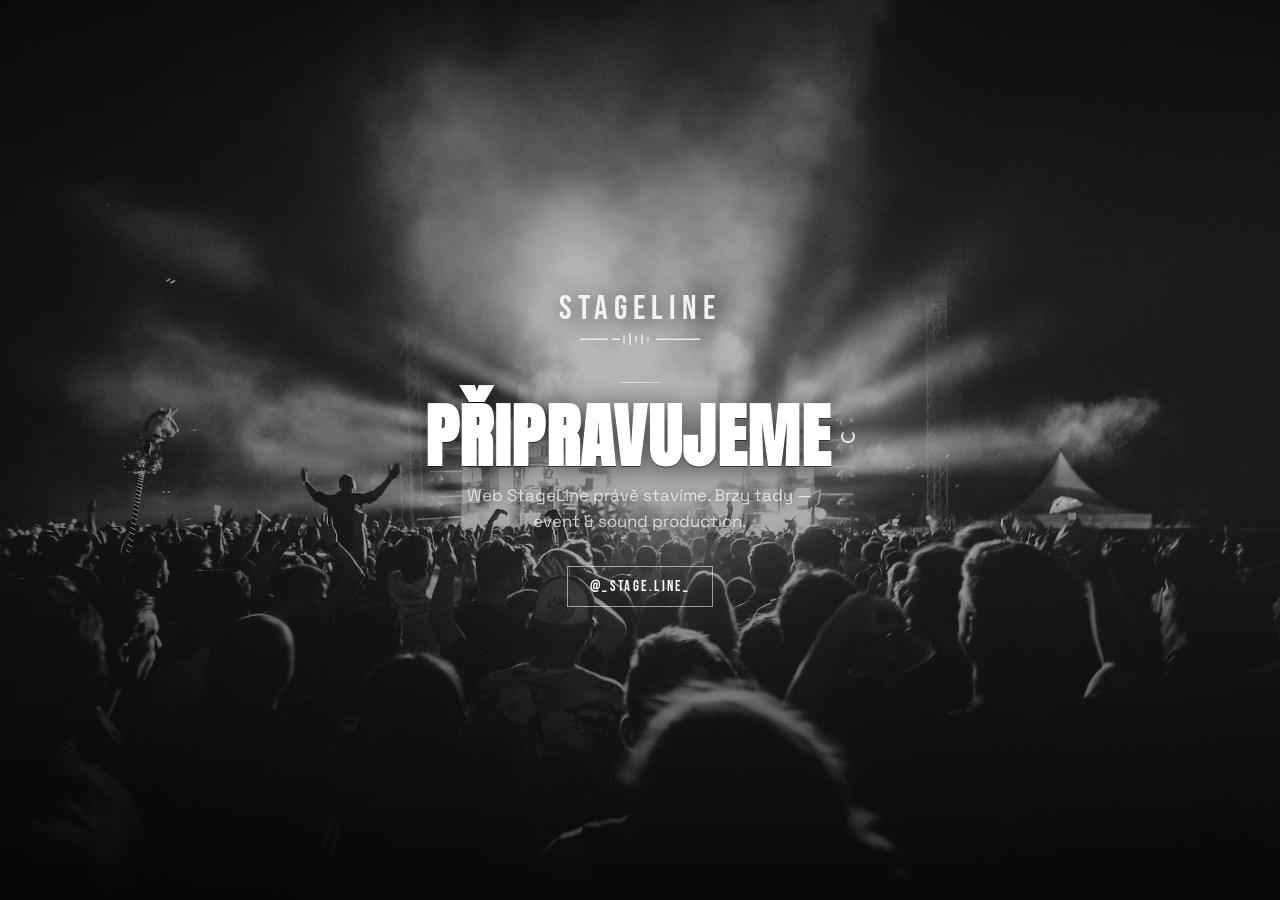
<file: index.html>
<!DOCTYPE html>
<html lang="cs">
<head>
  <meta charset="UTF-8" />
  <meta name="viewport" content="width=device-width, initial-scale=1.0" />
  <title>StageLine — Připravujeme</title>
  <meta name="description" content="StageLine — web připravujeme. Brzy tady." />
  <meta name="robots" content="noindex" />
  <link rel="icon" href="assets/favicon.svg?v=2" type="image/svg+xml" />
  <link rel="icon" href="assets/favicon-32.png?v=2" type="image/png" sizes="32x32" />
  <link rel="shortcut icon" href="assets/favicon.ico?v=2" />
  <link rel="apple-touch-icon" href="assets/apple-touch-icon.png?v=2" sizes="180x180" />
<link rel="icon" href="assets/favicon-32.png?v=2" type="image/png" sizes="32x32" />
  <link rel="shortcut icon" href="assets/favicon.ico?v=2" />
  <link rel="apple-touch-icon" href="assets/apple-touch-icon.png?v=2" sizes="180x180" />
  <link rel="preconnect" href="https://fonts.googleapis.com" />
  <link rel="preconnect" href="https://fonts.gstatic.com" crossorigin />
  <link href="https://fonts.googleapis.com/css2?family=Anton&family=Bebas+Neue&family=Space+Grotesk:wght@400;500;600;700&display=swap" rel="stylesheet" />
  <style>
    /* Temporary gate — full site lives in home.html */
    :root {
      --bg: #050505;
      --ink: #f2f2f2;
      --muted: #9a9a9a;
      --line: #e8e8e8;
      --font-display: "Anton", Impact, sans-serif;
      --font-poster: "Bebas Neue", "Arial Narrow", sans-serif;
      --font-body: "Space Grotesk", sans-serif;
    }

    * { box-sizing: border-box; margin: 0; padding: 0; }

    html, body {
      height: 100%;
      background: var(--bg);
      color: var(--ink);
      font-family: var(--font-body);
      -webkit-font-smoothing: antialiased;
      overflow: hidden;
    }

    a { color: inherit; text-decoration: none; }

    .grain {
      pointer-events: none;
      position: fixed;
      inset: 0;
      z-index: 50;
      opacity: 0.035;
      mix-blend-mode: soft-light;
      background-image: url("data:image/svg+xml,%3Csvg viewBox='0 0 200 200' xmlns='http://www.w3.org/2000/svg'%3E%3Cfilter id='n'%3E%3CfeTurbulence type='fractalNoise' baseFrequency='0.85' numOctaves='4' stitchTiles='stitch'/%3E%3C/filter%3E%3Crect width='100%25' height='100%25' filter='url(%23n)'/%3E%3C/svg%3E");
    }

    .gate {
      position: relative;
      min-height: 100dvh;
      display: grid;
      place-items: center;
      padding: 2rem 1.5rem;
      isolation: isolate;
    }

    .gate-bg {
      position: absolute;
      inset: 0;
      z-index: -1;
      overflow: hidden;
      pointer-events: none;
    }

    .gate-bg img {
      width: 100%;
      height: 100%;
      object-fit: cover;
      object-position: center 40%;
      filter: grayscale(1) contrast(1.26) brightness(1.08) saturate(0);
      transform: scale(1.04);
      transform-origin: 50% 40%;
      animation: kenBurns 42s ease-in-out infinite alternate;
    }

    .gate-bg::after {
      content: "";
      position: absolute;
      inset: 0;
      background:
        linear-gradient(90deg, rgba(0, 0, 0, 0.55) 0%, rgba(0, 0, 0, 0.28) 45%, rgba(0, 0, 0, 0.35) 100%),
        linear-gradient(180deg, rgba(0, 0, 0, 0.45) 0%, transparent 28%, transparent 55%, rgba(0, 0, 0, 0.72) 100%);
    }

    @keyframes kenBurns {
      from { transform: scale(1.03) translate3d(0, 0, 0); }
      to { transform: scale(1.09) translate3d(-0.7%, -0.4%, 0); }
    }

    .gate-inner {
      position: relative;
      text-align: center;
      max-width: 28rem;
      animation: riseIn 1s cubic-bezier(0.16, 1, 0.3, 1) both;
    }

    @keyframes riseIn {
      from { opacity: 0; transform: translateY(24px); }
      to { opacity: 1; transform: translateY(0); }
    }

    .gate-brand {
      display: flex;
      flex-direction: column;
      align-items: center;
      gap: 0.35rem;
      margin-bottom: 2.25rem;
    }

    .gate-brand strong {
      font-family: var(--font-poster);
      font-size: clamp(1.6rem, 4vw, 2.1rem);
      font-weight: 400;
      letter-spacing: 0.18em;
      line-height: 1;
      text-shadow: 0 2px 24px rgba(0, 0, 0, 0.7);
    }

    .soundwave {
      width: 7.5rem;
      height: 0.9rem;
      color: rgba(255, 255, 255, 0.75);
    }

    .gate-title-row {
      display: inline-flex;
      align-items: center;
      justify-content: center;
      gap: 0.65rem;
      margin-bottom: 0.85rem;
    }

    .gate-title {
      font-family: var(--font-display);
      font-size: clamp(2.6rem, 9vw, 4.4rem);
      line-height: 0.9;
      letter-spacing: 0.02em;
      text-transform: uppercase;
      color: #fff;
      text-shadow:
        0 1px 0 rgba(0, 0, 0, 0.55),
        0 4px 28px rgba(0, 0, 0, 0.7);
    }

    .gate-spinner {
      width: 0.85em;
      height: 0.85em;
      flex-shrink: 0;
      border: 2px solid rgba(255, 255, 255, 0.85);
      border-top-color: transparent;
      border-radius: 50%;
      animation: spin 0.9s linear infinite;
    }

    @keyframes spin {
      to { transform: rotate(360deg); }
    }

    .gate-copy {
      font-size: clamp(0.92rem, 2vw, 1.05rem);
      line-height: 1.55;
      color: rgba(255, 255, 255, 0.72);
      text-shadow: 0 1px 12px rgba(0, 0, 0, 0.5);
      max-width: 22rem;
      margin: 0 auto 2rem;
    }

    .gate-ig {
      display: inline-block;
      font-family: var(--font-poster);
      font-size: 0.95rem;
      letter-spacing: 0.16em;
      text-transform: uppercase;
      padding: 0.65rem 1.35rem;
      border: 1px solid rgba(255, 255, 255, 0.55);
      color: #fff;
      transition: background 0.2s ease, color 0.2s ease, border-color 0.2s ease;
    }

    .gate-ig:hover {
      background: #fff;
      color: #050505;
      border-color: #fff;
    }

    .gate-rule {
      width: 2.5rem;
      height: 1px;
      background: var(--line);
      margin: 0 auto 1.35rem;
      opacity: 0.7;
    }
  </style>
</head>
<body>
  <div class="grain" aria-hidden="true"></div>

  <main class="gate" aria-label="Připravujeme">
    <div class="gate-bg" aria-hidden="true">
      <img src="assets/welcome-bg.jpg?v=7" alt="" width="2400" height="1600" decoding="async" />
    </div>

    <div class="gate-inner">
      <div class="gate-brand">
        <strong>STAGELINE</strong>
        <svg class="soundwave" viewBox="0 0 120 14" fill="none" aria-hidden="true">
          <path d="M0 7h28M32 7h8M44 3v8M50 1v12M56 4v6M62 2v10M68 5v4M76 7h44" stroke="currentColor" stroke-width="1.5"/>
        </svg>
      </div>

      <div class="gate-rule" aria-hidden="true"></div>

      <div class="gate-title-row">
        <h1 class="gate-title">Připravujeme</h1>
        <span class="gate-spinner" aria-hidden="true"></span>
      </div>

      <p class="gate-copy">
        Web StageLine právě stavíme. Brzy tady — event &amp; sound production.
      </p>

      <a
        class="gate-ig"
        href="https://www.instagram.com/_stage.line_/"
        target="_blank"
        rel="noopener"
      >@_stage.line_</a>
    </div>
  </main>
</body>
</html>
</file>
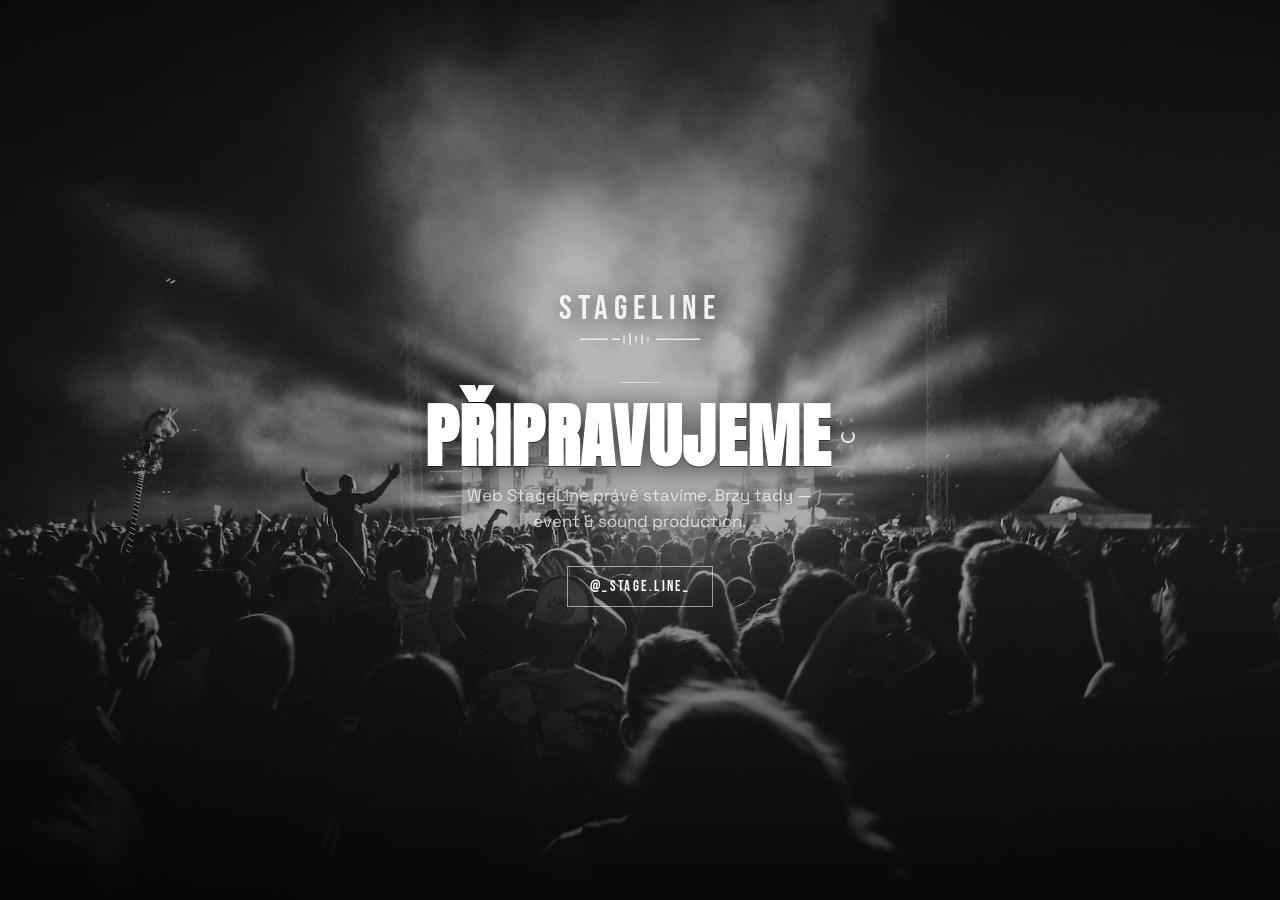
<file: _stage.line_/index.html>
<!DOCTYPE html>
<html lang="cs">
<head>
  <meta charset="UTF-8" />
  <meta name="viewport" content="width=device-width, initial-scale=1.0" />
  <title>StageLine — Připravujeme</title>
  <meta name="description" content="StageLine — web připravujeme. Brzy tady." />
  <meta name="robots" content="noindex" />
  <link rel="icon" type="image/png" href="assets/logo-official.png" />
  <link rel="apple-touch-icon" href="assets/logo-official.png" />
  <link rel="preconnect" href="https://fonts.googleapis.com" />
  <link rel="preconnect" href="https://fonts.gstatic.com" crossorigin />
  <link href="https://fonts.googleapis.com/css2?family=Anton&family=Bebas+Neue&family=Space+Grotesk:wght@400;500;600;700&display=swap" rel="stylesheet" />
  <style>
    /* Temporary gate — full site lives in home.html */
    :root {
      --bg: #050505;
      --ink: #f2f2f2;
      --muted: #9a9a9a;
      --line: #e8e8e8;
      --font-display: "Anton", Impact, sans-serif;
      --font-poster: "Bebas Neue", "Arial Narrow", sans-serif;
      --font-body: "Space Grotesk", sans-serif;
    }

    * { box-sizing: border-box; margin: 0; padding: 0; }

    html, body {
      height: 100%;
      background: var(--bg);
      color: var(--ink);
      font-family: var(--font-body);
      -webkit-font-smoothing: antialiased;
      overflow: hidden;
    }

    a { color: inherit; text-decoration: none; }

    .grain {
      pointer-events: none;
      position: fixed;
      inset: 0;
      z-index: 50;
      opacity: 0.035;
      mix-blend-mode: soft-light;
      background-image: url("data:image/svg+xml,%3Csvg viewBox='0 0 200 200' xmlns='http://www.w3.org/2000/svg'%3E%3Cfilter id='n'%3E%3CfeTurbulence type='fractalNoise' baseFrequency='0.85' numOctaves='4' stitchTiles='stitch'/%3E%3C/filter%3E%3Crect width='100%25' height='100%25' filter='url(%23n)'/%3E%3C/svg%3E");
    }

    .gate {
      position: relative;
      min-height: 100dvh;
      display: grid;
      place-items: center;
      padding: 2rem 1.5rem;
      isolation: isolate;
    }

    .gate-bg {
      position: absolute;
      inset: 0;
      z-index: -1;
      overflow: hidden;
      pointer-events: none;
    }

    .gate-bg img {
      width: 100%;
      height: 100%;
      object-fit: cover;
      object-position: center 40%;
      filter: grayscale(1) contrast(1.26) brightness(1.08) saturate(0);
      transform: scale(1.04);
      transform-origin: 50% 40%;
      animation: kenBurns 42s ease-in-out infinite alternate;
    }

    .gate-bg::after {
      content: "";
      position: absolute;
      inset: 0;
      background:
        linear-gradient(90deg, rgba(0, 0, 0, 0.55) 0%, rgba(0, 0, 0, 0.28) 45%, rgba(0, 0, 0, 0.35) 100%),
        linear-gradient(180deg, rgba(0, 0, 0, 0.45) 0%, transparent 28%, transparent 55%, rgba(0, 0, 0, 0.72) 100%);
    }

    @keyframes kenBurns {
      from { transform: scale(1.03) translate3d(0, 0, 0); }
      to { transform: scale(1.09) translate3d(-0.7%, -0.4%, 0); }
    }

    .gate-inner {
      position: relative;
      text-align: center;
      max-width: 28rem;
      animation: riseIn 1s cubic-bezier(0.16, 1, 0.3, 1) both;
    }

    @keyframes riseIn {
      from { opacity: 0; transform: translateY(24px); }
      to { opacity: 1; transform: translateY(0); }
    }

    .gate-brand {
      display: flex;
      flex-direction: column;
      align-items: center;
      gap: 0.35rem;
      margin-bottom: 2.25rem;
    }

    .gate-brand strong {
      font-family: var(--font-poster);
      font-size: clamp(1.6rem, 4vw, 2.1rem);
      font-weight: 400;
      letter-spacing: 0.18em;
      line-height: 1;
      text-shadow: 0 2px 24px rgba(0, 0, 0, 0.7);
    }

    .soundwave {
      width: 7.5rem;
      height: 0.9rem;
      color: rgba(255, 255, 255, 0.75);
    }

    .gate-title-row {
      display: inline-flex;
      align-items: center;
      justify-content: center;
      gap: 0.65rem;
      margin-bottom: 0.85rem;
    }

    .gate-title {
      font-family: var(--font-display);
      font-size: clamp(2.6rem, 9vw, 4.4rem);
      line-height: 0.9;
      letter-spacing: 0.02em;
      text-transform: uppercase;
      color: #fff;
      text-shadow:
        0 1px 0 rgba(0, 0, 0, 0.55),
        0 4px 28px rgba(0, 0, 0, 0.7);
    }

    .gate-spinner {
      width: 0.85em;
      height: 0.85em;
      flex-shrink: 0;
      border: 2px solid rgba(255, 255, 255, 0.85);
      border-top-color: transparent;
      border-radius: 50%;
      animation: spin 0.9s linear infinite;
    }

    @keyframes spin {
      to { transform: rotate(360deg); }
    }

    .gate-copy {
      font-size: clamp(0.92rem, 2vw, 1.05rem);
      line-height: 1.55;
      color: rgba(255, 255, 255, 0.72);
      text-shadow: 0 1px 12px rgba(0, 0, 0, 0.5);
      max-width: 22rem;
      margin: 0 auto 2rem;
    }

    .gate-ig {
      display: inline-block;
      font-family: var(--font-poster);
      font-size: 0.95rem;
      letter-spacing: 0.16em;
      text-transform: uppercase;
      padding: 0.65rem 1.35rem;
      border: 1px solid rgba(255, 255, 255, 0.55);
      color: #fff;
      transition: background 0.2s ease, color 0.2s ease, border-color 0.2s ease;
    }

    .gate-ig:hover {
      background: #fff;
      color: #050505;
      border-color: #fff;
    }

    .gate-rule {
      width: 2.5rem;
      height: 1px;
      background: var(--line);
      margin: 0 auto 1.35rem;
      opacity: 0.7;
    }
  </style>
</head>
<body>
  <div class="grain" aria-hidden="true"></div>

  <main class="gate" aria-label="Připravujeme">
    <div class="gate-bg" aria-hidden="true">
      <img src="assets/welcome-bg.jpg?v=7" alt="" width="2400" height="1600" decoding="async" />
    </div>

    <div class="gate-inner">
      <div class="gate-brand">
        <strong>STAGELINE</strong>
        <svg class="soundwave" viewBox="0 0 120 14" fill="none" aria-hidden="true">
          <path d="M0 7h28M32 7h8M44 3v8M50 1v12M56 4v6M62 2v10M68 5v4M76 7h44" stroke="currentColor" stroke-width="1.5"/>
        </svg>
      </div>

      <div class="gate-rule" aria-hidden="true"></div>

      <div class="gate-title-row">
        <h1 class="gate-title">Připravujeme</h1>
        <span class="gate-spinner" aria-hidden="true"></span>
      </div>

      <p class="gate-copy">
        Web StageLine právě stavíme. Brzy tady — event &amp; sound production.
      </p>

      <a
        class="gate-ig"
        href="https://www.instagram.com/_stage.line_/"
        target="_blank"
        rel="noopener"
      >@_stage.line_</a>
    </div>
  </main>
</body>
</html>
</file>
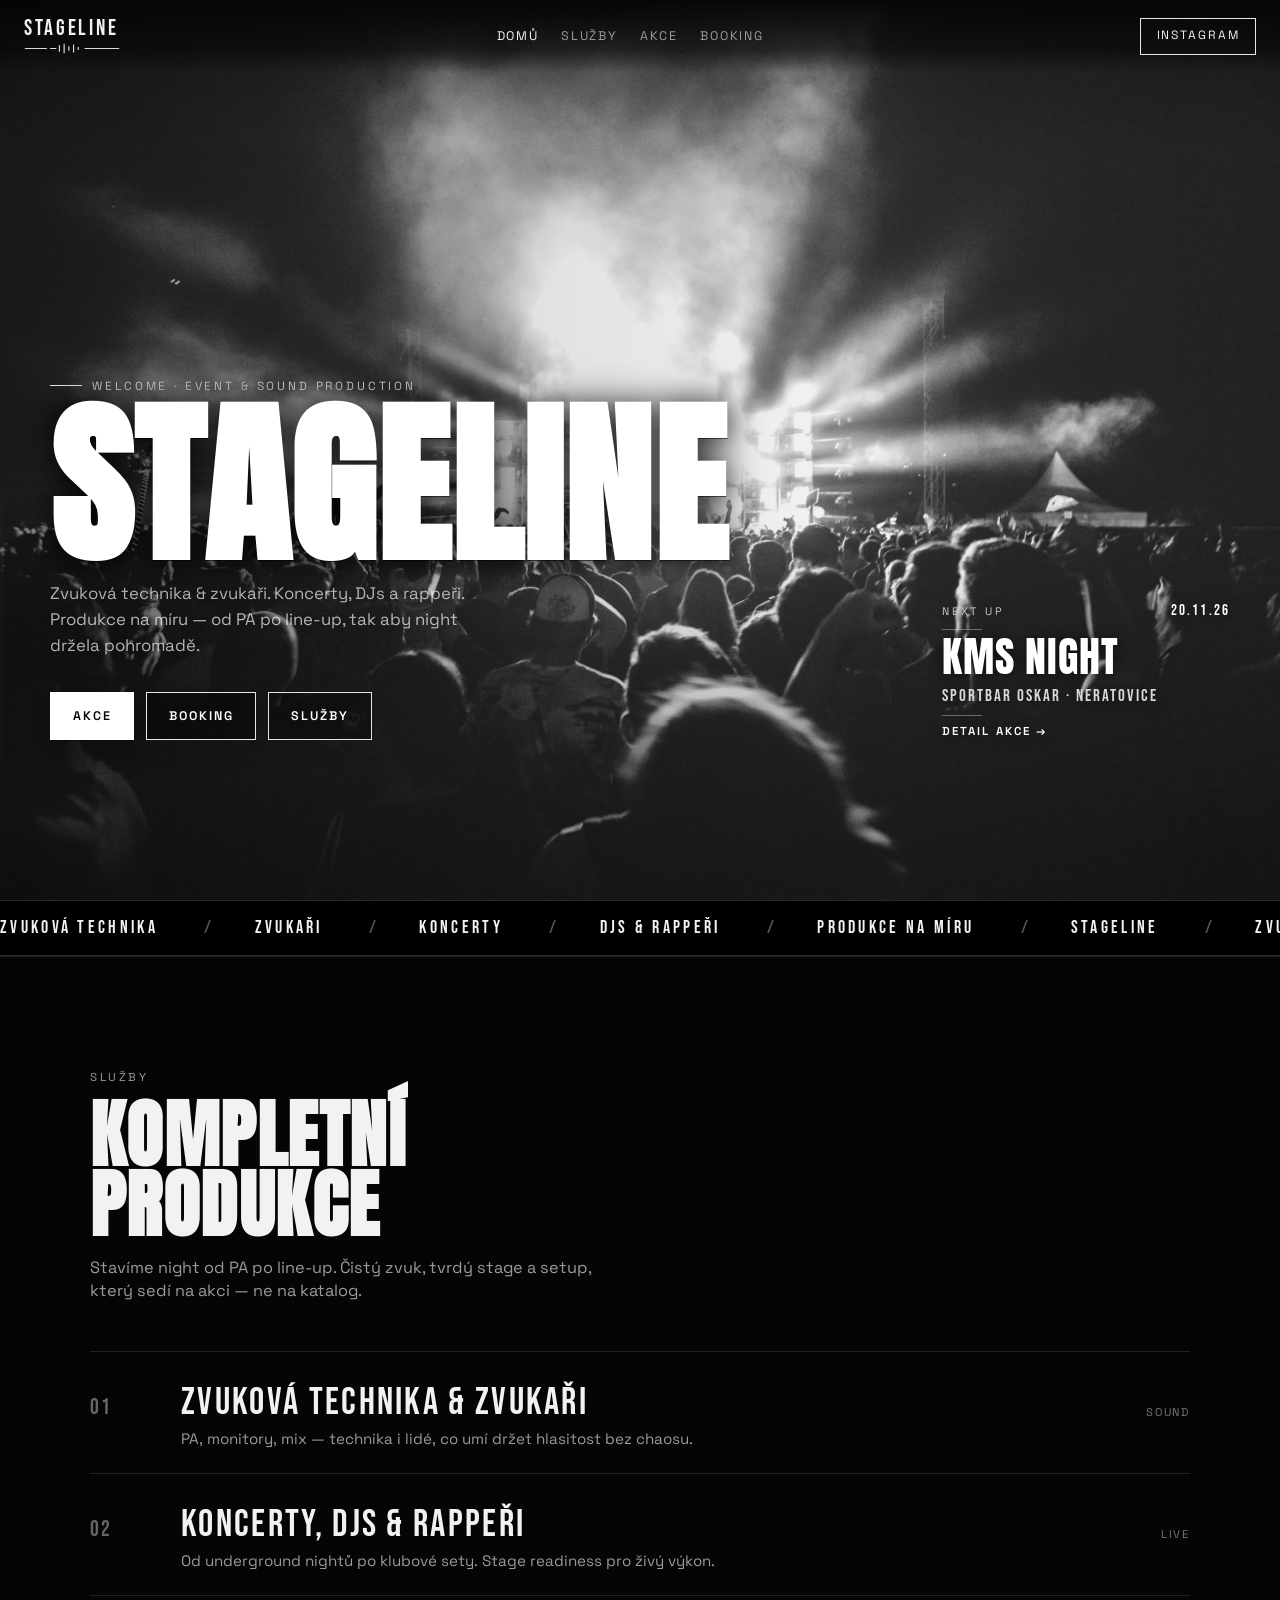
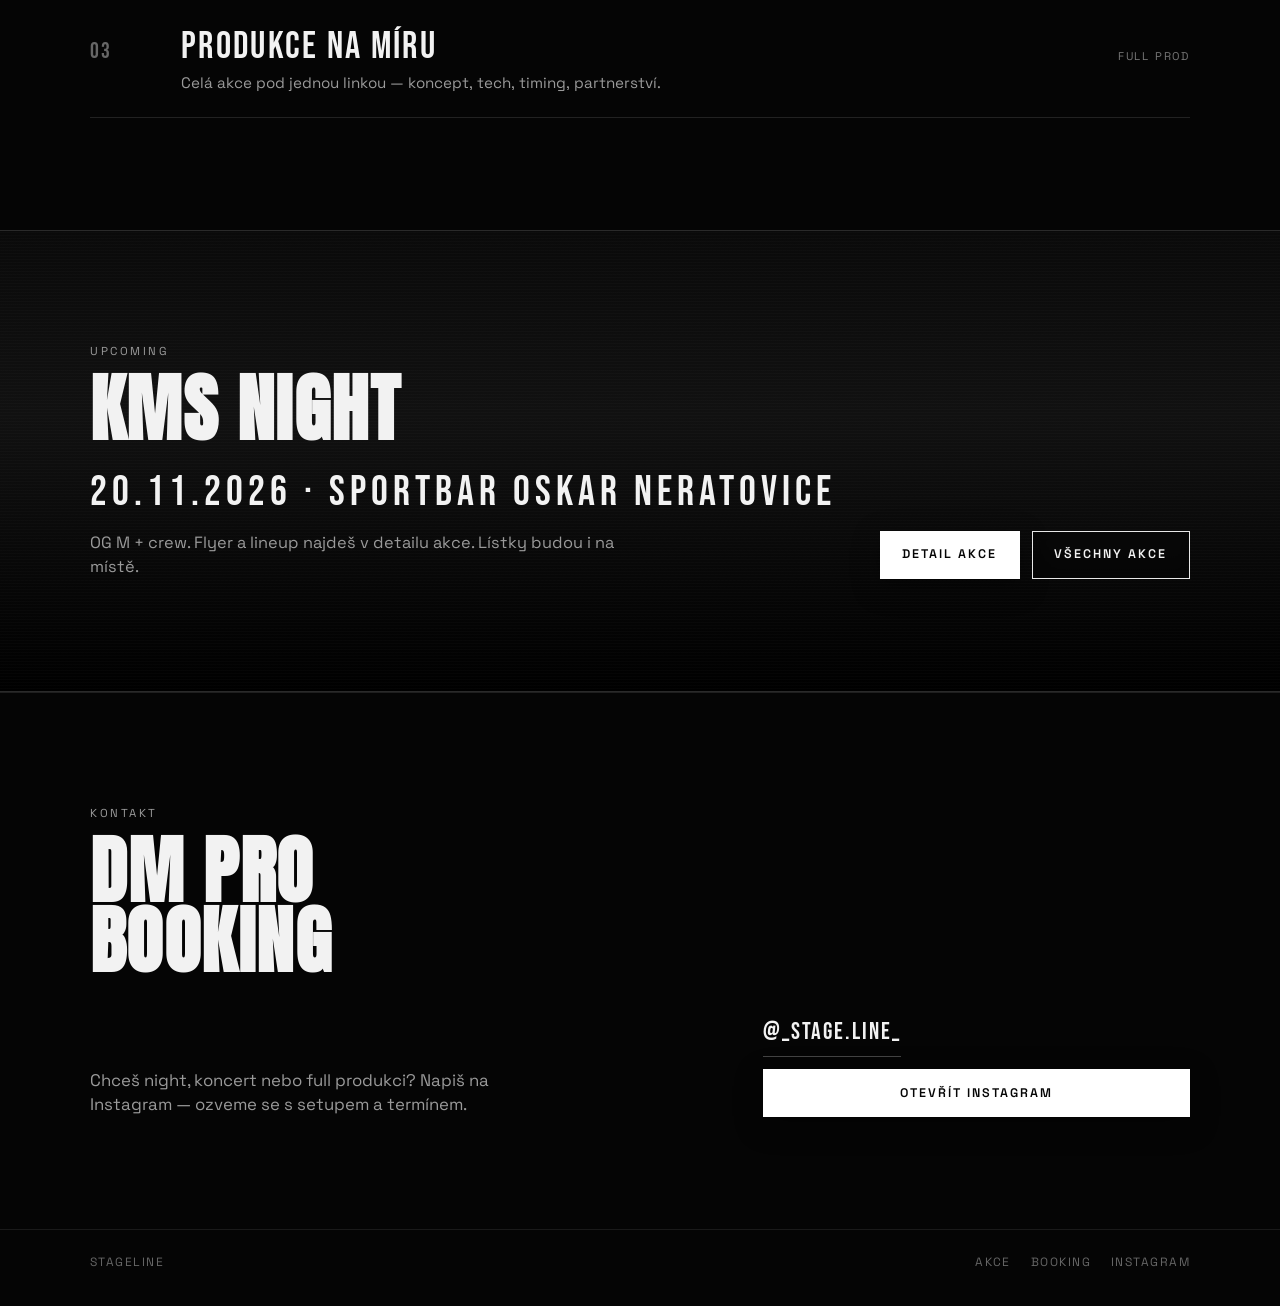
<file: home.html>
<!DOCTYPE html>
<html lang="cs">
<head>
  <meta charset="UTF-8" />
  <meta name="viewport" content="width=device-width, initial-scale=1.0" />
  <title>StageLine — Event & Sound Production</title>
  <meta name="description" content="Zvuková technika, zvukaři, koncerty, DJs & rappeři. Kompletní produkce na míru." />
  <link rel="icon" href="assets/favicon.svg?v=2" type="image/svg+xml" />
  <link rel="icon" href="assets/favicon-32.png?v=2" type="image/png" sizes="32x32" />
  <link rel="shortcut icon" href="assets/favicon.ico?v=2" />
  <link rel="apple-touch-icon" href="assets/apple-touch-icon.png?v=2" sizes="180x180" />
<link rel="icon" href="assets/favicon-32.png?v=2" type="image/png" sizes="32x32" />
  <link rel="apple-touch-icon" href="assets/apple-touch-icon.png?v=2" sizes="180x180" />
  <link rel="preconnect" href="https://fonts.googleapis.com" />
  <link rel="preconnect" href="https://fonts.gstatic.com" crossorigin />
  <link href="https://fonts.googleapis.com/css2?family=Anton&family=Bebas+Neue&family=Space+Grotesk:wght@400;500;600;700&display=swap" rel="stylesheet" />
  <link rel="stylesheet" href="assets/styles.css?v=13" />
</head>
<body>
  <div class="grain" aria-hidden="true"></div>

  <header class="nav">
    <a class="nav-brand" href="/" aria-label="StageLine Domů">
      <span class="nav-brand-text">
        <strong>STAGELINE</strong>
        <svg class="soundwave" viewBox="0 0 120 14" fill="none" aria-hidden="true">
          <path d="M0 7h28M32 7h8M44 3v8M50 1v12M56 4v6M62 2v10M68 5v4M76 7h44" stroke="currentColor" stroke-width="1.5"/>
        </svg>
      </span>
    </a>
    <nav class="nav-links" aria-label="Hlavní">
      <a href="/" aria-current="page">Domů</a>
      <a href="/#sluzby">Služby</a>
      <a href="/akce">Akce</a>
      <a href="/#kontakt">Booking</a>
    </nav>
    <a class="nav-cta" href="https://www.instagram.com/_stage.line_/" target="_blank" rel="noopener">Instagram</a>
  </header>

  <main id="top">
    <section class="hero hero-welcome" aria-label="Vítej">
      <div class="hero-bg" aria-hidden="true">
        <img src="assets/welcome-bg.jpg?v=7" alt="" width="2400" height="1600" decoding="async" />
      </div>
      <div class="hero-shell">
        <div class="hero-content">
          <p class="hero-kicker">Welcome · Event &amp; Sound Production</p>
          <h1 class="brand-mark">StageLine</h1>
          <p class="hero-lead">
            Zvuková technika &amp; zvukaři. Koncerty, DJs a rappeři. Produkce na míru —
            od PA po line-up, tak aby night držela pohromadě.
          </p>
          <div class="hero-actions">
            <a class="btn btn-fill" href="/akce">Akce</a>
            <a class="btn btn-fill btn-fill-invert" href="/#kontakt">Booking</a>
            <a class="btn btn-ghost btn-on-photo" href="/#sluzby">Služby</a>
          </div>
        </div>
        <a class="hero-flyer" href="/kms-night" aria-label="KMS Night — detail akce">
          <span class="hero-flyer-top">
            <span class="hero-flyer-eyebrow">Next up</span>
            <span class="hero-flyer-tag">20.11.26</span>
          </span>
          <span class="hero-flyer-rule" aria-hidden="true"></span>
          <span class="hero-flyer-title">KMS Night</span>
          <span class="hero-flyer-meta">Sportbar Oskar · Neratovice</span>
          <span class="hero-flyer-rule" aria-hidden="true"></span>
          <span class="hero-flyer-cta">Detail akce →</span>
        </a>
      </div>
    </section>

    <div class="marquee" aria-hidden="true">
      <div class="marquee-track">
        <span>Zvuková technika</span>
        <span>Zvukaři</span>
        <span>Koncerty</span>
        <span>DJs &amp; Rappeři</span>
        <span>Produkce na míru</span>
        <span>StageLine</span>
        <span>Zvuková technika</span>
        <span>Zvukaři</span>
        <span>Koncerty</span>
        <span>DJs &amp; Rappeři</span>
        <span>Produkce na míru</span>
        <span>StageLine</span>
      </div>
    </div>

    <section class="services" id="sluzby">
      <div class="wrap">
        <p class="section-label">Služby</p>
        <h2 class="section-title">Kompletní<br />produkce</h2>
        <p class="section-copy">
          Stavíme night od PA po line-up. Čistý zvuk, tvrdý stage a setup, který sedí na akci — ne na katalog.
        </p>

        <div class="service-list">
          <article class="service-row">
            <span class="service-num">01</span>
            <div>
              <h3>Zvuková technika &amp; zvukaři</h3>
              <p>PA, monitory, mix — technika i lidé, co umí držet hlasitost bez chaosu.</p>
            </div>
            <span class="service-tag">Sound</span>
          </article>
          <article class="service-row">
            <span class="service-num">02</span>
            <div>
              <h3>Koncerty, DJs &amp; rappeři</h3>
              <p>Od underground nightů po klubové sety. Stage readiness pro živý výkon.</p>
            </div>
            <span class="service-tag">Live</span>
          </article>
          <article class="service-row">
            <span class="service-num">03</span>
            <div>
              <h3>Produkce na míru</h3>
              <p>Celá akce pod jednou linkou — koncept, tech, timing, partnerství.</p>
            </div>
            <span class="service-tag">Full prod</span>
          </article>
        </div>
      </div>
    </section>

    <section class="upcoming-strip" id="event" aria-label="Nadcházející akce">
      <div class="wrap upcoming-inner">
        <div>
          <p class="section-label">Upcoming</p>
          <h2 class="section-title">KMS Night</h2>
          <p class="event-date">20.11.2026 · Sportbar Oskar Neratovice</p>
          <p class="section-copy">OG M + crew. Flyer a lineup najdeš v detailu akce. Lístky budou i na místě.</p>
        </div>
        <div class="upcoming-actions">
          <a class="btn btn-fill" href="/kms-night">Detail akce</a>
          <a class="btn btn-ghost" href="/akce">Všechny akce</a>
        </div>
      </div>
    </section>

    <section class="contact" id="kontakt">
      <div class="wrap">
        <p class="section-label">Kontakt</p>
        <h2 class="section-title">DM pro<br />booking</h2>
        <div class="contact-box">
          <p>
            Chceš night, koncert nebo full produkci? Napiš na Instagram — ozveme se s setupem a termínem.
          </p>
          <div class="contact-actions">
            <a class="ig-link" href="https://www.instagram.com/_stage.line_/" target="_blank" rel="noopener">@_stage.line_</a>
            <a class="btn btn-fill" href="https://www.instagram.com/_stage.line_/" target="_blank" rel="noopener">Otevřít Instagram</a>
          </div>
        </div>
      </div>
    </section>
  </main>

  <footer>
    <div class="wrap footer-inner">
      <a href="/">StageLine</a>
      <div class="footer-links">
        <a href="/akce">Akce</a>
        <a href="/#kontakt">Booking</a>
        <a href="https://www.instagram.com/_stage.line_/" target="_blank" rel="noopener">Instagram</a>
      </div>
    </div>
  </footer>
</body>
</html>
</file>
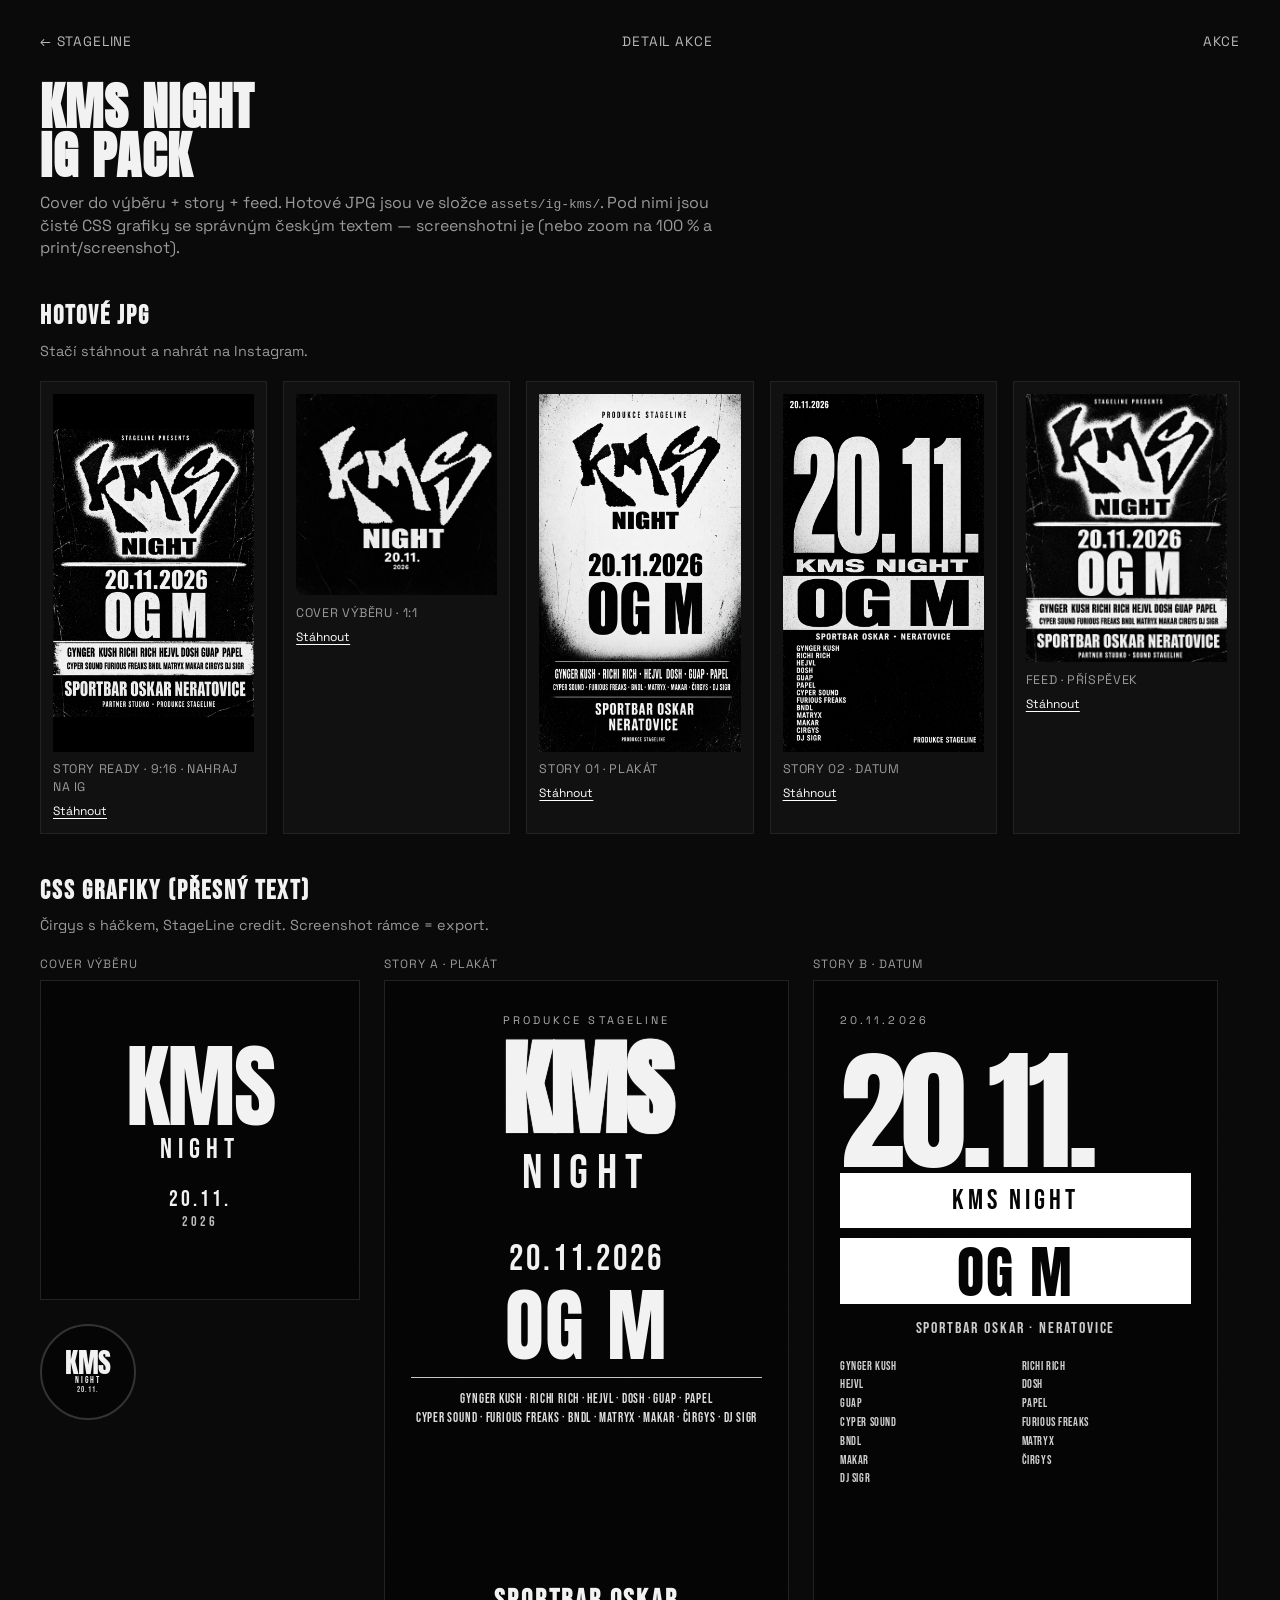
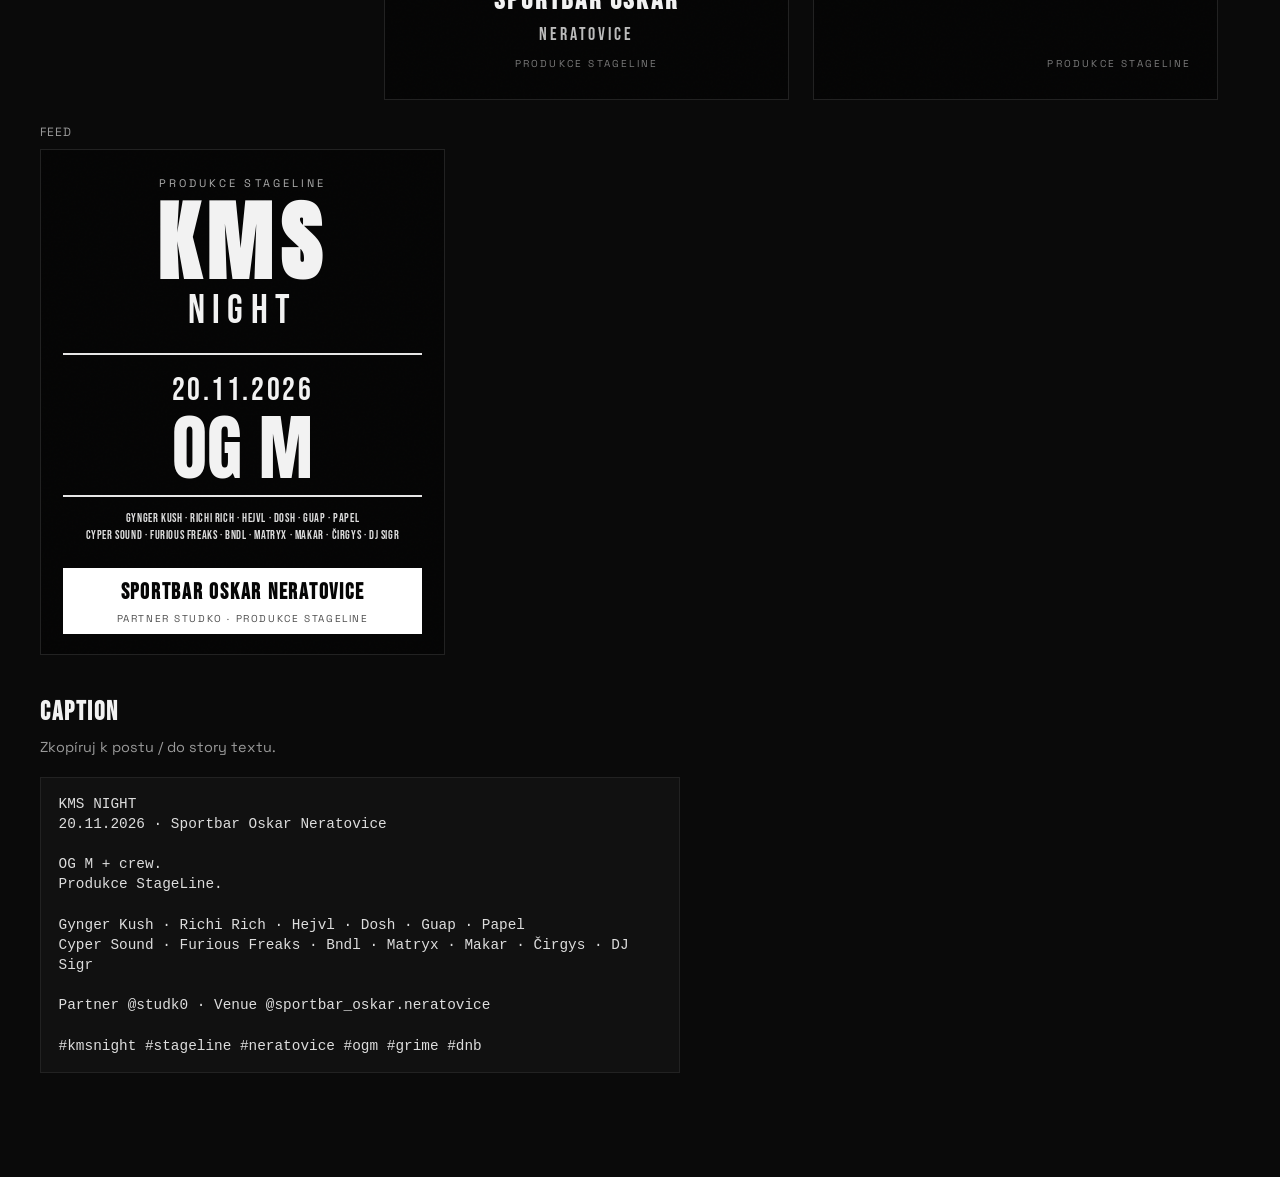
<file: ig-kms.html>
<!DOCTYPE html>
<html lang="cs">
<head>
  <meta charset="UTF-8" />
  <meta name="viewport" content="width=device-width, initial-scale=1.0" />
  <title>KMS Night — IG pack · StageLine</title>
  <meta name="description" content="Grafiky do Instagram výběru a stories pro KMS Night 20.11.2026." />
  <link rel="icon" href="assets/favicon.svg?v=2" type="image/svg+xml" />
  <link rel="icon" href="assets/favicon-32.png?v=2" type="image/png" sizes="32x32" />
  <link rel="shortcut icon" href="assets/favicon.ico?v=2" />
  <link rel="apple-touch-icon" href="assets/apple-touch-icon.png?v=2" sizes="180x180" />
<link rel="preconnect" href="https://fonts.googleapis.com" />
  <link rel="preconnect" href="https://fonts.gstatic.com" crossorigin />
  <link href="https://fonts.googleapis.com/css2?family=Anton&family=Bebas+Neue&family=Space+Grotesk:wght@400;500;600;700&display=swap" rel="stylesheet" />
  <link rel="stylesheet" href="assets/ig-kms/ig-pack.css" />
</head>
<body>
  <div class="pack">
    <div class="pack-nav">
      <a href="/">← StageLine</a>
      <a href="/kms-night">Detail akce</a>
      <a href="/akce">Akce</a>
    </div>

    <h1 class="pack-title">KMS Night<br />IG pack</h1>
    <p class="pack-lead">
      Cover do výběru + story + feed. Hotové JPG jsou ve složce
      <code>assets/ig-kms/</code>. Pod nimi jsou čisté CSS grafiky se správným
      českým textem — screenshotni je (nebo zoom na 100&nbsp;% a print/screenshot).
    </p>

    <section class="pack-section" aria-label="Hotové JPG">
      <h2>Hotové JPG</h2>
      <p class="hint">Stačí stáhnout a nahrát na Instagram.</p>
      <div class="gallery">
        <figure>
          <img src="assets/ig-kms/story-ready.jpg" alt="Story ready KMS Night" width="1080" height="1920" />
          <figcaption>Story ready · 9:16 · nahraj na IG</figcaption>
          <a class="download" href="assets/ig-kms/story-ready.jpg" download>Stáhnout</a>
        </figure>
        <figure>
          <img src="assets/ig-kms/highlight-cover.jpg" alt="Cover výběru KMS Night" width="1080" height="1080" />
          <figcaption>Cover výběru · 1:1</figcaption>
          <a class="download" href="assets/ig-kms/highlight-cover.jpg" download>Stáhnout</a>
        </figure>
        <figure>
          <img src="assets/ig-kms/story-01.jpg" alt="Story 01 KMS Night" width="1080" height="1920" />
          <figcaption>Story 01 · plakát</figcaption>
          <a class="download" href="assets/ig-kms/story-01.jpg" download>Stáhnout</a>
        </figure>
        <figure>
          <img src="assets/ig-kms/story-02.jpg" alt="Story 02 KMS Night" width="1080" height="1920" />
          <figcaption>Story 02 · datum</figcaption>
          <a class="download" href="assets/ig-kms/story-02.jpg" download>Stáhnout</a>
        </figure>
        <figure>
          <img src="assets/ig-kms/feed.jpg" alt="Feed post KMS Night" width="1080" height="1350" />
          <figcaption>Feed · příspěvek</figcaption>
          <a class="download" href="assets/ig-kms/feed.jpg" download>Stáhnout</a>
        </figure>
      </div>
    </section>

    <section class="pack-section" aria-label="CSS grafiky">
      <h2>CSS grafiky (přesný text)</h2>
      <p class="hint">Čirgys s háčkem, StageLine credit. Screenshot rámce = export.</p>

      <div class="frames">
        <div class="frame-wrap">
          <label>Cover výběru</label>
          <div class="cover" aria-label="Cover KMS Night">
            <div class="grain-layer" aria-hidden="true"></div>
            <div class="cover-inner">
              <div class="title-kms">KMS</div>
              <div class="title-night">NIGHT</div>
              <div class="cover-date">20.11.<span>2026</span></div>
            </div>
          </div>
          <div class="cover-preview" aria-hidden="true" title="Jak to vypadá v kruhu">
            <span>KMS<small>NIGHT</small><small class="cover-preview-date">20.11.</small></span>
          </div>
        </div>

        <div class="frame-wrap">
          <label>Story A · plakát</label>
          <article class="story" aria-label="Story A">
            <div class="grain-layer" aria-hidden="true"></div>
            <p class="kicker">Produkce StageLine</p>
            <h2 class="title-kms">KMS</h2>
            <p class="title-night">Night</p>
            <p class="date">20.11.2026</p>
            <p class="headliner">OG M</p>
            <div class="wire" aria-hidden="true"></div>
            <p class="lineup">
              Gynger Kush · Richi Rich · Hejvl · Dosh · Guap · Papel<br />
              Cyper Sound · Furious Freaks · Bndl · Matryx · Makar · Čirgys · DJ Sigr
            </p>
            <div class="venue">
              <strong>Sportbar Oskar</strong>
              <span>Neratovice</span>
            </div>
            <p class="credit">Produkce StageLine</p>
          </article>
        </div>

        <div class="frame-wrap">
          <label>Story B · datum</label>
          <article class="story story-b" aria-label="Story B">
            <div class="grain-layer" aria-hidden="true"></div>
            <p class="kicker" style="text-align:left">20.11.2026</p>
            <p class="big-date">20.11.</p>
            <p class="bar">KMS Night</p>
            <p class="bar-og">OG M</p>
            <p class="venue-inline">Sportbar Oskar · Neratovice</p>
            <div class="lineup-list">
              <span>Gynger Kush</span>
              <span>Richi Rich</span>
              <span>Hejvl</span>
              <span>Dosh</span>
              <span>Guap</span>
              <span>Papel</span>
              <span>Cyper Sound</span>
              <span>Furious Freaks</span>
              <span>Bndl</span>
              <span>Matryx</span>
              <span>Makar</span>
              <span>Čirgys</span>
              <span>DJ Sigr</span>
            </div>
            <p class="credit">Produkce StageLine</p>
          </article>
        </div>

        <div class="frame-wrap">
          <label>Feed</label>
          <article class="feed" aria-label="Feed post">
            <div class="grain-layer" aria-hidden="true"></div>
            <p class="kicker">Produkce StageLine</p>
            <h2 class="title-kms">KMS</h2>
            <p class="title-night">Night</p>
            <div class="wire" aria-hidden="true"></div>
            <p class="date">20.11.2026</p>
            <p class="headliner">OG M</p>
            <div class="wire" aria-hidden="true"></div>
            <p class="lineup">
              Gynger Kush · Richi Rich · Hejvl · Dosh · Guap · Papel<br />
              Cyper Sound · Furious Freaks · Bndl · Matryx · Makar · Čirgys · DJ Sigr
            </p>
            <div class="venue-bar">
              <strong>Sportbar Oskar Neratovice</strong>
              <span>Partner Studko · Produkce StageLine</span>
            </div>
          </article>
        </div>
      </div>
    </section>

    <section class="pack-section" aria-label="Caption">
      <h2>Caption</h2>
      <p class="hint">Zkopíruj k postu / do story textu.</p>
      <pre class="caption-box">KMS NIGHT
20.11.2026 · Sportbar Oskar Neratovice

OG M + crew.
Produkce StageLine.

Gynger Kush · Richi Rich · Hejvl · Dosh · Guap · Papel
Cyper Sound · Furious Freaks · Bndl · Matryx · Makar · Čirgys · DJ Sigr

Partner @studk0 · Venue @sportbar_oskar.neratovice

#kmsnight #stageline #neratovice #ogm #grime #dnb</pre>
    </section>
  </div>
</body>
</html>
</file>
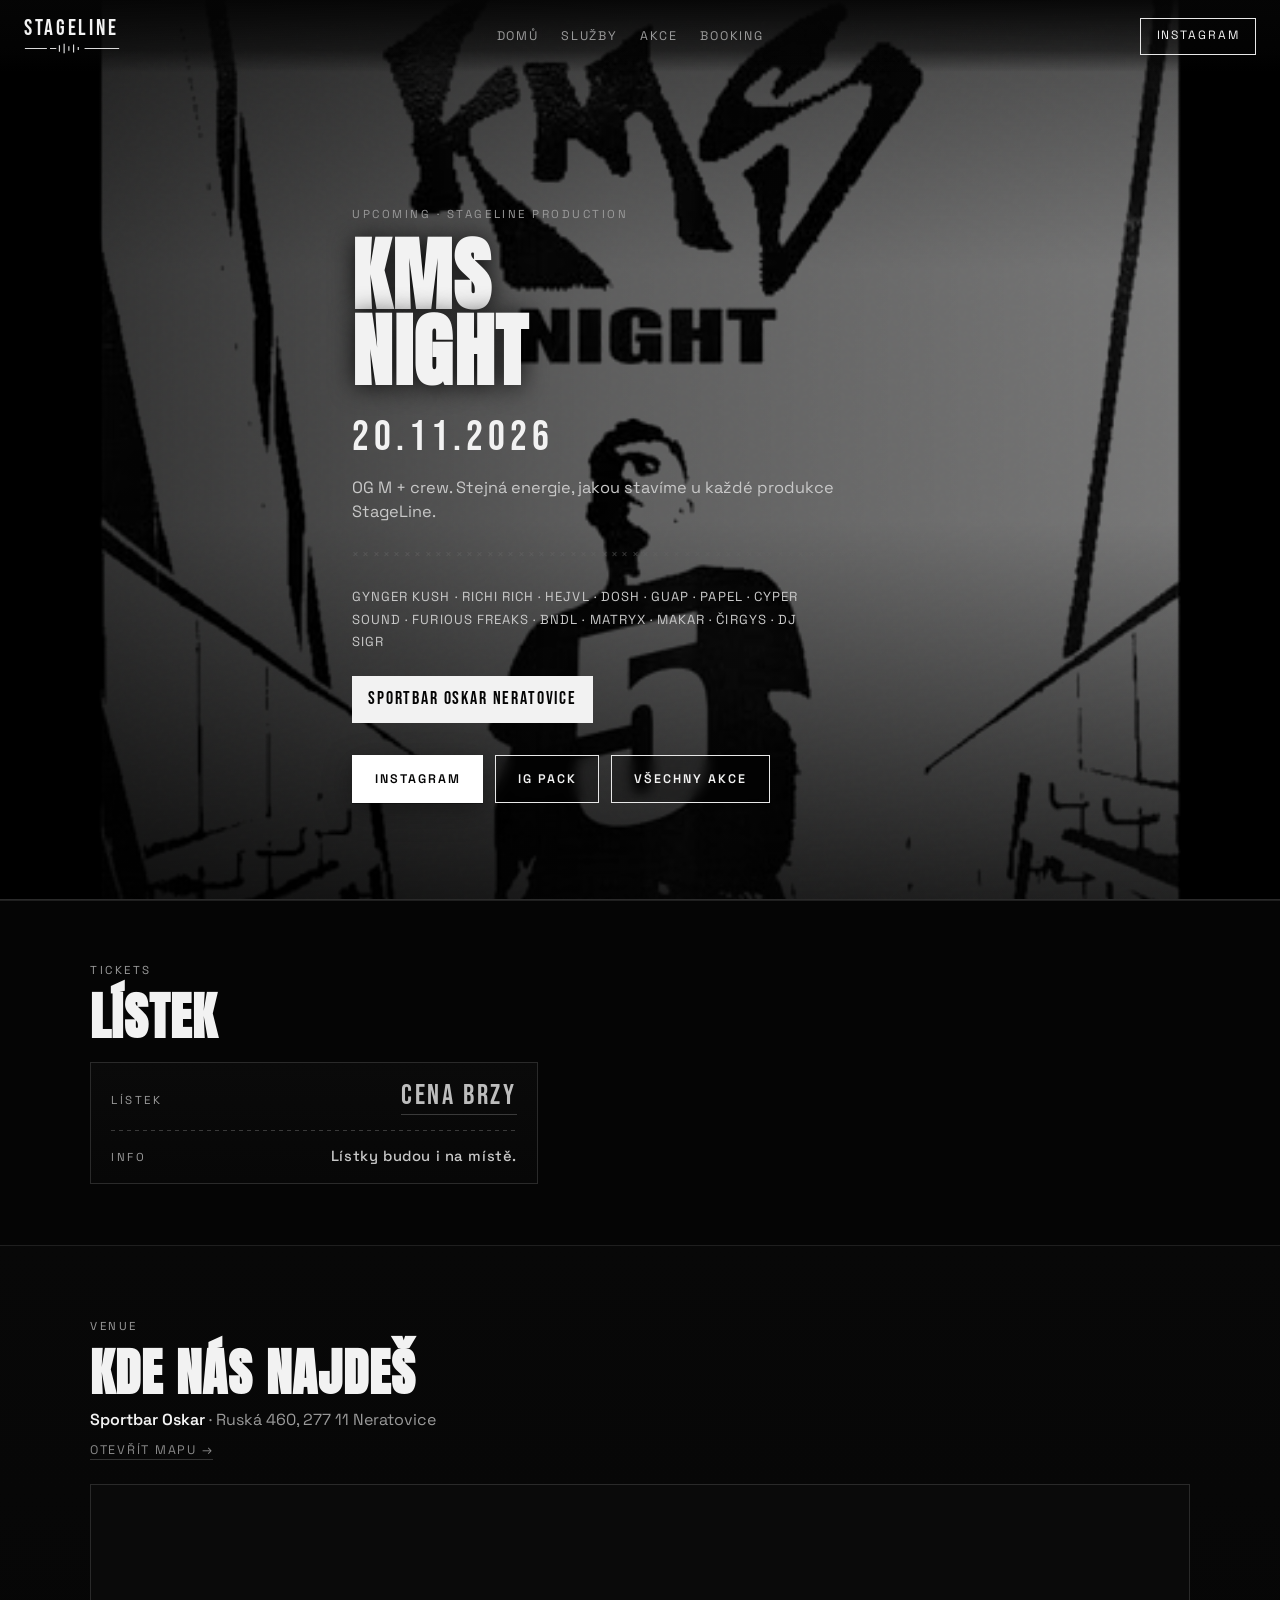
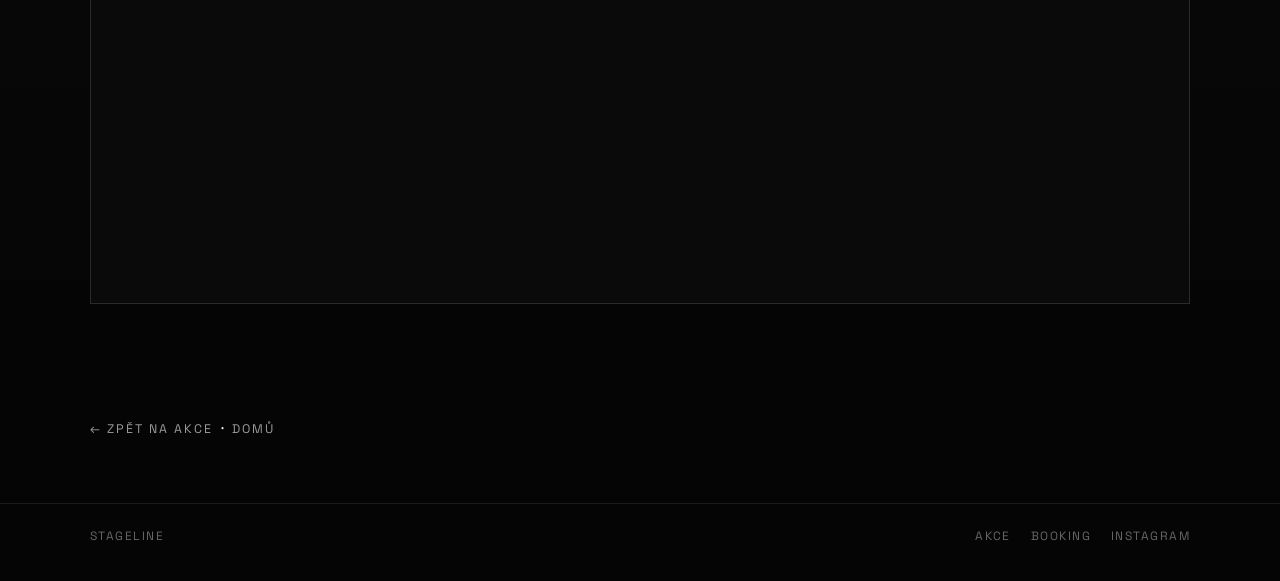
<file: kms-night.html>
<!DOCTYPE html>
<html lang="cs">
<head>
  <meta charset="UTF-8" />
  <meta name="viewport" content="width=device-width, initial-scale=1.0" />
  <title>KMS Night — StageLine</title>
  <meta name="description" content="KMS Night 20.11.2026 — Sportbar Oskar Neratovice. OG M + crew. Produkce StageLine." />
  <link rel="icon" href="assets/favicon.svg?v=2" type="image/svg+xml" />
  <link rel="icon" href="assets/favicon-32.png?v=2" type="image/png" sizes="32x32" />
  <link rel="shortcut icon" href="assets/favicon.ico?v=2" />
  <link rel="apple-touch-icon" href="assets/apple-touch-icon.png?v=2" sizes="180x180" />
<link rel="apple-touch-icon" href="assets/logo-official.png" />
  <link rel="preconnect" href="https://fonts.googleapis.com" />
  <link rel="preconnect" href="https://fonts.gstatic.com" crossorigin />
  <link href="https://fonts.googleapis.com/css2?family=Anton&family=Bebas+Neue&family=Space+Grotesk:wght@400;500;600;700&display=swap" rel="stylesheet" />
  <link rel="stylesheet" href="assets/styles.css?v=13" />
</head>
<body>
  <div class="grain" aria-hidden="true"></div>

  <header class="nav">
    <a class="nav-brand" href="/" aria-label="StageLine Domů">
      <span class="nav-brand-text">
        <strong>STAGELINE</strong>
        <svg class="soundwave" viewBox="0 0 120 14" fill="none" aria-hidden="true">
          <path d="M0 7h28M32 7h8M44 3v8M50 1v12M56 4v6M62 2v10M68 5v4M76 7h44" stroke="currentColor" stroke-width="1.5"/>
        </svg>
      </span>
    </a>
    <nav class="nav-links" aria-label="Hlavní">
      <a href="/">Domů</a>
      <a href="/#sluzby">Služby</a>
      <a href="/akce">Akce</a>
      <a href="/#kontakt">Booking</a>
    </nav>
    <a class="nav-cta" href="https://www.instagram.com/_stage.line_/" target="_blank" rel="noopener">Instagram</a>
  </header>

  <main>
    <section class="detail detail-kms" aria-label="KMS Night">
      <div class="detail-bg" aria-hidden="true">
        <img src="assets/kms-night.jpg" alt="" width="1080" height="1350" decoding="async" />
      </div>
      <div class="wrap detail-panel">
        <p class="section-label">Upcoming · StageLine production</p>
        <h1 class="section-title">KMS<br />Night</h1>
        <p class="event-date">20.11.2026</p>
        <p class="section-copy">OG M + crew. Stejná energie, jakou stavíme u každé produkce StageLine.</p>
        <div class="wire" aria-hidden="true"></div>
        <p class="lineup">
          Gynger Kush · Richi Rich · Hejvl · Dosh · Guap · Papel · Cyper Sound · Furious Freaks · Bndl · Matryx · Makar · Čirgys · DJ Sigr
        </p>
        <span class="event-venue">Sportbar Oskar Neratovice</span>
        <div class="detail-actions">
          <a class="btn btn-fill" href="https://www.instagram.com/_stage.line_/" target="_blank" rel="noopener">Instagram</a>
          <a class="btn btn-ghost" href="/ig-kms.html">IG pack</a>
          <a class="btn btn-ghost" href="/akce">Všechny akce</a>
        </div>
      </div>
    </section>

    <section class="tickets" id="listek" aria-label="Lístky">
      <div class="wrap">
        <p class="section-label">Tickets</p>
        <h2 class="section-title">Lístek</h2>
        <div class="ticket-kolonka" role="group" aria-label="Informace o lístku">
          <div class="ticket-row">
            <span class="ticket-key">Lístek</span>
            <span class="ticket-val ticket-val-pending">Cena brzy</span>
          </div>
          <div class="ticket-rule" aria-hidden="true"></div>
          <div class="ticket-row ticket-row-note">
            <span class="ticket-key">Info</span>
            <span class="ticket-val">Lístky budou i na místě.</span>
          </div>
        </div>
      </div>
    </section>

    <section class="location" id="lokace" aria-label="Lokace">
      <div class="wrap">
        <p class="section-label">Venue</p>
        <h2 class="section-title">Kde nás najdeš</h2>
        <p class="location-address">
          <strong>Sportbar Oskar</strong> · Ruská 460, 277 11 Neratovice
        </p>
        <a
          class="location-link"
          href="https://www.openstreetmap.org/?mlat=50.2574676&amp;mlon=14.5158625#map=17/50.25747/14.51586"
          target="_blank"
          rel="noopener"
        >Otevřít mapu →</a>
        <div class="location-map">
          <iframe
            title="Sportbar Oskar Neratovice — mapa"
            loading="lazy"
            referrerpolicy="no-referrer-when-downgrade"
            src="https://www.openstreetmap.org/export/embed.html?bbox=14.5079%2C50.2525%2C14.5239%2C50.2625&amp;layer=mapnik&amp;marker=50.2574676%2C14.5158625"
            allowfullscreen
          ></iframe>
        </div>
      </div>
    </section>

    <div class="wrap back-row">
      <a href="/akce">← Zpět na Akce</a>
      &nbsp;·&nbsp;
      <a href="/">Domů</a>
    </div>
  </main>

  <footer>
    <div class="wrap footer-inner">
      <a href="/">StageLine</a>
      <div class="footer-links">
        <a href="/akce">Akce</a>
        <a href="/#kontakt">Booking</a>
        <a href="https://www.instagram.com/_stage.line_/" target="_blank" rel="noopener">Instagram</a>
      </div>
    </div>
  </footer>
</body>
</html>
</file>
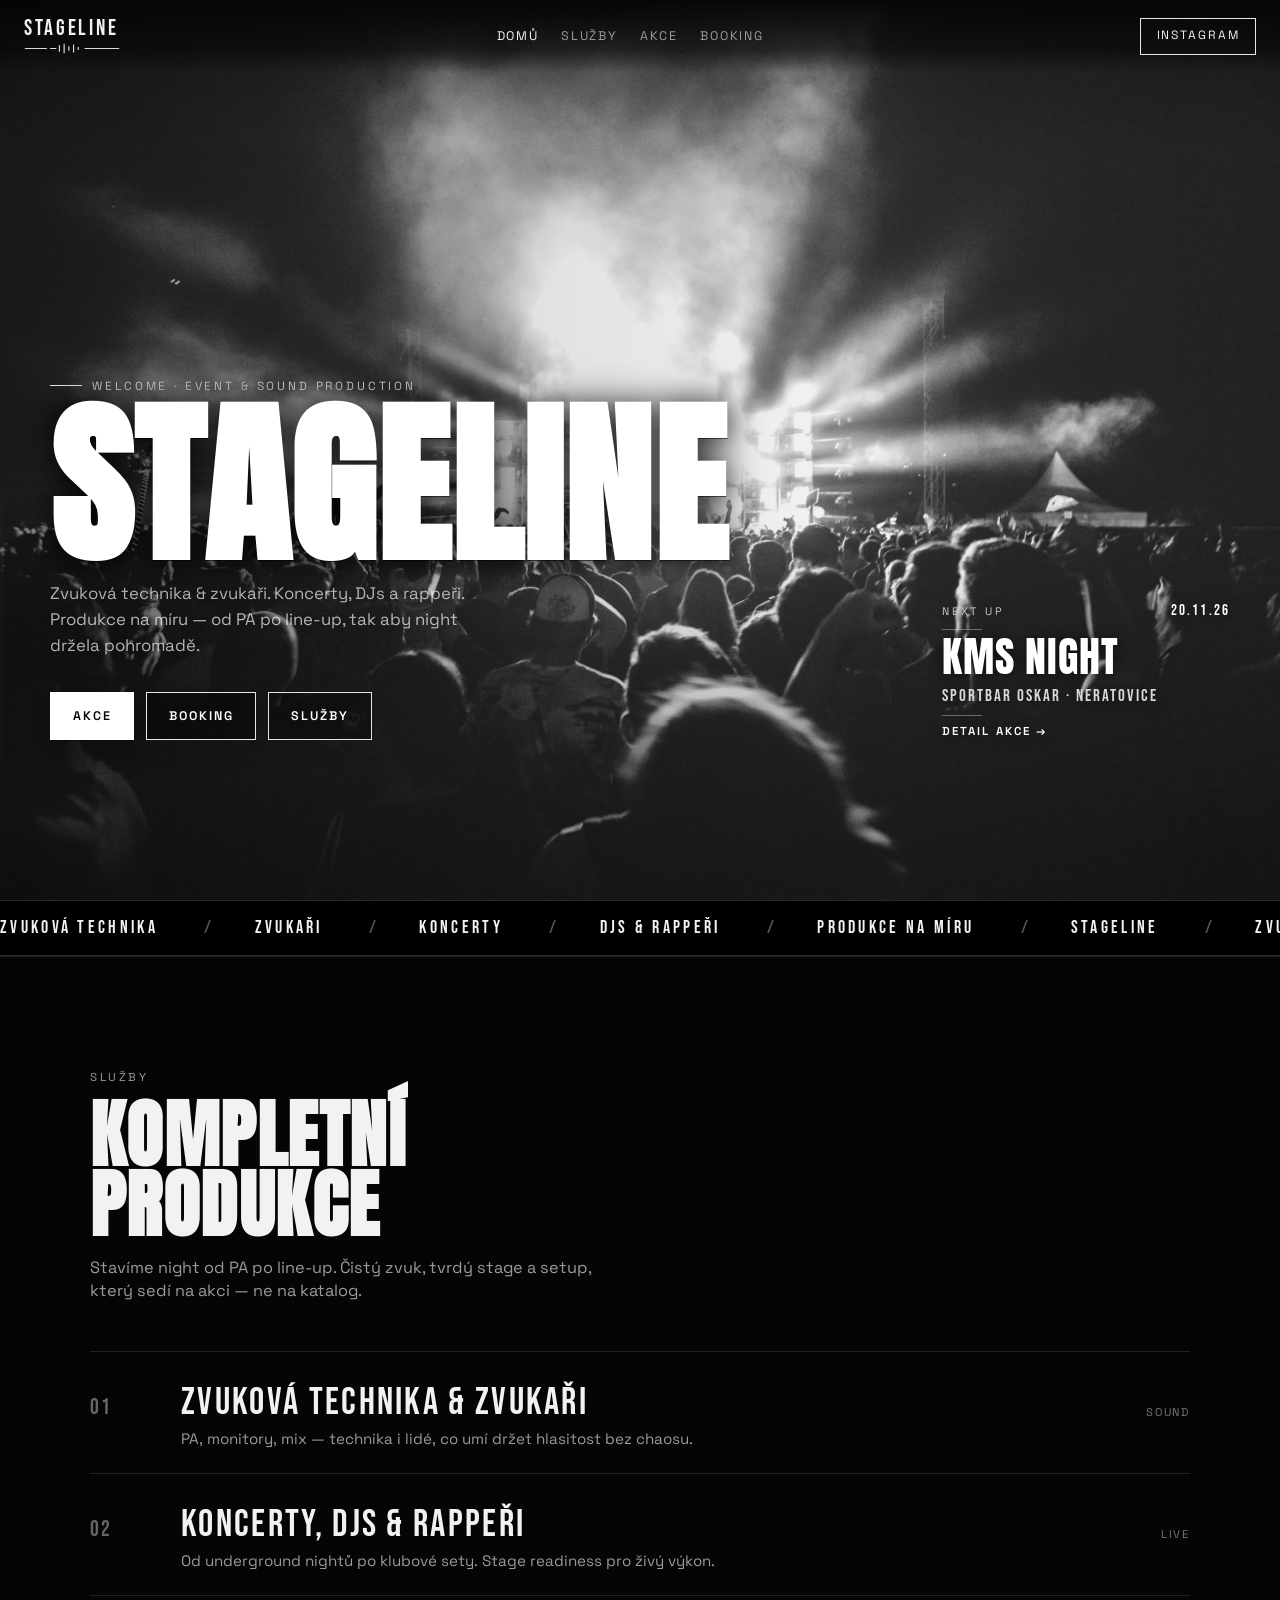
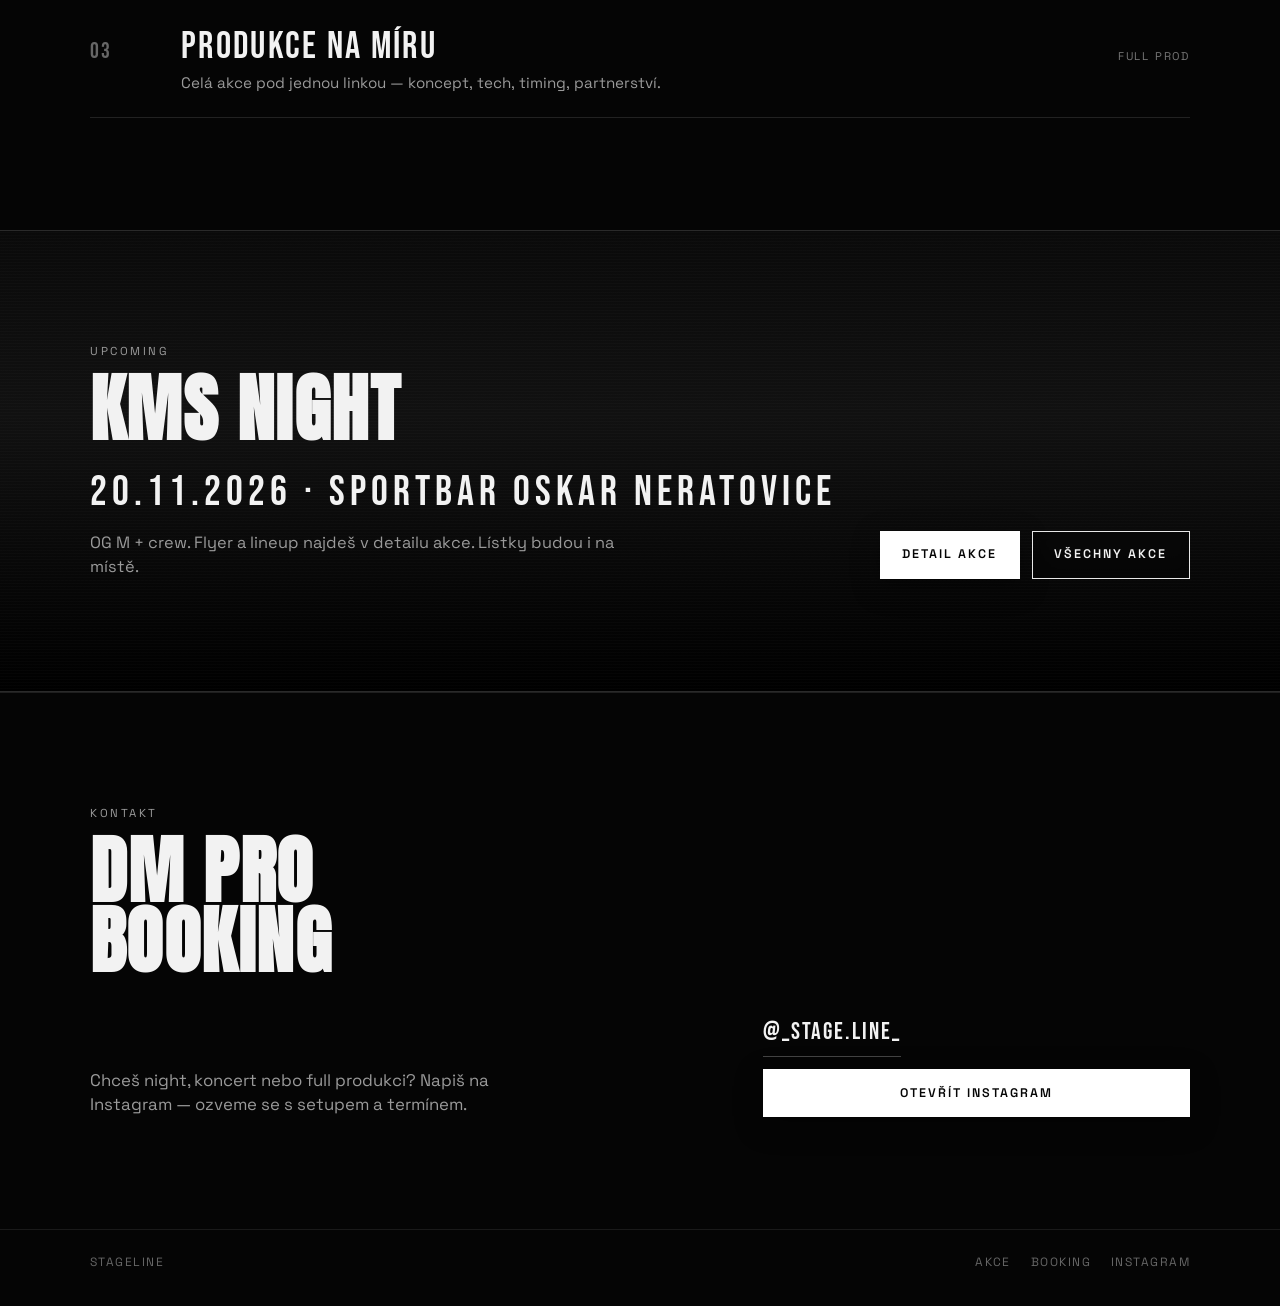
<file: _stage.line_/home.html>
<!DOCTYPE html>
<html lang="cs">
<head>
  <meta charset="UTF-8" />
  <meta name="viewport" content="width=device-width, initial-scale=1.0" />
  <title>StageLine — Event & Sound Production</title>
  <meta name="description" content="Zvuková technika, zvukaři, koncerty, DJs & rappeři. Kompletní produkce na míru." />
  <link rel="icon" type="image/png" href="assets/logo-official.png" />
  <link rel="apple-touch-icon" href="assets/logo-official.png" />
  <link rel="preconnect" href="https://fonts.googleapis.com" />
  <link rel="preconnect" href="https://fonts.gstatic.com" crossorigin />
  <link href="https://fonts.googleapis.com/css2?family=Anton&family=Bebas+Neue&family=Space+Grotesk:wght@400;500;600;700&display=swap" rel="stylesheet" />
  <link rel="stylesheet" href="assets/styles.css?v=13" />
</head>
<body>
  <div class="grain" aria-hidden="true"></div>

  <header class="nav">
    <a class="nav-brand" href="/" aria-label="StageLine Domů">
      <span class="nav-brand-text">
        <strong>STAGELINE</strong>
        <svg class="soundwave" viewBox="0 0 120 14" fill="none" aria-hidden="true">
          <path d="M0 7h28M32 7h8M44 3v8M50 1v12M56 4v6M62 2v10M68 5v4M76 7h44" stroke="currentColor" stroke-width="1.5"/>
        </svg>
      </span>
    </a>
    <nav class="nav-links" aria-label="Hlavní">
      <a href="/" aria-current="page">Domů</a>
      <a href="/#sluzby">Služby</a>
      <a href="/akce">Akce</a>
      <a href="/#kontakt">Booking</a>
    </nav>
    <a class="nav-cta" href="https://www.instagram.com/_stage.line_/" target="_blank" rel="noopener">Instagram</a>
  </header>

  <main id="top">
    <section class="hero hero-welcome" aria-label="Vítej">
      <div class="hero-bg" aria-hidden="true">
        <img src="assets/welcome-bg.jpg?v=7" alt="" width="2400" height="1600" decoding="async" />
      </div>
      <div class="hero-shell">
        <div class="hero-content">
          <p class="hero-kicker">Welcome · Event &amp; Sound Production</p>
          <h1 class="brand-mark">StageLine</h1>
          <p class="hero-lead">
            Zvuková technika &amp; zvukaři. Koncerty, DJs a rappeři. Produkce na míru —
            od PA po line-up, tak aby night držela pohromadě.
          </p>
          <div class="hero-actions">
            <a class="btn btn-fill" href="/akce">Akce</a>
            <a class="btn btn-fill btn-fill-invert" href="/#kontakt">Booking</a>
            <a class="btn btn-ghost btn-on-photo" href="/#sluzby">Služby</a>
          </div>
        </div>
        <a class="hero-flyer" href="/kms-night" aria-label="KMS Night — detail akce">
          <span class="hero-flyer-top">
            <span class="hero-flyer-eyebrow">Next up</span>
            <span class="hero-flyer-tag">20.11.26</span>
          </span>
          <span class="hero-flyer-rule" aria-hidden="true"></span>
          <span class="hero-flyer-title">KMS Night</span>
          <span class="hero-flyer-meta">Sportbar Oskar · Neratovice</span>
          <span class="hero-flyer-rule" aria-hidden="true"></span>
          <span class="hero-flyer-cta">Detail akce →</span>
        </a>
      </div>
    </section>

    <div class="marquee" aria-hidden="true">
      <div class="marquee-track">
        <span>Zvuková technika</span>
        <span>Zvukaři</span>
        <span>Koncerty</span>
        <span>DJs &amp; Rappeři</span>
        <span>Produkce na míru</span>
        <span>StageLine</span>
        <span>Zvuková technika</span>
        <span>Zvukaři</span>
        <span>Koncerty</span>
        <span>DJs &amp; Rappeři</span>
        <span>Produkce na míru</span>
        <span>StageLine</span>
      </div>
    </div>

    <section class="services" id="sluzby">
      <div class="wrap">
        <p class="section-label">Služby</p>
        <h2 class="section-title">Kompletní<br />produkce</h2>
        <p class="section-copy">
          Stavíme night od PA po line-up. Čistý zvuk, tvrdý stage a setup, který sedí na akci — ne na katalog.
        </p>

        <div class="service-list">
          <article class="service-row">
            <span class="service-num">01</span>
            <div>
              <h3>Zvuková technika &amp; zvukaři</h3>
              <p>PA, monitory, mix — technika i lidé, co umí držet hlasitost bez chaosu.</p>
            </div>
            <span class="service-tag">Sound</span>
          </article>
          <article class="service-row">
            <span class="service-num">02</span>
            <div>
              <h3>Koncerty, DJs &amp; rappeři</h3>
              <p>Od underground nightů po klubové sety. Stage readiness pro živý výkon.</p>
            </div>
            <span class="service-tag">Live</span>
          </article>
          <article class="service-row">
            <span class="service-num">03</span>
            <div>
              <h3>Produkce na míru</h3>
              <p>Celá akce pod jednou linkou — koncept, tech, timing, partnerství.</p>
            </div>
            <span class="service-tag">Full prod</span>
          </article>
        </div>
      </div>
    </section>

    <section class="upcoming-strip" id="event" aria-label="Nadcházející akce">
      <div class="wrap upcoming-inner">
        <div>
          <p class="section-label">Upcoming</p>
          <h2 class="section-title">KMS Night</h2>
          <p class="event-date">20.11.2026 · Sportbar Oskar Neratovice</p>
          <p class="section-copy">OG M + crew. Flyer a lineup najdeš v detailu akce. Lístky budou i na místě.</p>
        </div>
        <div class="upcoming-actions">
          <a class="btn btn-fill" href="/kms-night">Detail akce</a>
          <a class="btn btn-ghost" href="/akce">Všechny akce</a>
        </div>
      </div>
    </section>

    <section class="contact" id="kontakt">
      <div class="wrap">
        <p class="section-label">Kontakt</p>
        <h2 class="section-title">DM pro<br />booking</h2>
        <div class="contact-box">
          <p>
            Chceš night, koncert nebo full produkci? Napiš na Instagram — ozveme se s setupem a termínem.
          </p>
          <div class="contact-actions">
            <a class="ig-link" href="https://www.instagram.com/_stage.line_/" target="_blank" rel="noopener">@_stage.line_</a>
            <a class="btn btn-fill" href="https://www.instagram.com/_stage.line_/" target="_blank" rel="noopener">Otevřít Instagram</a>
          </div>
        </div>
      </div>
    </section>
  </main>

  <footer>
    <div class="wrap footer-inner">
      <a href="/">StageLine</a>
      <div class="footer-links">
        <a href="/akce">Akce</a>
        <a href="/#kontakt">Booking</a>
        <a href="https://www.instagram.com/_stage.line_/" target="_blank" rel="noopener">Instagram</a>
      </div>
    </div>
  </footer>
</body>
</html>
</file>
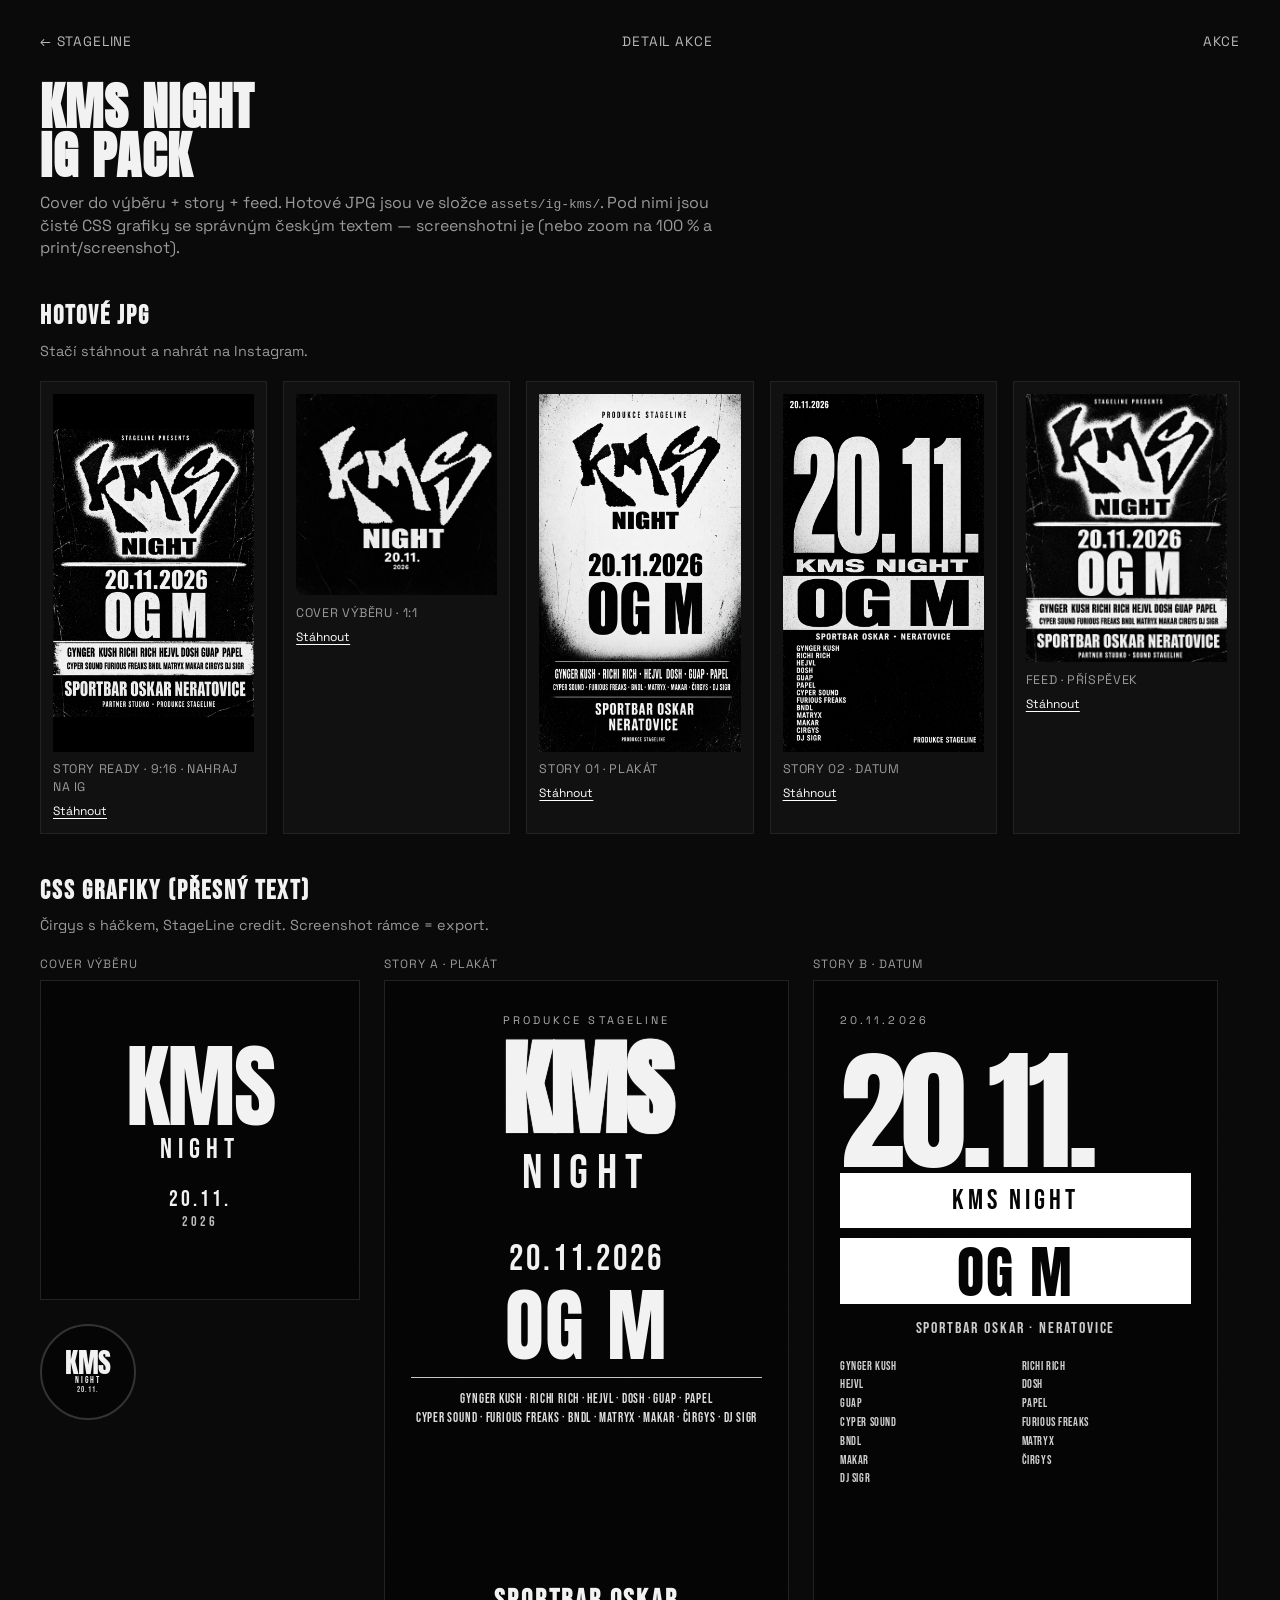
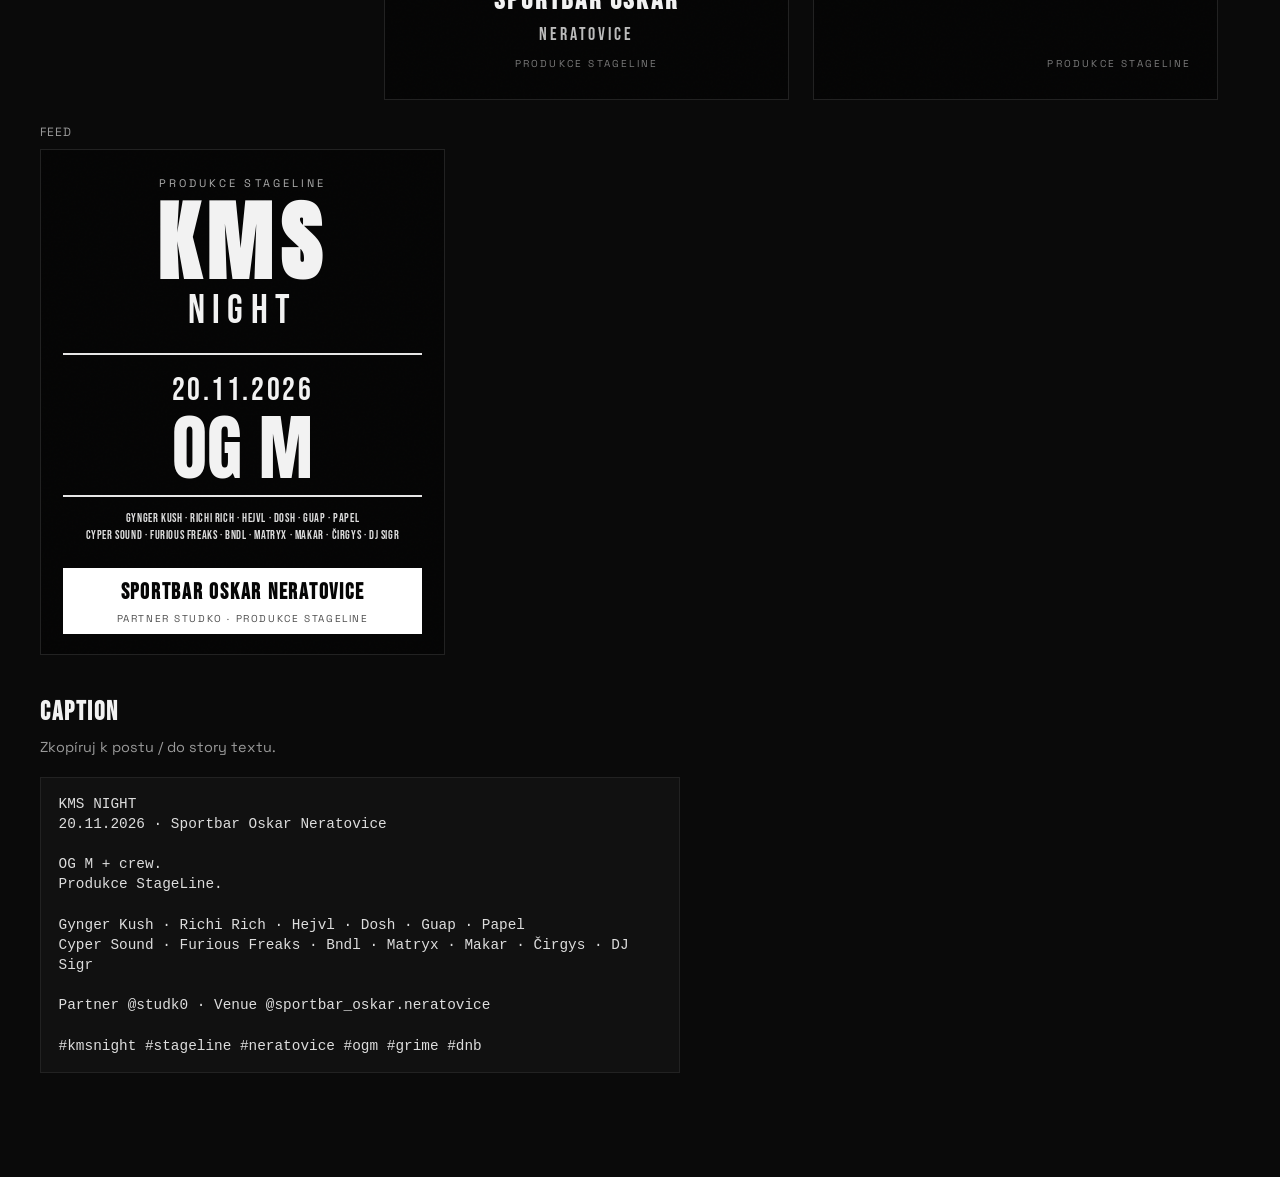
<file: _stage.line_/ig-kms.html>
<!DOCTYPE html>
<html lang="cs">
<head>
  <meta charset="UTF-8" />
  <meta name="viewport" content="width=device-width, initial-scale=1.0" />
  <title>KMS Night — IG pack · StageLine</title>
  <meta name="description" content="Grafiky do Instagram výběru a stories pro KMS Night 20.11.2026." />
  <link rel="icon" type="image/png" href="assets/logo-official.png" />
  <link rel="preconnect" href="https://fonts.googleapis.com" />
  <link rel="preconnect" href="https://fonts.gstatic.com" crossorigin />
  <link href="https://fonts.googleapis.com/css2?family=Anton&family=Bebas+Neue&family=Space+Grotesk:wght@400;500;600;700&display=swap" rel="stylesheet" />
  <link rel="stylesheet" href="assets/ig-kms/ig-pack.css" />
</head>
<body>
  <div class="pack">
    <div class="pack-nav">
      <a href="/">← StageLine</a>
      <a href="/kms-night">Detail akce</a>
      <a href="/akce">Akce</a>
    </div>

    <h1 class="pack-title">KMS Night<br />IG pack</h1>
    <p class="pack-lead">
      Cover do výběru + story + feed. Hotové JPG jsou ve složce
      <code>assets/ig-kms/</code>. Pod nimi jsou čisté CSS grafiky se správným
      českým textem — screenshotni je (nebo zoom na 100&nbsp;% a print/screenshot).
    </p>

    <section class="pack-section" aria-label="Hotové JPG">
      <h2>Hotové JPG</h2>
      <p class="hint">Stačí stáhnout a nahrát na Instagram.</p>
      <div class="gallery">
        <figure>
          <img src="assets/ig-kms/story-ready.jpg" alt="Story ready KMS Night" width="1080" height="1920" />
          <figcaption>Story ready · 9:16 · nahraj na IG</figcaption>
          <a class="download" href="assets/ig-kms/story-ready.jpg" download>Stáhnout</a>
        </figure>
        <figure>
          <img src="assets/ig-kms/highlight-cover.jpg" alt="Cover výběru KMS Night" width="1080" height="1080" />
          <figcaption>Cover výběru · 1:1</figcaption>
          <a class="download" href="assets/ig-kms/highlight-cover.jpg" download>Stáhnout</a>
        </figure>
        <figure>
          <img src="assets/ig-kms/story-01.jpg" alt="Story 01 KMS Night" width="1080" height="1920" />
          <figcaption>Story 01 · plakát</figcaption>
          <a class="download" href="assets/ig-kms/story-01.jpg" download>Stáhnout</a>
        </figure>
        <figure>
          <img src="assets/ig-kms/story-02.jpg" alt="Story 02 KMS Night" width="1080" height="1920" />
          <figcaption>Story 02 · datum</figcaption>
          <a class="download" href="assets/ig-kms/story-02.jpg" download>Stáhnout</a>
        </figure>
        <figure>
          <img src="assets/ig-kms/feed.jpg" alt="Feed post KMS Night" width="1080" height="1350" />
          <figcaption>Feed · příspěvek</figcaption>
          <a class="download" href="assets/ig-kms/feed.jpg" download>Stáhnout</a>
        </figure>
      </div>
    </section>

    <section class="pack-section" aria-label="CSS grafiky">
      <h2>CSS grafiky (přesný text)</h2>
      <p class="hint">Čirgys s háčkem, StageLine credit. Screenshot rámce = export.</p>

      <div class="frames">
        <div class="frame-wrap">
          <label>Cover výběru</label>
          <div class="cover" aria-label="Cover KMS Night">
            <div class="grain-layer" aria-hidden="true"></div>
            <div class="cover-inner">
              <div class="title-kms">KMS</div>
              <div class="title-night">NIGHT</div>
              <div class="cover-date">20.11.<span>2026</span></div>
            </div>
          </div>
          <div class="cover-preview" aria-hidden="true" title="Jak to vypadá v kruhu">
            <span>KMS<small>NIGHT</small><small class="cover-preview-date">20.11.</small></span>
          </div>
        </div>

        <div class="frame-wrap">
          <label>Story A · plakát</label>
          <article class="story" aria-label="Story A">
            <div class="grain-layer" aria-hidden="true"></div>
            <p class="kicker">Produkce StageLine</p>
            <h2 class="title-kms">KMS</h2>
            <p class="title-night">Night</p>
            <p class="date">20.11.2026</p>
            <p class="headliner">OG M</p>
            <div class="wire" aria-hidden="true"></div>
            <p class="lineup">
              Gynger Kush · Richi Rich · Hejvl · Dosh · Guap · Papel<br />
              Cyper Sound · Furious Freaks · Bndl · Matryx · Makar · Čirgys · DJ Sigr
            </p>
            <div class="venue">
              <strong>Sportbar Oskar</strong>
              <span>Neratovice</span>
            </div>
            <p class="credit">Produkce StageLine</p>
          </article>
        </div>

        <div class="frame-wrap">
          <label>Story B · datum</label>
          <article class="story story-b" aria-label="Story B">
            <div class="grain-layer" aria-hidden="true"></div>
            <p class="kicker" style="text-align:left">20.11.2026</p>
            <p class="big-date">20.11.</p>
            <p class="bar">KMS Night</p>
            <p class="bar-og">OG M</p>
            <p class="venue-inline">Sportbar Oskar · Neratovice</p>
            <div class="lineup-list">
              <span>Gynger Kush</span>
              <span>Richi Rich</span>
              <span>Hejvl</span>
              <span>Dosh</span>
              <span>Guap</span>
              <span>Papel</span>
              <span>Cyper Sound</span>
              <span>Furious Freaks</span>
              <span>Bndl</span>
              <span>Matryx</span>
              <span>Makar</span>
              <span>Čirgys</span>
              <span>DJ Sigr</span>
            </div>
            <p class="credit">Produkce StageLine</p>
          </article>
        </div>

        <div class="frame-wrap">
          <label>Feed</label>
          <article class="feed" aria-label="Feed post">
            <div class="grain-layer" aria-hidden="true"></div>
            <p class="kicker">Produkce StageLine</p>
            <h2 class="title-kms">KMS</h2>
            <p class="title-night">Night</p>
            <div class="wire" aria-hidden="true"></div>
            <p class="date">20.11.2026</p>
            <p class="headliner">OG M</p>
            <div class="wire" aria-hidden="true"></div>
            <p class="lineup">
              Gynger Kush · Richi Rich · Hejvl · Dosh · Guap · Papel<br />
              Cyper Sound · Furious Freaks · Bndl · Matryx · Makar · Čirgys · DJ Sigr
            </p>
            <div class="venue-bar">
              <strong>Sportbar Oskar Neratovice</strong>
              <span>Partner Studko · Produkce StageLine</span>
            </div>
          </article>
        </div>
      </div>
    </section>

    <section class="pack-section" aria-label="Caption">
      <h2>Caption</h2>
      <p class="hint">Zkopíruj k postu / do story textu.</p>
      <pre class="caption-box">KMS NIGHT
20.11.2026 · Sportbar Oskar Neratovice

OG M + crew.
Produkce StageLine.

Gynger Kush · Richi Rich · Hejvl · Dosh · Guap · Papel
Cyper Sound · Furious Freaks · Bndl · Matryx · Makar · Čirgys · DJ Sigr

Partner @studk0 · Venue @sportbar_oskar.neratovice

#kmsnight #stageline #neratovice #ogm #grime #dnb</pre>
    </section>
  </div>
</body>
</html>
</file>
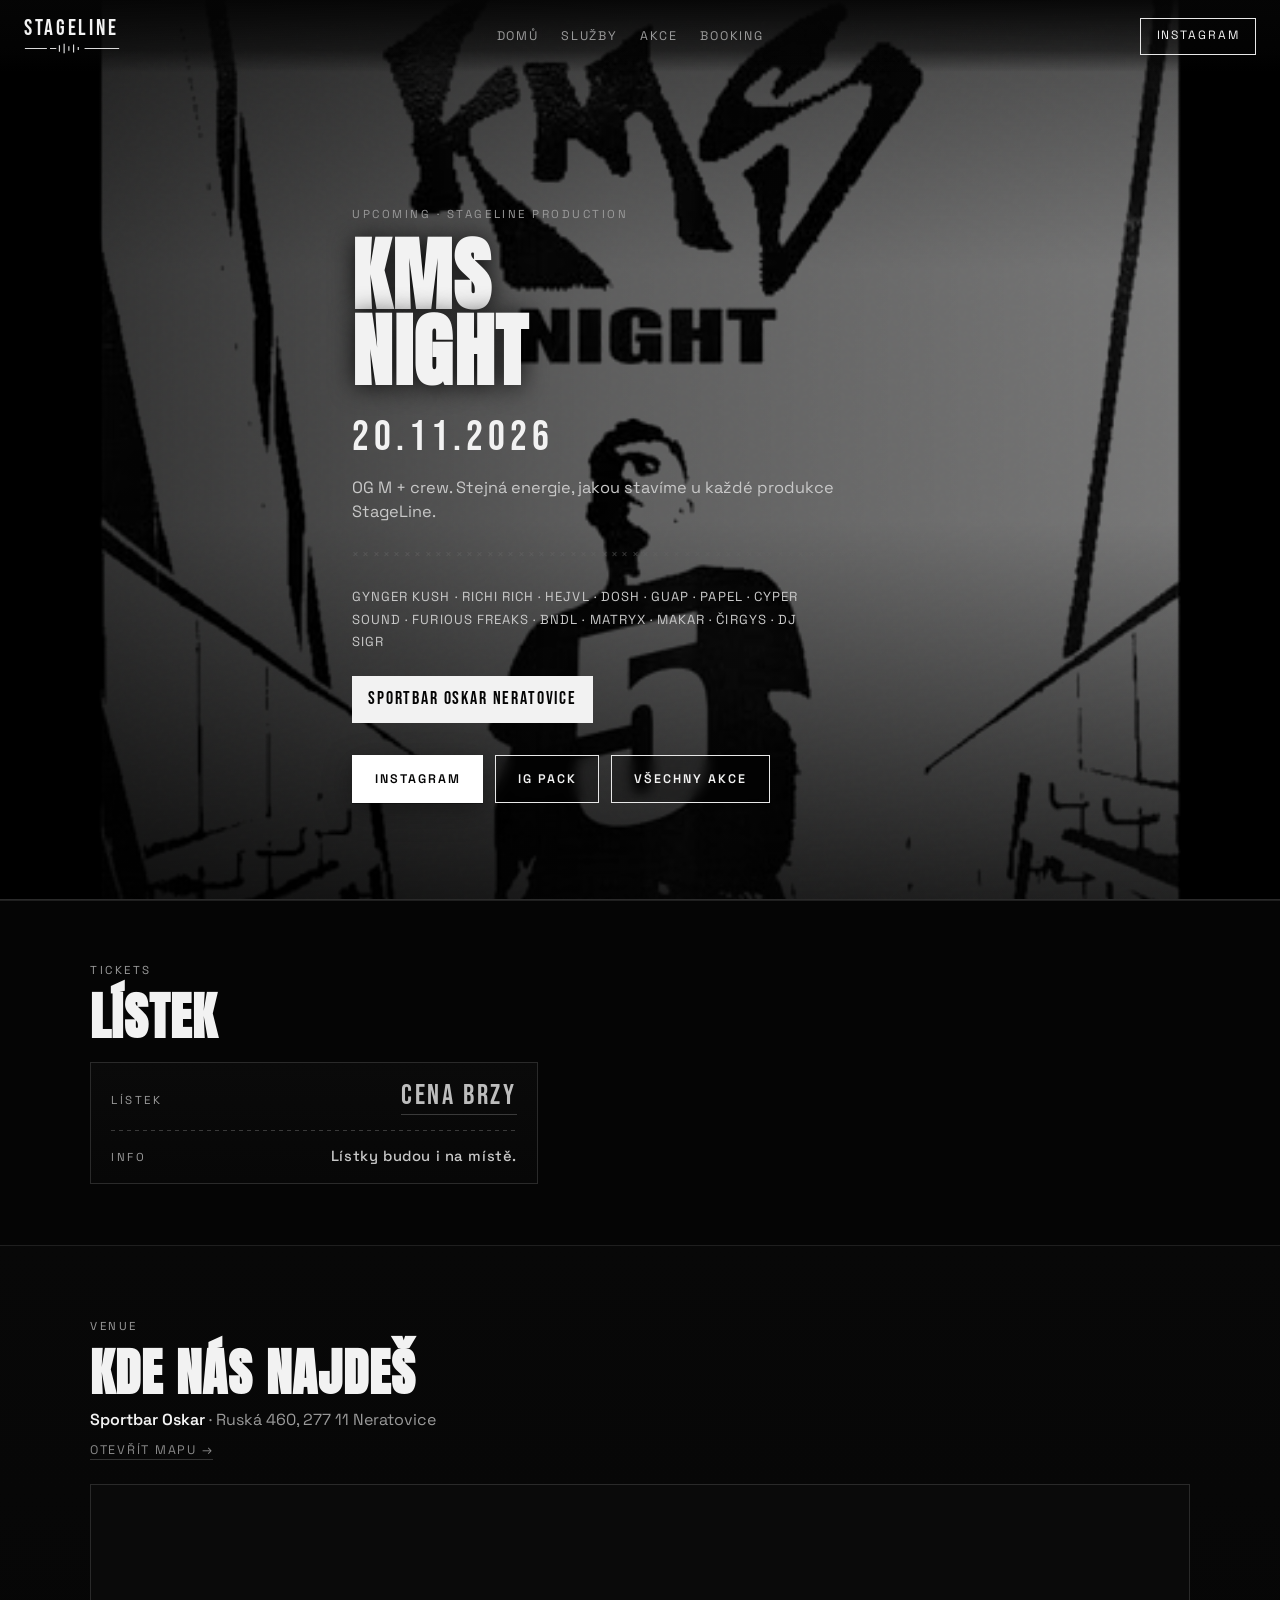
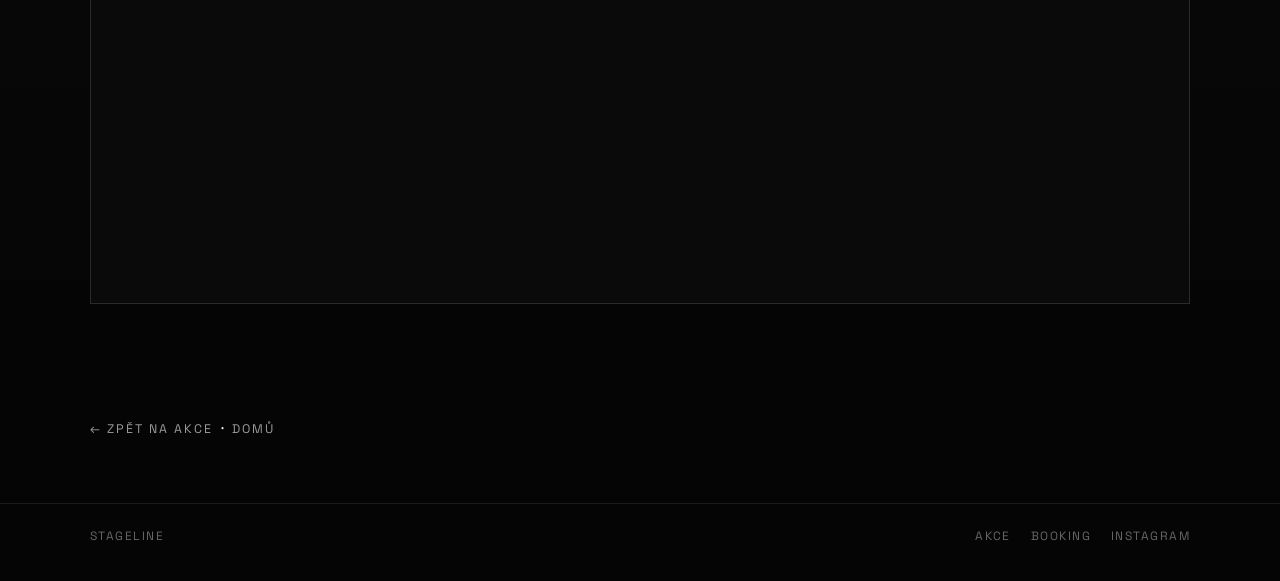
<file: _stage.line_/kms-night.html>
<!DOCTYPE html>
<html lang="cs">
<head>
  <meta charset="UTF-8" />
  <meta name="viewport" content="width=device-width, initial-scale=1.0" />
  <title>KMS Night — StageLine</title>
  <meta name="description" content="KMS Night 20.11.2026 — Sportbar Oskar Neratovice. OG M + crew. Produkce StageLine." />
  <link rel="icon" type="image/png" href="assets/logo-official.png" />
  <link rel="apple-touch-icon" href="assets/logo-official.png" />
  <link rel="preconnect" href="https://fonts.googleapis.com" />
  <link rel="preconnect" href="https://fonts.gstatic.com" crossorigin />
  <link href="https://fonts.googleapis.com/css2?family=Anton&family=Bebas+Neue&family=Space+Grotesk:wght@400;500;600;700&display=swap" rel="stylesheet" />
  <link rel="stylesheet" href="assets/styles.css?v=13" />
</head>
<body>
  <div class="grain" aria-hidden="true"></div>

  <header class="nav">
    <a class="nav-brand" href="/" aria-label="StageLine Domů">
      <span class="nav-brand-text">
        <strong>STAGELINE</strong>
        <svg class="soundwave" viewBox="0 0 120 14" fill="none" aria-hidden="true">
          <path d="M0 7h28M32 7h8M44 3v8M50 1v12M56 4v6M62 2v10M68 5v4M76 7h44" stroke="currentColor" stroke-width="1.5"/>
        </svg>
      </span>
    </a>
    <nav class="nav-links" aria-label="Hlavní">
      <a href="/">Domů</a>
      <a href="/#sluzby">Služby</a>
      <a href="/akce">Akce</a>
      <a href="/#kontakt">Booking</a>
    </nav>
    <a class="nav-cta" href="https://www.instagram.com/_stage.line_/" target="_blank" rel="noopener">Instagram</a>
  </header>

  <main>
    <section class="detail detail-kms" aria-label="KMS Night">
      <div class="detail-bg" aria-hidden="true">
        <img src="assets/kms-night.jpg" alt="" width="1080" height="1350" decoding="async" />
      </div>
      <div class="wrap detail-panel">
        <p class="section-label">Upcoming · StageLine production</p>
        <h1 class="section-title">KMS<br />Night</h1>
        <p class="event-date">20.11.2026</p>
        <p class="section-copy">OG M + crew. Stejná energie, jakou stavíme u každé produkce StageLine.</p>
        <div class="wire" aria-hidden="true"></div>
        <p class="lineup">
          Gynger Kush · Richi Rich · Hejvl · Dosh · Guap · Papel · Cyper Sound · Furious Freaks · Bndl · Matryx · Makar · Čirgys · DJ Sigr
        </p>
        <span class="event-venue">Sportbar Oskar Neratovice</span>
        <div class="detail-actions">
          <a class="btn btn-fill" href="https://www.instagram.com/_stage.line_/" target="_blank" rel="noopener">Instagram</a>
          <a class="btn btn-ghost" href="/ig-kms.html">IG pack</a>
          <a class="btn btn-ghost" href="/akce">Všechny akce</a>
        </div>
      </div>
    </section>

    <section class="tickets" id="listek" aria-label="Lístky">
      <div class="wrap">
        <p class="section-label">Tickets</p>
        <h2 class="section-title">Lístek</h2>
        <div class="ticket-kolonka" role="group" aria-label="Informace o lístku">
          <div class="ticket-row">
            <span class="ticket-key">Lístek</span>
            <span class="ticket-val ticket-val-pending">Cena brzy</span>
          </div>
          <div class="ticket-rule" aria-hidden="true"></div>
          <div class="ticket-row ticket-row-note">
            <span class="ticket-key">Info</span>
            <span class="ticket-val">Lístky budou i na místě.</span>
          </div>
        </div>
      </div>
    </section>

    <section class="location" id="lokace" aria-label="Lokace">
      <div class="wrap">
        <p class="section-label">Venue</p>
        <h2 class="section-title">Kde nás najdeš</h2>
        <p class="location-address">
          <strong>Sportbar Oskar</strong> · Ruská 460, 277 11 Neratovice
        </p>
        <a
          class="location-link"
          href="https://www.openstreetmap.org/?mlat=50.2574676&amp;mlon=14.5158625#map=17/50.25747/14.51586"
          target="_blank"
          rel="noopener"
        >Otevřít mapu →</a>
        <div class="location-map">
          <iframe
            title="Sportbar Oskar Neratovice — mapa"
            loading="lazy"
            referrerpolicy="no-referrer-when-downgrade"
            src="https://www.openstreetmap.org/export/embed.html?bbox=14.5079%2C50.2525%2C14.5239%2C50.2625&amp;layer=mapnik&amp;marker=50.2574676%2C14.5158625"
            allowfullscreen
          ></iframe>
        </div>
      </div>
    </section>

    <div class="wrap back-row">
      <a href="/akce">← Zpět na Akce</a>
      &nbsp;·&nbsp;
      <a href="/">Domů</a>
    </div>
  </main>

  <footer>
    <div class="wrap footer-inner">
      <a href="/">StageLine</a>
      <div class="footer-links">
        <a href="/akce">Akce</a>
        <a href="/#kontakt">Booking</a>
        <a href="https://www.instagram.com/_stage.line_/" target="_blank" rel="noopener">Instagram</a>
      </div>
    </div>
  </footer>
</body>
</html>
</file>
<file: assets/styles.css>
/* StageLine.cz — underground B&W flyer aesthetic */
:root {
  --bg: #050505;
  --ink: #f2f2f2;
  --muted: #9a9a9a;
  --line: #e8e8e8;
  --soft: #161616;
  --accent: #ffffff;
  --font-display: "Anton", Impact, sans-serif;
  --font-poster: "Bebas Neue", "Arial Narrow", sans-serif;
  --font-body: "Space Grotesk", sans-serif;
}

* {
  box-sizing: border-box;
  margin: 0;
  padding: 0;
}

html {
  scroll-behavior: smooth;
}

body {
  background: var(--bg);
  color: var(--ink);
  font-family: var(--font-body);
  line-height: 1.45;
  overflow-x: hidden;
  -webkit-font-smoothing: antialiased;
}

a {
  color: inherit;
  text-decoration: none;
}

img {
  display: block;
  max-width: 100%;
}

:focus-visible {
  outline: 2px solid var(--ink);
  outline-offset: 3px;
}

/* Film grain — static (no flicker animation) */
.grain {
  pointer-events: none;
  position: fixed;
  inset: 0;
  z-index: 50;
  opacity: 0.035;
  mix-blend-mode: soft-light;
  background-image: url("data:image/svg+xml,%3Csvg viewBox='0 0 200 200' xmlns='http://www.w3.org/2000/svg'%3E%3Cfilter id='n'%3E%3CfeTurbulence type='fractalNoise' baseFrequency='0.85' numOctaves='4' stitchTiles='stitch'/%3E%3C/filter%3E%3Crect width='100%25' height='100%25' filter='url(%23n)'/%3E%3C/svg%3E");
}

.wrap {
  width: min(1100px, calc(100% - 2.4rem));
  margin: 0 auto;
}

/* ——— Nav ——— */
.nav {
  position: fixed;
  top: 0;
  left: 0;
  right: 0;
  z-index: 40;
  display: flex;
  align-items: center;
  justify-content: space-between;
  padding: 1.1rem 1.5rem;
  background: linear-gradient(to bottom, rgba(5, 5, 5, 0.95), rgba(5, 5, 5, 0.55) 70%, transparent);
}

.nav-brand {
  display: flex;
  align-items: center;
  gap: 0.7rem;
}

.nav-brand-text {
  display: flex;
  flex-direction: column;
  align-items: flex-start;
  gap: 0.2rem;
  letter-spacing: 0.1em;
}

.nav-brand-text strong {
  font-family: var(--font-poster);
  font-size: 1.4rem;
  font-weight: 400;
  line-height: 1;
  letter-spacing: 0.12em;
}

.soundwave {
  width: 96px;
  height: 11px;
  color: var(--ink);
  opacity: 0.9;
}

.nav-links {
  display: flex;
  gap: 1.4rem;
  font-size: 0.78rem;
  letter-spacing: 0.14em;
  text-transform: uppercase;
  color: var(--muted);
}

.nav-links a:hover,
.nav-links a[aria-current="page"] {
  color: var(--ink);
}

.nav-cta {
  border: 1px solid var(--line);
  padding: 0.55rem 0.95rem;
  font-size: 0.75rem;
  letter-spacing: 0.16em;
  text-transform: uppercase;
  transition: background 0.25s ease, color 0.25s ease;
}

.nav-cta:hover {
  background: var(--ink);
  color: var(--bg);
}

/* ——— Buttons ——— */
.btn {
  display: inline-flex;
  align-items: center;
  justify-content: center;
  min-height: 3rem;
  padding: 0.75rem 1.35rem;
  font-family: var(--font-body);
  font-size: 0.78rem;
  font-weight: 600;
  letter-spacing: 0.16em;
  text-transform: uppercase;
  border: 1px solid var(--line);
  transition: transform 0.2s ease, background 0.2s ease, color 0.2s ease;
}

.btn:hover {
  transform: translateY(-2px);
}

.btn-fill {
  background: #ffffff;
  color: #050505;
  border-color: #ffffff;
  box-shadow: 0 1px 0 rgba(0, 0, 0, 0.35), 0 8px 28px rgba(0, 0, 0, 0.35);
}

.btn-fill:hover {
  background: #f0f0f0;
  color: #050505;
}

.btn-ghost {
  background: rgba(0, 0, 0, 0.28);
  backdrop-filter: blur(6px);
  -webkit-backdrop-filter: blur(6px);
}

.btn-ghost:hover {
  background: rgba(255, 255, 255, 0.12);
}

.btn-on-photo {
  border-color: rgba(255, 255, 255, 0.88);
  color: #ffffff;
  text-shadow: 0 1px 8px rgba(0, 0, 0, 0.55);
}

/* ——— Sections ——— */
.section-label {
  font-size: 0.72rem;
  letter-spacing: 0.22em;
  text-transform: uppercase;
  color: var(--muted);
  margin-bottom: 0.9rem;
}

.section-title {
  font-family: var(--font-display);
  font-size: clamp(2.4rem, 7vw, 4.6rem);
  line-height: 0.95;
  letter-spacing: 0.02em;
  text-transform: uppercase;
  margin-bottom: 1rem;
}

.section-copy {
  max-width: 34rem;
  color: var(--muted);
  font-size: 1.02rem;
}

/* ——— Home welcome hero ——— */
.hero {
  position: relative;
  min-height: 100svh;
  display: grid;
  align-items: end;
  isolation: isolate;
  overflow: hidden;
}

.hero-welcome {
  background: #050505;
}

/* Full-bleed welcome bg — clean cover, readable B&W photo */
.hero-bg {
  position: absolute;
  inset: 0;
  z-index: -1;
  pointer-events: none;
  overflow: hidden;
}

.hero-bg img {
  width: 100%;
  height: 100%;
  object-fit: cover;
  object-position: center 40%;
  filter: grayscale(1) contrast(1.26) brightness(1.14) saturate(0);
  transform: scale(1.03);
  transform-origin: 50% 40%;
  will-change: transform;
  animation: kenBurns 40s ease-in-out infinite alternate;
}

@keyframes kenBurns {
  from { transform: scale(1.02) translate3d(0, 0, 0); }
  to { transform: scale(1.07) translate3d(-0.8%, -0.5%, 0); }
}

/* Light veil — text readable, crowd/stage stay visible */
.hero-bg::after {
  content: "";
  position: absolute;
  inset: 0;
  background:
    linear-gradient(90deg, rgba(0, 0, 0, 0.4) 0%, rgba(0, 0, 0, 0.12) 40%, rgba(0, 0, 0, 0.04) 70%, rgba(0, 0, 0, 0.16) 100%),
    linear-gradient(180deg, rgba(0, 0, 0, 0.26) 0%, transparent 16%, transparent 60%, rgba(0, 0, 0, 0.38) 100%);
}

.hero-shell {
  position: relative;
  z-index: 1;
  width: min(1180px, calc(100% - 2.4rem));
  margin: 0 auto 3rem;
  padding-top: 7.5rem;
  display: grid;
  grid-template-columns: minmax(0, 1.15fr) minmax(240px, 0.75fr);
  gap: clamp(1.5rem, 4vw, 3rem);
  align-items: end;
  animation: riseIn 1s cubic-bezier(0.16, 1, 0.3, 1) both;
}

.hero-content {
  position: relative;
  max-width: 36rem;
}

.hero-content::before {
  content: "";
  position: absolute;
  z-index: -1;
  inset: 20% -8% -8% -8%;
  background: radial-gradient(ellipse 65% 70% at 18% 55%, rgba(0, 0, 0, 0.28) 0%, rgba(0, 0, 0, 0.08) 55%, transparent 78%);
  pointer-events: none;
}

@keyframes riseIn {
  from {
    opacity: 0;
    transform: translateY(28px);
  }
  to {
    opacity: 1;
    transform: translateY(0);
  }
}

.hero-kicker {
  display: inline-flex;
  align-items: center;
  gap: 0.65rem;
  margin-bottom: 1rem;
  font-size: 0.74rem;
  letter-spacing: 0.24em;
  text-transform: uppercase;
  color: #cfcfcf;
  text-shadow: 0 1px 10px rgba(0, 0, 0, 0.75);
}

.hero-kicker::before {
  content: "";
  width: 32px;
  height: 1px;
  background: var(--line);
}

.brand-mark {
  position: relative;
  font-family: var(--font-display);
  font-size: clamp(5rem, 16.5vw, 11rem);
  line-height: 0.86;
  letter-spacing: 0.01em;
  text-transform: uppercase;
  color: #fff;
  text-shadow:
    0 1px 0 rgba(0, 0, 0, 0.55),
    0 4px 28px rgba(0, 0, 0, 0.7),
    0 0 40px rgba(0, 0, 0, 0.45);
}

.hero-lead {
  margin-top: 1.15rem;
  max-width: 28rem;
  font-size: clamp(0.92rem, 1.7vw, 1.05rem);
  line-height: 1.55;
  color: rgba(255, 255, 255, 0.68);
  font-weight: 400;
  text-shadow: 0 1px 10px rgba(0, 0, 0, 0.45);
}

.hero-actions {
  display: flex;
  flex-wrap: wrap;
  gap: 0.75rem;
  margin-top: 2.15rem;
}

.btn-fill-invert {
  background: rgba(0, 0, 0, 0.32);
  color: #fff;
  border-color: rgba(255, 255, 255, 0.9);
  box-shadow: none;
  backdrop-filter: blur(6px);
  -webkit-backdrop-filter: blur(6px);
}

.btn-fill-invert:hover {
  background: #fff;
  color: #050505;
}

/* Next-up — open typography, no card/border chrome */
.hero-flyer {
  display: grid;
  gap: 0.45rem;
  width: min(100%, 18rem);
  justify-self: end;
  margin: 0;
  padding: 0;
  border: none;
  outline: none;
  background: none;
  box-shadow: none;
  text-shadow: 0 1px 14px rgba(0, 0, 0, 0.7);
  transition: opacity 0.2s ease, transform 0.2s ease;
}

.hero-flyer:hover {
  border: none;
  outline: none;
  background: none;
  box-shadow: none;
  opacity: 0.92;
  transform: translateY(-1px);
}

.hero-flyer-top {
  display: flex;
  align-items: baseline;
  justify-content: space-between;
  gap: 0.75rem;
}

.hero-flyer-eyebrow {
  font-size: 0.68rem;
  letter-spacing: 0.26em;
  text-transform: uppercase;
  color: #c8c8c8;
}

.hero-flyer-tag {
  font-family: var(--font-poster);
  font-size: 0.95rem;
  letter-spacing: 0.14em;
  color: #fff;
}

.hero-flyer-rule {
  display: block;
  height: 1px;
  width: 2.5rem;
  background: rgba(255, 255, 255, 0.35);
}

.hero-flyer-title {
  font-family: var(--font-display);
  font-size: clamp(2rem, 4.5vw, 2.65rem);
  line-height: 0.92;
  letter-spacing: 0.02em;
  text-transform: uppercase;
  color: #fff;
}

.hero-flyer-meta {
  font-family: var(--font-poster);
  font-size: 1.05rem;
  letter-spacing: 0.12em;
  text-transform: uppercase;
  color: #d8d8d8;
}

.hero-flyer-cta {
  font-size: 0.72rem;
  font-weight: 600;
  letter-spacing: 0.18em;
  text-transform: uppercase;
  color: #fff;
}

/* Marquee */
.marquee {
  border-block: 1px solid #2a2a2a;
  background: #000;
  overflow: hidden;
  white-space: nowrap;
}

.marquee-track {
  display: inline-flex;
  gap: 2.5rem;
  padding: 0.85rem 0;
  font-family: var(--font-poster);
  font-size: 1.15rem;
  letter-spacing: 0.18em;
  text-transform: uppercase;
  animation: marquee 28s linear infinite;
}

.marquee-track span::after {
  content: " / ";
  color: #555;
  margin-left: 2.5rem;
}

@keyframes marquee {
  from { transform: translateX(0); }
  to { transform: translateX(-50%); }
}

/* Services */
section {
  padding: clamp(4rem, 9vw, 7rem) 0;
}

.services {
  border-top: 1px solid #1f1f1f;
}

.service-list {
  margin-top: 3rem;
  display: grid;
  gap: 0;
}

.service-row {
  display: grid;
  grid-template-columns: 4.5rem 1fr auto;
  gap: 1.2rem;
  align-items: baseline;
  padding: 1.45rem 0;
  border-top: 1px solid #222;
  transition: background 0.25s ease, padding-left 0.25s ease;
}

.service-row:last-child {
  border-bottom: 1px solid #222;
}

.service-row:hover {
  background: linear-gradient(90deg, rgba(255, 255, 255, 0.04), transparent 55%);
  padding-left: 0.6rem;
}

.service-num {
  font-family: var(--font-poster);
  font-size: 1.4rem;
  letter-spacing: 0.08em;
  color: #666;
}

.service-row h3 {
  font-family: var(--font-poster);
  font-size: clamp(1.6rem, 4vw, 2.4rem);
  font-weight: 400;
  letter-spacing: 0.06em;
  text-transform: uppercase;
}

.service-row p {
  grid-column: 2 / 3;
  color: var(--muted);
  font-size: 0.95rem;
  max-width: 36rem;
  margin-top: -0.2rem;
}

.service-tag {
  font-size: 0.7rem;
  letter-spacing: 0.16em;
  text-transform: uppercase;
  color: #777;
  align-self: center;
}

/* Upcoming strip (home — text only, no flyer) */
.upcoming-strip {
  position: relative;
  background: linear-gradient(180deg, #0a0a0a 0%, #111 40%, #000 100%);
  border-block: 1px solid #2a2a2a;
  overflow: hidden;
}

.upcoming-strip::before {
  content: "";
  position: absolute;
  inset: 0;
  background: repeating-linear-gradient(
    0deg,
    transparent,
    transparent 2px,
    rgba(255, 255, 255, 0.015) 2px,
    rgba(255, 255, 255, 0.015) 3px
  );
  pointer-events: none;
}

.upcoming-inner {
  position: relative;
  display: flex;
  flex-wrap: wrap;
  gap: 2rem;
  align-items: end;
  justify-content: space-between;
}

.upcoming-inner .section-title {
  margin-bottom: 0.35rem;
}

.upcoming-actions {
  display: flex;
  flex-wrap: wrap;
  gap: 0.75rem;
}

.event-date {
  font-family: var(--font-poster);
  font-size: clamp(1.8rem, 4vw, 2.6rem);
  letter-spacing: 0.12em;
  margin: 1.2rem 0 0.5rem;
}

.event-venue {
  display: inline-block;
  margin-top: 1.4rem;
  padding: 0.65rem 1rem;
  background: var(--ink);
  color: var(--bg);
  font-family: var(--font-poster);
  font-size: 1.15rem;
  letter-spacing: 0.1em;
  text-transform: uppercase;
}

.lineup {
  margin-top: 1.5rem;
  color: var(--muted);
  font-size: 0.82rem;
  letter-spacing: 0.08em;
  text-transform: uppercase;
  line-height: 1.7;
  max-width: 28rem;
}

.wire {
  display: flex;
  align-items: center;
  gap: 0.35rem;
  margin: 1.4rem 0;
  color: #666;
  font-size: 0.7rem;
  letter-spacing: 0.3em;
  overflow: hidden;
}

.wire::before,
.wire::after {
  content: "××××××××××××××××××××××××××××××××××××××××××××××××××××××××××××";
  flex: 1;
  white-space: nowrap;
  opacity: 0.55;
}

/* Detail poster (event pages only) */
.event-poster {
  position: relative;
  border: 1px solid #333;
  background: #000;
  overflow: hidden;
}

.event-poster img {
  width: 100%;
  aspect-ratio: 4 / 5;
  object-fit: cover;
  filter: contrast(1.2) grayscale(1);
}

.event-poster::after {
  content: "";
  position: absolute;
  inset: 0;
  box-shadow: inset 0 0 80px rgba(0, 0, 0, 0.45);
  pointer-events: none;
}

/* Contact */
.contact {
  border-top: 1px solid #1f1f1f;
}

.contact-box {
  margin-top: 2.5rem;
  display: grid;
  grid-template-columns: 1.2fr 0.8fr;
  gap: 2rem;
  align-items: end;
}

.contact-box p {
  color: var(--muted);
  font-size: 1.05rem;
  max-width: 28rem;
}

.contact-actions {
  display: flex;
  flex-direction: column;
  gap: 0.75rem;
  align-items: stretch;
}

.ig-link {
  font-family: var(--font-poster);
  font-size: 1.5rem;
  letter-spacing: 0.08em;
  border-bottom: 1px solid #444;
  padding-bottom: 0.35rem;
  width: fit-content;
  transition: border-color 0.2s ease, color 0.2s ease;
}

.ig-link:hover {
  border-color: var(--ink);
  color: #fff;
}

/* Footer */
footer {
  padding: 1.5rem 0 2.2rem;
  border-top: 1px solid #1a1a1a;
  color: #666;
  font-size: 0.75rem;
  letter-spacing: 0.12em;
  text-transform: uppercase;
}

.footer-inner {
  display: flex;
  justify-content: space-between;
  gap: 1rem;
  flex-wrap: wrap;
  align-items: center;
}

.footer-links {
  display: flex;
  gap: 1.25rem;
}

.footer-links a:hover {
  color: var(--ink);
}

/* ——— Akce page — flyer board ——— */
.akce-page {
  position: relative;
}

.akce-hero {
  position: relative;
  isolation: isolate;
  overflow: hidden;
  padding: 8.5rem 0 2.75rem;
  min-height: clamp(22rem, 48vw, 28rem);
  display: flex;
  align-items: flex-end;
}

.akce-hero-bg {
  position: absolute;
  inset: 0;
  z-index: -1;
  pointer-events: none;
  overflow: hidden;
}

.akce-hero-bg img {
  width: 100%;
  height: 100%;
  object-fit: cover;
  object-position: center 48%;
  filter: grayscale(1) contrast(1.38) brightness(0.88) saturate(0);
  transform: scale(1.04);
  transform-origin: 50% 48%;
  will-change: transform;
  animation: kenBurnsAkce 48s ease-in-out infinite alternate;
}

@keyframes kenBurnsAkce {
  from { transform: scale(1.03) translate3d(0, 0, 0); }
  to { transform: scale(1.08) translate3d(0.6%, -0.4%, 0); }
}

/* Dark veil — crowd/stage readable, type stays sharp */
.akce-hero-bg::after {
  content: "";
  position: absolute;
  inset: 0;
  background:
    linear-gradient(180deg, rgba(5, 5, 5, 0.55) 0%, rgba(5, 5, 5, 0.22) 32%, rgba(5, 5, 5, 0.42) 68%, #050505 100%),
    linear-gradient(90deg, rgba(0, 0, 0, 0.42) 0%, rgba(0, 0, 0, 0.12) 50%, rgba(0, 0, 0, 0.28) 100%);
}

.akce-hero-inner {
  position: relative;
  z-index: 1;
  padding-bottom: 0.5rem;
  animation: riseIn 0.95s cubic-bezier(0.16, 1, 0.3, 1) both;
}

.akce-kicker {
  display: inline-flex;
  align-items: center;
  gap: 0.75rem;
  margin-bottom: 0.85rem;
  font-size: 0.72rem;
  letter-spacing: 0.24em;
  text-transform: uppercase;
  color: #c8c8c8;
  text-shadow: 0 1px 12px rgba(0, 0, 0, 0.75);
}

.akce-kicker::before {
  content: "";
  width: 28px;
  height: 1px;
  background: rgba(255, 255, 255, 0.55);
}

.akce-kicker-wave {
  width: 72px;
  height: 10px;
  color: rgba(255, 255, 255, 0.55);
}

.akce-title-block {
  position: relative;
  display: inline-block;
}

.akce-title {
  position: relative;
  font-family: var(--font-display);
  font-size: clamp(4.2rem, 16vw, 9.5rem);
  line-height: 0.84;
  letter-spacing: 0.01em;
  text-transform: uppercase;
  color: #fff;
  text-shadow:
    0 1px 0 rgba(0, 0, 0, 0.5),
    0 6px 36px rgba(0, 0, 0, 0.75);
}

/* Diagonal flyer slash through title */
.akce-slash {
  position: absolute;
  left: -8%;
  right: -22%;
  top: 48%;
  height: 3px;
  background: #fff;
  transform: rotate(-12deg);
  transform-origin: left center;
  pointer-events: none;
  box-shadow: 0 1px 0 rgba(0, 0, 0, 0.85), 0 0 20px rgba(0, 0, 0, 0.5);
  z-index: 2;
}

.akce-lead {
  margin-top: 1.35rem;
  max-width: 32rem;
  font-size: clamp(0.92rem, 1.6vw, 1.05rem);
  line-height: 1.55;
  color: rgba(255, 255, 255, 0.68);
  text-shadow: 0 1px 12px rgba(0, 0, 0, 0.55);
}

/* Flyer board — stacked strips, not boxed cards */
.flyer-board {
  position: relative;
  padding: 0.5rem 0 5rem;
  background: #050505;
  overflow: hidden;
}

/* Soft crowd wash fading under the board (distinct from solid black void) */
.flyer-board::before {
  content: "";
  position: absolute;
  left: 0;
  right: 0;
  top: 0;
  height: min(70%, 28rem);
  pointer-events: none;
  z-index: 0;
  background: url("assets/bg-rap-2.jpg") center 35% / cover no-repeat;
  filter: grayscale(1) contrast(1.25) brightness(0.32) saturate(0);
  opacity: 0.55;
  -webkit-mask-image: linear-gradient(180deg, #000 0%, transparent 100%);
  mask-image: linear-gradient(180deg, #000 0%, transparent 100%);
}

.flyer-board::after {
  content: "";
  position: absolute;
  inset: 0;
  pointer-events: none;
  opacity: 0.045;
  z-index: 0;
  background-image: url("data:image/svg+xml,%3Csvg viewBox='0 0 200 200' xmlns='http://www.w3.org/2000/svg'%3E%3Cfilter id='n'%3E%3CfeTurbulence type='fractalNoise' baseFrequency='0.9' numOctaves='3' stitchTiles='stitch'/%3E%3C/filter%3E%3Crect width='100%25' height='100%25' filter='url(%23n)'/%3E%3C/svg%3E");
}

.flyer-board > .wrap {
  position: relative;
  z-index: 1;
}

.flyer-list {
  display: grid;
  gap: 0;
  border-top: 1px solid #2a2a2a;
}

.flyer-strip {
  display: grid;
  grid-template-columns: 3.2rem minmax(0, 1fr) auto;
  gap: 1rem 1.25rem;
  align-items: center;
  padding: 1.55rem 0;
  border-bottom: 1px solid #2a2a2a;
  background: transparent;
  transition: background 0.25s ease, padding-left 0.25s ease;
}

.flyer-strip:hover {
  background: rgba(255, 255, 255, 0.03);
  padding-left: 0.35rem;
}

.flyer-strip-live {
  border-left: 2px solid #fff;
  padding-left: 1rem;
}

.flyer-strip-live:hover {
  padding-left: 1.35rem;
}

.flyer-num {
  font-family: var(--font-poster);
  font-size: 1.15rem;
  letter-spacing: 0.12em;
  color: #555;
  line-height: 1;
  align-self: start;
  padding-top: 0.35rem;
}

.flyer-strip-live .flyer-num {
  color: #bbb;
}

.flyer-main {
  display: flex;
  flex-direction: column;
  gap: 0.3rem;
  min-width: 0;
}

.flyer-top {
  display: flex;
  flex-wrap: wrap;
  align-items: baseline;
  justify-content: space-between;
  gap: 0.5rem 1.25rem;
}

.flyer-status {
  font-size: 0.66rem;
  letter-spacing: 0.2em;
  text-transform: uppercase;
  color: #777;
}

.flyer-status.live {
  color: #d0d0d0;
}

.flyer-status.sample {
  color: #666;
}

.flyer-status.preparing {
  display: inline-flex;
  align-items: center;
  gap: 0.45em;
  color: #888;
}

.status-spinner {
  width: 0.72em;
  height: 0.72em;
  flex-shrink: 0;
  border: 1.5px solid currentColor;
  border-top-color: transparent;
  border-radius: 50%;
  animation: status-spin 0.85s linear infinite;
}

@keyframes status-spin {
  to {
    transform: rotate(360deg);
  }
}


.flyer-date {
  font-family: var(--font-poster);
  font-size: 1.05rem;
  letter-spacing: 0.14em;
  color: #e8e8e8;
}

.flyer-main h2 {
  font-family: var(--font-display);
  font-size: clamp(1.85rem, 4.5vw, 2.9rem);
  line-height: 0.92;
  letter-spacing: 0.02em;
  text-transform: uppercase;
  color: #fff;
}

.flyer-meta {
  color: var(--muted);
  font-size: 0.88rem;
  margin-top: 0.15rem;
}

/* Mini ticket kolonka teaser */
.flyer-ticket {
  display: flex;
  align-items: center;
  gap: 0.65rem;
  margin-top: 0.75rem;
  max-width: 22rem;
  padding: 0.45rem 0.65rem;
  border: 1px solid #2a2a2a;
  background: linear-gradient(180deg, #0a0a0a 0%, #070707 100%);
}

.flyer-ticket-key {
  flex-shrink: 0;
  font-size: 0.62rem;
  letter-spacing: 0.2em;
  text-transform: uppercase;
  color: var(--muted);
}

.flyer-ticket-rule {
  flex: 1;
  height: 1px;
  min-width: 1.5rem;
  background: repeating-linear-gradient(
    90deg,
    #3a3a3a 0,
    #3a3a3a 3px,
    transparent 3px,
    transparent 6px
  );
}

.flyer-ticket-val {
  flex-shrink: 0;
  font-family: var(--font-poster);
  font-size: 0.95rem;
  letter-spacing: 0.1em;
  text-transform: uppercase;
  color: #cfcfcf;
}

.flyer-cta {
  align-self: center;
  font-family: var(--font-poster);
  font-size: 1.05rem;
  letter-spacing: 0.14em;
  text-transform: uppercase;
  color: #777;
  white-space: nowrap;
  transition: color 0.2s ease, transform 0.2s ease;
}

.flyer-strip:hover .flyer-cta {
  color: var(--ink);
  transform: translateX(3px);
}

.cta-bar {
  margin-top: 3.5rem;
  padding-top: 2.5rem;
  border-top: 1px solid #1f1f1f;
  display: flex;
  flex-wrap: wrap;
  gap: 0.85rem;
  align-items: center;
  justify-content: space-between;
}

.cta-bar p {
  color: var(--muted);
  max-width: 28rem;
}

.cta-actions {
  display: flex;
  flex-wrap: wrap;
  gap: 0.75rem;
}

/* ——— KMS detail ——— */
.detail {
  padding: 7.5rem 0 5rem;
  background: linear-gradient(180deg, #0a0a0a 0%, #111 40%, #000 100%);
  border-bottom: 1px solid #2a2a2a;
  position: relative;
  overflow: hidden;
  min-height: 100svh;
}

.detail-kms {
  display: grid;
  align-items: end;
  background: #050505;
}

.detail-bg {
  position: absolute;
  inset: 0;
  z-index: 0;
  pointer-events: none;
}

.detail-bg img {
  width: 100%;
  height: 100%;
  object-fit: cover;
  object-position: center top;
  filter: grayscale(0.25) contrast(1.12) brightness(0.62);
  transform: scale(1.04);
}

.detail-bg::after {
  content: "";
  position: absolute;
  inset: 0;
  background:
    linear-gradient(90deg, rgba(0, 0, 0, 0.72) 0%, rgba(0, 0, 0, 0.4) 48%, rgba(0, 0, 0, 0.22) 100%),
    linear-gradient(180deg, rgba(0, 0, 0, 0.4) 0%, transparent 30%, transparent 58%, rgba(0, 0, 0, 0.72) 100%);
}

.detail-panel {
  position: relative;
  z-index: 1;
  max-width: 36rem;
  padding: 2rem 0 1rem;
}

.detail-grid {
  display: grid;
  grid-template-columns: 1.05fr 0.95fr;
  gap: clamp(2rem, 5vw, 4rem);
  align-items: center;
  position: relative;
}

.detail .section-title {
  font-size: clamp(2.8rem, 8vw, 5rem);
  margin-bottom: 0.4rem;
  text-shadow: 0 2px 24px rgba(0, 0, 0, 0.85);
}

.detail .section-copy,
.detail .lineup {
  color: #c8c8c8;
}

.detail-actions {
  display: flex;
  flex-wrap: wrap;
  gap: 0.75rem;
  margin-top: 2rem;
}

/* ——— Tickets kolonka (flyer meta) ——— */
.tickets {
  padding: clamp(2.5rem, 6vw, 3.8rem) 0;
  border-top: 1px solid #1f1f1f;
  background: #050505;
}

.tickets .section-title {
  font-size: clamp(2rem, 5vw, 3.2rem);
  margin-bottom: 1.25rem;
}

.ticket-kolonka {
  max-width: 28rem;
  border: 1px solid #2a2a2a;
  background:
    linear-gradient(180deg, #0a0a0a 0%, #070707 100%);
  padding: 1.15rem 1.25rem 1.05rem;
}

.ticket-row {
  display: flex;
  align-items: baseline;
  justify-content: space-between;
  gap: 1.25rem;
}

.ticket-key {
  flex-shrink: 0;
  font-size: 0.72rem;
  letter-spacing: 0.22em;
  text-transform: uppercase;
  color: var(--muted);
}

.ticket-val {
  font-family: var(--font-poster);
  font-size: clamp(1.35rem, 3.2vw, 1.75rem);
  letter-spacing: 0.1em;
  text-transform: uppercase;
  text-align: right;
  color: var(--ink);
  line-height: 1.1;
}

.ticket-val-pending {
  color: #bdbdbd;
  border-bottom: 1px solid #3a3a3a;
  padding-bottom: 0.12rem;
}

.ticket-rule {
  height: 1px;
  margin: 0.95rem 0;
  background: repeating-linear-gradient(
    90deg,
    #3a3a3a 0,
    #3a3a3a 4px,
    transparent 4px,
    transparent 8px
  );
}

.ticket-row-note .ticket-val {
  font-family: var(--font-body);
  font-size: 0.92rem;
  font-weight: 500;
  letter-spacing: 0.04em;
  text-transform: none;
  color: #c8c8c8;
  line-height: 1.4;
}

.back-row {
  padding: 2rem 0 4rem;
}

.back-row a {
  font-size: 0.78rem;
  letter-spacing: 0.16em;
  text-transform: uppercase;
  color: var(--muted);
}

.back-row a:hover {
  color: var(--ink);
}

/* ——— Location / map ——— */
.location {
  padding: clamp(3rem, 7vw, 4.5rem) 0 5rem;
  border-top: 1px solid #1f1f1f;
  background:
    linear-gradient(180deg, #080808 0%, #050505 100%),
    repeating-linear-gradient(
      0deg,
      transparent,
      transparent 2px,
      rgba(255, 255, 255, 0.01) 2px,
      rgba(255, 255, 255, 0.01) 3px
    );
}

.location .section-title {
  font-size: clamp(2rem, 5vw, 3.2rem);
  margin-bottom: 0.65rem;
}

.location-address {
  color: var(--muted);
  font-size: 1rem;
  margin-bottom: 0.35rem;
}

.location-address strong {
  color: var(--ink);
  font-weight: 600;
}

.location-link {
  display: inline-block;
  margin-bottom: 1.5rem;
  font-size: 0.78rem;
  letter-spacing: 0.14em;
  text-transform: uppercase;
  color: #888;
  border-bottom: 1px solid #333;
  transition: color 0.2s ease, border-color 0.2s ease;
}

.location-link:hover {
  color: var(--ink);
  border-color: #888;
}

.location-map {
  position: relative;
  width: 100%;
  aspect-ratio: 16 / 9;
  min-height: 260px;
  max-height: 420px;
  border: 1px solid #2a2a2a;
  background: #0a0a0a;
  overflow: hidden;
}

.location-map iframe {
  display: block;
  width: 100%;
  height: 100%;
  border: 0;
  filter: grayscale(1) contrast(1.15) brightness(0.85);
}

/* Responsive */
@media (max-width: 860px) {
  .nav-links {
    display: none;
  }

  .hero-shell {
    grid-template-columns: 1fr;
    margin-bottom: 2.4rem;
    gap: 1.5rem;
  }

  .hero-content::before {
    inset: 20% -4% -6% -4%;
    background: radial-gradient(ellipse 95% 90% at 22% 55%, rgba(0, 0, 0, 0.32) 0%, rgba(0, 0, 0, 0.08) 55%, transparent 80%);
  }

  .hero-bg img {
    object-position: center 38%;
    filter: grayscale(1) contrast(1.28) brightness(1.12) saturate(0);
  }

  .hero-bg::after {
    background:
      linear-gradient(180deg, rgba(0, 0, 0, 0.26) 0%, transparent 18%, transparent 52%, rgba(0, 0, 0, 0.42) 100%),
      linear-gradient(90deg, rgba(0, 0, 0, 0.34) 0%, rgba(0, 0, 0, 0.08) 100%);
  }

  .hero-flyer {
    width: 100%;
    max-width: none;
    justify-self: stretch;
  }

  .contact-box,
  .detail-grid {
    grid-template-columns: 1fr;
  }

  .detail-bg img {
    filter: grayscale(0.3) contrast(1.1) brightness(0.55);
    object-position: center 20%;
  }

  .detail-panel {
    max-width: none;
  }

  .service-row {
    grid-template-columns: 3rem 1fr;
  }

  .service-tag {
    display: none;
  }

  .service-row p {
    grid-column: 2;
  }

  .flyer-strip {
    grid-template-columns: 2.4rem minmax(0, 1fr);
    gap: 0.65rem 0.85rem;
    padding: 1.25rem 0;
  }

  .flyer-strip-live {
    padding-left: 0.85rem;
  }

  .flyer-strip-live:hover {
    padding-left: 1.1rem;
  }

  .flyer-cta {
    grid-column: 2;
    justify-self: start;
    margin-top: -0.15rem;
  }

  .akce-slash {
    left: -4%;
    right: -8%;
  }
}

@media (prefers-reduced-motion: reduce) {
  *,
  *::before,
  *::after {
    animation: none !important;
    transition: none !important;
  }

  .hero-bg img,
  .akce-hero-bg img {
    transform: scale(1.03);
  }
}
</file>
<file: assets/ig-kms/ig-pack.css>
/* StageLine — KMS Night IG pack (export frames) */
:root {
  --bg: #050505;
  --ink: #f2f2f2;
  --muted: #9a9a9a;
  --soft: #111;
  --font-display: "Anton", Impact, sans-serif;
  --font-poster: "Bebas Neue", "Arial Narrow", sans-serif;
  --font-body: "Space Grotesk", sans-serif;
}

* {
  box-sizing: border-box;
  margin: 0;
  padding: 0;
}

body {
  background: #0a0a0a;
  color: var(--ink);
  font-family: var(--font-body);
  line-height: 1.4;
}

.pack {
  width: min(1200px, calc(100% - 2rem));
  margin: 0 auto;
  padding: 2rem 0 4rem;
}

.pack-nav {
  display: flex;
  flex-wrap: wrap;
  gap: 0.75rem 1.25rem;
  align-items: center;
  justify-content: space-between;
  margin-bottom: 2rem;
}

.pack-nav a {
  color: var(--ink);
  text-decoration: none;
  font-size: 0.85rem;
  letter-spacing: 0.06em;
  text-transform: uppercase;
  opacity: 0.75;
}

.pack-nav a:hover {
  opacity: 1;
}

.pack-title {
  font-family: var(--font-display);
  font-size: clamp(2rem, 5vw, 3.2rem);
  letter-spacing: 0.02em;
  text-transform: uppercase;
  line-height: 0.95;
}

.pack-lead {
  color: var(--muted);
  max-width: 42rem;
  margin: 0.75rem 0 2rem;
}

.pack-section {
  margin: 2.5rem 0;
}

.pack-section h2 {
  font-family: var(--font-poster);
  font-size: 1.6rem;
  letter-spacing: 0.08em;
  text-transform: uppercase;
  margin-bottom: 0.35rem;
}

.pack-section p.hint {
  color: var(--muted);
  font-size: 0.9rem;
  margin-bottom: 1.25rem;
}

.gallery {
  display: grid;
  grid-template-columns: repeat(auto-fit, minmax(220px, 1fr));
  gap: 1rem;
}

.gallery figure {
  background: #111;
  border: 1px solid #222;
  padding: 0.75rem;
}

.gallery img {
  width: 100%;
  height: auto;
  display: block;
  background: #000;
}

.gallery figcaption {
  margin-top: 0.6rem;
  font-size: 0.78rem;
  letter-spacing: 0.05em;
  text-transform: uppercase;
  color: var(--muted);
}

.gallery a.download {
  display: inline-block;
  margin-top: 0.4rem;
  color: #fff;
  font-size: 0.75rem;
  text-decoration: underline;
  text-underline-offset: 3px;
}

.frames {
  display: flex;
  flex-wrap: wrap;
  gap: 1.5rem;
  align-items: flex-start;
}

.frame-wrap {
  display: flex;
  flex-direction: column;
  gap: 0.5rem;
}

.frame-wrap label {
  font-size: 0.75rem;
  letter-spacing: 0.08em;
  text-transform: uppercase;
  color: var(--muted);
}

/* ——— Export canvases ——— */
.grain-layer {
  pointer-events: none;
  position: absolute;
  inset: 0;
  opacity: 0.12;
  mix-blend-mode: soft-light;
  background-image: url("data:image/svg+xml,%3Csvg viewBox='0 0 200 200' xmlns='http://www.w3.org/2000/svg'%3E%3Cfilter id='n'%3E%3CfeTurbulence type='fractalNoise' baseFrequency='0.9' numOctaves='4' stitchTiles='stitch'/%3E%3C/filter%3E%3Crect width='100%25' height='100%25' filter='url(%23n)'/%3E%3C/svg%3E");
}

.story {
  position: relative;
  width: 360px;
  height: 640px;
  background: #050505;
  color: #f2f2f2;
  overflow: hidden;
  border: 1px solid #222;
  display: flex;
  flex-direction: column;
  padding: 28px 22px 24px;
}

.story .kicker {
  font-size: 11px;
  letter-spacing: 0.28em;
  text-transform: uppercase;
  color: #aaa;
  text-align: center;
}

.story .title-kms {
  margin-top: 18px;
  font-family: var(--font-display);
  font-size: 92px;
  line-height: 0.82;
  text-align: center;
  letter-spacing: -0.02em;
  text-transform: uppercase;
  text-shadow: 0 0 1px #fff, 2px 2px 0 #000;
}

.story .title-night {
  font-family: var(--font-poster);
  font-size: 48px;
  letter-spacing: 0.18em;
  text-align: center;
  text-transform: uppercase;
  margin-top: 2px;
}

.story .date {
  margin-top: 28px;
  font-family: var(--font-poster);
  font-size: 36px;
  letter-spacing: 0.08em;
  text-align: center;
}

.story .headliner {
  font-family: var(--font-display);
  font-size: 72px;
  line-height: 0.9;
  text-align: center;
  letter-spacing: 0.02em;
  margin-top: 4px;
}

.story .wire {
  height: 1px;
  background: #e8e8e8;
  margin: 16px 0 12px;
  opacity: 0.85;
}

.story .lineup {
  font-family: var(--font-poster);
  font-size: 13px;
  letter-spacing: 0.06em;
  text-align: center;
  line-height: 1.45;
  color: #ddd;
  text-transform: uppercase;
}

.story .venue {
  margin-top: auto;
  padding-top: 16px;
  text-align: center;
}

.story .venue strong {
  display: block;
  font-family: var(--font-poster);
  font-size: 28px;
  letter-spacing: 0.1em;
}

.story .venue span {
  display: block;
  font-family: var(--font-poster);
  font-size: 18px;
  letter-spacing: 0.16em;
  color: #bbb;
  margin-top: 2px;
}

.story .credit {
  margin-top: 10px;
  text-align: center;
  font-size: 10px;
  letter-spacing: 0.22em;
  text-transform: uppercase;
  color: #777;
}

/* Story B — date focus */
.story-b .big-date {
  font-family: var(--font-display);
  font-size: 118px;
  line-height: 0.82;
  letter-spacing: -0.03em;
  margin-top: 28px;
}

.story-b .bar {
  margin-top: 8px;
  background: #fff;
  color: #050505;
  text-align: center;
  font-family: var(--font-poster);
  font-size: 28px;
  letter-spacing: 0.14em;
  padding: 8px 10px;
}

.story-b .bar-og {
  margin-top: 10px;
  background: #fff;
  color: #050505;
  text-align: center;
  font-family: var(--font-display);
  font-size: 56px;
  letter-spacing: 0.04em;
  padding: 6px 10px 4px;
  line-height: 1;
}

.story-b .venue-inline {
  margin-top: 14px;
  font-family: var(--font-poster);
  font-size: 16px;
  letter-spacing: 0.12em;
  text-align: center;
  color: #ccc;
}

.story-b .lineup-list {
  margin-top: 18px;
  display: grid;
  grid-template-columns: 1fr 1fr;
  gap: 2px 12px;
  font-family: var(--font-poster);
  font-size: 12px;
  letter-spacing: 0.05em;
  text-transform: uppercase;
  color: #cfcfcf;
}

.story-b .credit {
  margin-top: auto;
  text-align: right;
}

/* Feed */
.feed {
  position: relative;
  width: 360px;
  height: 450px;
  background: #050505;
  color: #f2f2f2;
  overflow: hidden;
  border: 1px solid #222;
  display: flex;
  flex-direction: column;
  padding: 26px 22px 20px;
}

.feed .kicker {
  font-size: 11px;
  letter-spacing: 0.28em;
  text-transform: uppercase;
  color: #aaa;
  text-align: center;
}

.feed .title-kms {
  margin-top: 14px;
  font-family: var(--font-display);
  font-size: 78px;
  line-height: 0.82;
  text-align: center;
  text-transform: uppercase;
}

.feed .title-night {
  font-family: var(--font-poster);
  font-size: 40px;
  letter-spacing: 0.18em;
  text-align: center;
  text-transform: uppercase;
}

.feed .wire {
  height: 2px;
  background: #fff;
  margin: 14px 0;
  opacity: 0.9;
}

.feed .date {
  font-family: var(--font-poster);
  font-size: 32px;
  letter-spacing: 0.08em;
  text-align: center;
}

.feed .headliner {
  font-family: var(--font-display);
  font-size: 64px;
  line-height: 0.9;
  text-align: center;
  margin-top: 2px;
}

.feed .lineup {
  font-family: var(--font-poster);
  font-size: 12px;
  letter-spacing: 0.05em;
  text-align: center;
  line-height: 1.4;
  color: #ddd;
  text-transform: uppercase;
}

.feed .venue-bar {
  margin-top: auto;
  background: #fff;
  color: #050505;
  text-align: center;
  padding: 10px 8px 8px;
}

.feed .venue-bar strong {
  display: block;
  font-family: var(--font-poster);
  font-size: 22px;
  letter-spacing: 0.08em;
}

.feed .venue-bar span {
  display: block;
  font-size: 10px;
  letter-spacing: 0.16em;
  text-transform: uppercase;
  margin-top: 3px;
  opacity: 0.7;
}

/* Highlight cover */
.cover {
  position: relative;
  width: 320px;
  height: 320px;
  background: #050505;
  border: 1px solid #222;
  display: grid;
  place-items: center;
  overflow: hidden;
}

.cover-inner {
  text-align: center;
  z-index: 1;
}

.cover .title-kms {
  font-family: var(--font-display);
  font-size: 92px;
  line-height: 0.8;
  letter-spacing: -0.02em;
  text-transform: uppercase;
}

.cover .title-night {
  font-family: var(--font-poster);
  font-size: 28px;
  letter-spacing: 0.22em;
  margin-top: 6px;
}

.cover .cover-date {
  margin-top: 18px;
  font-family: var(--font-poster);
  font-size: 22px;
  letter-spacing: 0.14em;
  line-height: 1.15;
}

.cover .cover-date span {
  display: block;
  font-size: 14px;
  letter-spacing: 0.2em;
  color: #bbb;
  margin-top: 2px;
}

.cover-preview {
  margin-top: 1rem;
  width: 96px;
  height: 96px;
  border-radius: 50%;
  overflow: hidden;
  border: 2px solid #333;
  background: #050505;
  display: grid;
  place-items: center;
}

.cover-preview span {
  font-family: var(--font-display);
  font-size: 28px;
  letter-spacing: -0.02em;
  line-height: 0.85;
  text-align: center;
}

.cover-preview small {
  display: block;
  font-family: var(--font-poster);
  font-size: 9px;
  letter-spacing: 0.18em;
  margin-top: 2px;
}

.cover-preview .cover-preview-date {
  font-size: 8px;
  letter-spacing: 0.12em;
  margin-top: 3px;
  opacity: 0.9;
}

.caption-box {
  background: #111;
  border: 1px solid #222;
  padding: 1rem 1.1rem;
  white-space: pre-wrap;
  font-size: 0.9rem;
  color: #ddd;
  max-width: 40rem;
}

@media (min-width: 900px) {
  .story {
    width: 405px;
    height: 720px;
    padding: 32px 26px 28px;
  }

  .story .title-kms {
    font-size: 104px;
  }

  .story .headliner {
    font-size: 80px;
  }

  .story-b .big-date {
    font-size: 132px;
  }

  .feed {
    width: 405px;
    height: 506px;
  }

  .feed .title-kms {
    font-size: 88px;
  }

  .feed .headliner {
    font-size: 72px;
  }
}
</file>
<file: _stage.line_/assets/styles.css>
/* StageLine.cz — underground B&W flyer aesthetic */
:root {
  --bg: #050505;
  --ink: #f2f2f2;
  --muted: #9a9a9a;
  --line: #e8e8e8;
  --soft: #161616;
  --accent: #ffffff;
  --font-display: "Anton", Impact, sans-serif;
  --font-poster: "Bebas Neue", "Arial Narrow", sans-serif;
  --font-body: "Space Grotesk", sans-serif;
}

* {
  box-sizing: border-box;
  margin: 0;
  padding: 0;
}

html {
  scroll-behavior: smooth;
}

body {
  background: var(--bg);
  color: var(--ink);
  font-family: var(--font-body);
  line-height: 1.45;
  overflow-x: hidden;
  -webkit-font-smoothing: antialiased;
}

a {
  color: inherit;
  text-decoration: none;
}

img {
  display: block;
  max-width: 100%;
}

:focus-visible {
  outline: 2px solid var(--ink);
  outline-offset: 3px;
}

/* Film grain — static (no flicker animation) */
.grain {
  pointer-events: none;
  position: fixed;
  inset: 0;
  z-index: 50;
  opacity: 0.035;
  mix-blend-mode: soft-light;
  background-image: url("data:image/svg+xml,%3Csvg viewBox='0 0 200 200' xmlns='http://www.w3.org/2000/svg'%3E%3Cfilter id='n'%3E%3CfeTurbulence type='fractalNoise' baseFrequency='0.85' numOctaves='4' stitchTiles='stitch'/%3E%3C/filter%3E%3Crect width='100%25' height='100%25' filter='url(%23n)'/%3E%3C/svg%3E");
}

.wrap {
  width: min(1100px, calc(100% - 2.4rem));
  margin: 0 auto;
}

/* ——— Nav ——— */
.nav {
  position: fixed;
  top: 0;
  left: 0;
  right: 0;
  z-index: 40;
  display: flex;
  align-items: center;
  justify-content: space-between;
  padding: 1.1rem 1.5rem;
  background: linear-gradient(to bottom, rgba(5, 5, 5, 0.95), rgba(5, 5, 5, 0.55) 70%, transparent);
}

.nav-brand {
  display: flex;
  align-items: center;
  gap: 0.7rem;
}

.nav-brand-text {
  display: flex;
  flex-direction: column;
  align-items: flex-start;
  gap: 0.2rem;
  letter-spacing: 0.1em;
}

.nav-brand-text strong {
  font-family: var(--font-poster);
  font-size: 1.4rem;
  font-weight: 400;
  line-height: 1;
  letter-spacing: 0.12em;
}

.soundwave {
  width: 96px;
  height: 11px;
  color: var(--ink);
  opacity: 0.9;
}

.nav-links {
  display: flex;
  gap: 1.4rem;
  font-size: 0.78rem;
  letter-spacing: 0.14em;
  text-transform: uppercase;
  color: var(--muted);
}

.nav-links a:hover,
.nav-links a[aria-current="page"] {
  color: var(--ink);
}

.nav-cta {
  border: 1px solid var(--line);
  padding: 0.55rem 0.95rem;
  font-size: 0.75rem;
  letter-spacing: 0.16em;
  text-transform: uppercase;
  transition: background 0.25s ease, color 0.25s ease;
}

.nav-cta:hover {
  background: var(--ink);
  color: var(--bg);
}

/* ——— Buttons ——— */
.btn {
  display: inline-flex;
  align-items: center;
  justify-content: center;
  min-height: 3rem;
  padding: 0.75rem 1.35rem;
  font-family: var(--font-body);
  font-size: 0.78rem;
  font-weight: 600;
  letter-spacing: 0.16em;
  text-transform: uppercase;
  border: 1px solid var(--line);
  transition: transform 0.2s ease, background 0.2s ease, color 0.2s ease;
}

.btn:hover {
  transform: translateY(-2px);
}

.btn-fill {
  background: #ffffff;
  color: #050505;
  border-color: #ffffff;
  box-shadow: 0 1px 0 rgba(0, 0, 0, 0.35), 0 8px 28px rgba(0, 0, 0, 0.35);
}

.btn-fill:hover {
  background: #f0f0f0;
  color: #050505;
}

.btn-ghost {
  background: rgba(0, 0, 0, 0.28);
  backdrop-filter: blur(6px);
  -webkit-backdrop-filter: blur(6px);
}

.btn-ghost:hover {
  background: rgba(255, 255, 255, 0.12);
}

.btn-on-photo {
  border-color: rgba(255, 255, 255, 0.88);
  color: #ffffff;
  text-shadow: 0 1px 8px rgba(0, 0, 0, 0.55);
}

/* ——— Sections ——— */
.section-label {
  font-size: 0.72rem;
  letter-spacing: 0.22em;
  text-transform: uppercase;
  color: var(--muted);
  margin-bottom: 0.9rem;
}

.section-title {
  font-family: var(--font-display);
  font-size: clamp(2.4rem, 7vw, 4.6rem);
  line-height: 0.95;
  letter-spacing: 0.02em;
  text-transform: uppercase;
  margin-bottom: 1rem;
}

.section-copy {
  max-width: 34rem;
  color: var(--muted);
  font-size: 1.02rem;
}

/* ——— Home welcome hero ——— */
.hero {
  position: relative;
  min-height: 100svh;
  display: grid;
  align-items: end;
  isolation: isolate;
  overflow: hidden;
}

.hero-welcome {
  background: #050505;
}

/* Full-bleed welcome bg — clean cover, readable B&W photo */
.hero-bg {
  position: absolute;
  inset: 0;
  z-index: -1;
  pointer-events: none;
  overflow: hidden;
}

.hero-bg img {
  width: 100%;
  height: 100%;
  object-fit: cover;
  object-position: center 40%;
  filter: grayscale(1) contrast(1.26) brightness(1.14) saturate(0);
  transform: scale(1.03);
  transform-origin: 50% 40%;
  will-change: transform;
  animation: kenBurns 40s ease-in-out infinite alternate;
}

@keyframes kenBurns {
  from { transform: scale(1.02) translate3d(0, 0, 0); }
  to { transform: scale(1.07) translate3d(-0.8%, -0.5%, 0); }
}

/* Light veil — text readable, crowd/stage stay visible */
.hero-bg::after {
  content: "";
  position: absolute;
  inset: 0;
  background:
    linear-gradient(90deg, rgba(0, 0, 0, 0.4) 0%, rgba(0, 0, 0, 0.12) 40%, rgba(0, 0, 0, 0.04) 70%, rgba(0, 0, 0, 0.16) 100%),
    linear-gradient(180deg, rgba(0, 0, 0, 0.26) 0%, transparent 16%, transparent 60%, rgba(0, 0, 0, 0.38) 100%);
}

.hero-shell {
  position: relative;
  z-index: 1;
  width: min(1180px, calc(100% - 2.4rem));
  margin: 0 auto 3rem;
  padding-top: 7.5rem;
  display: grid;
  grid-template-columns: minmax(0, 1.15fr) minmax(240px, 0.75fr);
  gap: clamp(1.5rem, 4vw, 3rem);
  align-items: end;
  animation: riseIn 1s cubic-bezier(0.16, 1, 0.3, 1) both;
}

.hero-content {
  position: relative;
  max-width: 36rem;
}

.hero-content::before {
  content: "";
  position: absolute;
  z-index: -1;
  inset: 20% -8% -8% -8%;
  background: radial-gradient(ellipse 65% 70% at 18% 55%, rgba(0, 0, 0, 0.28) 0%, rgba(0, 0, 0, 0.08) 55%, transparent 78%);
  pointer-events: none;
}

@keyframes riseIn {
  from {
    opacity: 0;
    transform: translateY(28px);
  }
  to {
    opacity: 1;
    transform: translateY(0);
  }
}

.hero-kicker {
  display: inline-flex;
  align-items: center;
  gap: 0.65rem;
  margin-bottom: 1rem;
  font-size: 0.74rem;
  letter-spacing: 0.24em;
  text-transform: uppercase;
  color: #cfcfcf;
  text-shadow: 0 1px 10px rgba(0, 0, 0, 0.75);
}

.hero-kicker::before {
  content: "";
  width: 32px;
  height: 1px;
  background: var(--line);
}

.brand-mark {
  position: relative;
  font-family: var(--font-display);
  font-size: clamp(5rem, 16.5vw, 11rem);
  line-height: 0.86;
  letter-spacing: 0.01em;
  text-transform: uppercase;
  color: #fff;
  text-shadow:
    0 1px 0 rgba(0, 0, 0, 0.55),
    0 4px 28px rgba(0, 0, 0, 0.7),
    0 0 40px rgba(0, 0, 0, 0.45);
}

.hero-lead {
  margin-top: 1.15rem;
  max-width: 28rem;
  font-size: clamp(0.92rem, 1.7vw, 1.05rem);
  line-height: 1.55;
  color: rgba(255, 255, 255, 0.68);
  font-weight: 400;
  text-shadow: 0 1px 10px rgba(0, 0, 0, 0.45);
}

.hero-actions {
  display: flex;
  flex-wrap: wrap;
  gap: 0.75rem;
  margin-top: 2.15rem;
}

.btn-fill-invert {
  background: rgba(0, 0, 0, 0.32);
  color: #fff;
  border-color: rgba(255, 255, 255, 0.9);
  box-shadow: none;
  backdrop-filter: blur(6px);
  -webkit-backdrop-filter: blur(6px);
}

.btn-fill-invert:hover {
  background: #fff;
  color: #050505;
}

/* Next-up — open typography, no card/border chrome */
.hero-flyer {
  display: grid;
  gap: 0.45rem;
  width: min(100%, 18rem);
  justify-self: end;
  margin: 0;
  padding: 0;
  border: none;
  outline: none;
  background: none;
  box-shadow: none;
  text-shadow: 0 1px 14px rgba(0, 0, 0, 0.7);
  transition: opacity 0.2s ease, transform 0.2s ease;
}

.hero-flyer:hover {
  border: none;
  outline: none;
  background: none;
  box-shadow: none;
  opacity: 0.92;
  transform: translateY(-1px);
}

.hero-flyer-top {
  display: flex;
  align-items: baseline;
  justify-content: space-between;
  gap: 0.75rem;
}

.hero-flyer-eyebrow {
  font-size: 0.68rem;
  letter-spacing: 0.26em;
  text-transform: uppercase;
  color: #c8c8c8;
}

.hero-flyer-tag {
  font-family: var(--font-poster);
  font-size: 0.95rem;
  letter-spacing: 0.14em;
  color: #fff;
}

.hero-flyer-rule {
  display: block;
  height: 1px;
  width: 2.5rem;
  background: rgba(255, 255, 255, 0.35);
}

.hero-flyer-title {
  font-family: var(--font-display);
  font-size: clamp(2rem, 4.5vw, 2.65rem);
  line-height: 0.92;
  letter-spacing: 0.02em;
  text-transform: uppercase;
  color: #fff;
}

.hero-flyer-meta {
  font-family: var(--font-poster);
  font-size: 1.05rem;
  letter-spacing: 0.12em;
  text-transform: uppercase;
  color: #d8d8d8;
}

.hero-flyer-cta {
  font-size: 0.72rem;
  font-weight: 600;
  letter-spacing: 0.18em;
  text-transform: uppercase;
  color: #fff;
}

/* Marquee */
.marquee {
  border-block: 1px solid #2a2a2a;
  background: #000;
  overflow: hidden;
  white-space: nowrap;
}

.marquee-track {
  display: inline-flex;
  gap: 2.5rem;
  padding: 0.85rem 0;
  font-family: var(--font-poster);
  font-size: 1.15rem;
  letter-spacing: 0.18em;
  text-transform: uppercase;
  animation: marquee 28s linear infinite;
}

.marquee-track span::after {
  content: " / ";
  color: #555;
  margin-left: 2.5rem;
}

@keyframes marquee {
  from { transform: translateX(0); }
  to { transform: translateX(-50%); }
}

/* Services */
section {
  padding: clamp(4rem, 9vw, 7rem) 0;
}

.services {
  border-top: 1px solid #1f1f1f;
}

.service-list {
  margin-top: 3rem;
  display: grid;
  gap: 0;
}

.service-row {
  display: grid;
  grid-template-columns: 4.5rem 1fr auto;
  gap: 1.2rem;
  align-items: baseline;
  padding: 1.45rem 0;
  border-top: 1px solid #222;
  transition: background 0.25s ease, padding-left 0.25s ease;
}

.service-row:last-child {
  border-bottom: 1px solid #222;
}

.service-row:hover {
  background: linear-gradient(90deg, rgba(255, 255, 255, 0.04), transparent 55%);
  padding-left: 0.6rem;
}

.service-num {
  font-family: var(--font-poster);
  font-size: 1.4rem;
  letter-spacing: 0.08em;
  color: #666;
}

.service-row h3 {
  font-family: var(--font-poster);
  font-size: clamp(1.6rem, 4vw, 2.4rem);
  font-weight: 400;
  letter-spacing: 0.06em;
  text-transform: uppercase;
}

.service-row p {
  grid-column: 2 / 3;
  color: var(--muted);
  font-size: 0.95rem;
  max-width: 36rem;
  margin-top: -0.2rem;
}

.service-tag {
  font-size: 0.7rem;
  letter-spacing: 0.16em;
  text-transform: uppercase;
  color: #777;
  align-self: center;
}

/* Upcoming strip (home — text only, no flyer) */
.upcoming-strip {
  position: relative;
  background: linear-gradient(180deg, #0a0a0a 0%, #111 40%, #000 100%);
  border-block: 1px solid #2a2a2a;
  overflow: hidden;
}

.upcoming-strip::before {
  content: "";
  position: absolute;
  inset: 0;
  background: repeating-linear-gradient(
    0deg,
    transparent,
    transparent 2px,
    rgba(255, 255, 255, 0.015) 2px,
    rgba(255, 255, 255, 0.015) 3px
  );
  pointer-events: none;
}

.upcoming-inner {
  position: relative;
  display: flex;
  flex-wrap: wrap;
  gap: 2rem;
  align-items: end;
  justify-content: space-between;
}

.upcoming-inner .section-title {
  margin-bottom: 0.35rem;
}

.upcoming-actions {
  display: flex;
  flex-wrap: wrap;
  gap: 0.75rem;
}

.event-date {
  font-family: var(--font-poster);
  font-size: clamp(1.8rem, 4vw, 2.6rem);
  letter-spacing: 0.12em;
  margin: 1.2rem 0 0.5rem;
}

.event-venue {
  display: inline-block;
  margin-top: 1.4rem;
  padding: 0.65rem 1rem;
  background: var(--ink);
  color: var(--bg);
  font-family: var(--font-poster);
  font-size: 1.15rem;
  letter-spacing: 0.1em;
  text-transform: uppercase;
}

.lineup {
  margin-top: 1.5rem;
  color: var(--muted);
  font-size: 0.82rem;
  letter-spacing: 0.08em;
  text-transform: uppercase;
  line-height: 1.7;
  max-width: 28rem;
}

.wire {
  display: flex;
  align-items: center;
  gap: 0.35rem;
  margin: 1.4rem 0;
  color: #666;
  font-size: 0.7rem;
  letter-spacing: 0.3em;
  overflow: hidden;
}

.wire::before,
.wire::after {
  content: "××××××××××××××××××××××××××××××××××××××××××××××××××××××××××××";
  flex: 1;
  white-space: nowrap;
  opacity: 0.55;
}

/* Detail poster (event pages only) */
.event-poster {
  position: relative;
  border: 1px solid #333;
  background: #000;
  overflow: hidden;
}

.event-poster img {
  width: 100%;
  aspect-ratio: 4 / 5;
  object-fit: cover;
  filter: contrast(1.2) grayscale(1);
}

.event-poster::after {
  content: "";
  position: absolute;
  inset: 0;
  box-shadow: inset 0 0 80px rgba(0, 0, 0, 0.45);
  pointer-events: none;
}

/* Contact */
.contact {
  border-top: 1px solid #1f1f1f;
}

.contact-box {
  margin-top: 2.5rem;
  display: grid;
  grid-template-columns: 1.2fr 0.8fr;
  gap: 2rem;
  align-items: end;
}

.contact-box p {
  color: var(--muted);
  font-size: 1.05rem;
  max-width: 28rem;
}

.contact-actions {
  display: flex;
  flex-direction: column;
  gap: 0.75rem;
  align-items: stretch;
}

.ig-link {
  font-family: var(--font-poster);
  font-size: 1.5rem;
  letter-spacing: 0.08em;
  border-bottom: 1px solid #444;
  padding-bottom: 0.35rem;
  width: fit-content;
  transition: border-color 0.2s ease, color 0.2s ease;
}

.ig-link:hover {
  border-color: var(--ink);
  color: #fff;
}

/* Footer */
footer {
  padding: 1.5rem 0 2.2rem;
  border-top: 1px solid #1a1a1a;
  color: #666;
  font-size: 0.75rem;
  letter-spacing: 0.12em;
  text-transform: uppercase;
}

.footer-inner {
  display: flex;
  justify-content: space-between;
  gap: 1rem;
  flex-wrap: wrap;
  align-items: center;
}

.footer-links {
  display: flex;
  gap: 1.25rem;
}

.footer-links a:hover {
  color: var(--ink);
}

/* ——— Akce page — flyer board ——— */
.akce-page {
  position: relative;
}

.akce-hero {
  position: relative;
  isolation: isolate;
  overflow: hidden;
  padding: 8.5rem 0 2.75rem;
  min-height: clamp(22rem, 48vw, 28rem);
  display: flex;
  align-items: flex-end;
}

.akce-hero-bg {
  position: absolute;
  inset: 0;
  z-index: -1;
  pointer-events: none;
  overflow: hidden;
}

.akce-hero-bg img {
  width: 100%;
  height: 100%;
  object-fit: cover;
  object-position: center 48%;
  filter: grayscale(1) contrast(1.38) brightness(0.88) saturate(0);
  transform: scale(1.04);
  transform-origin: 50% 48%;
  will-change: transform;
  animation: kenBurnsAkce 48s ease-in-out infinite alternate;
}

@keyframes kenBurnsAkce {
  from { transform: scale(1.03) translate3d(0, 0, 0); }
  to { transform: scale(1.08) translate3d(0.6%, -0.4%, 0); }
}

/* Dark veil — crowd/stage readable, type stays sharp */
.akce-hero-bg::after {
  content: "";
  position: absolute;
  inset: 0;
  background:
    linear-gradient(180deg, rgba(5, 5, 5, 0.55) 0%, rgba(5, 5, 5, 0.22) 32%, rgba(5, 5, 5, 0.42) 68%, #050505 100%),
    linear-gradient(90deg, rgba(0, 0, 0, 0.42) 0%, rgba(0, 0, 0, 0.12) 50%, rgba(0, 0, 0, 0.28) 100%);
}

.akce-hero-inner {
  position: relative;
  z-index: 1;
  padding-bottom: 0.5rem;
  animation: riseIn 0.95s cubic-bezier(0.16, 1, 0.3, 1) both;
}

.akce-kicker {
  display: inline-flex;
  align-items: center;
  gap: 0.75rem;
  margin-bottom: 0.85rem;
  font-size: 0.72rem;
  letter-spacing: 0.24em;
  text-transform: uppercase;
  color: #c8c8c8;
  text-shadow: 0 1px 12px rgba(0, 0, 0, 0.75);
}

.akce-kicker::before {
  content: "";
  width: 28px;
  height: 1px;
  background: rgba(255, 255, 255, 0.55);
}

.akce-kicker-wave {
  width: 72px;
  height: 10px;
  color: rgba(255, 255, 255, 0.55);
}

.akce-title-block {
  position: relative;
  display: inline-block;
}

.akce-title {
  position: relative;
  font-family: var(--font-display);
  font-size: clamp(4.2rem, 16vw, 9.5rem);
  line-height: 0.84;
  letter-spacing: 0.01em;
  text-transform: uppercase;
  color: #fff;
  text-shadow:
    0 1px 0 rgba(0, 0, 0, 0.5),
    0 6px 36px rgba(0, 0, 0, 0.75);
}

/* Diagonal flyer slash through title */
.akce-slash {
  position: absolute;
  left: -8%;
  right: -22%;
  top: 48%;
  height: 3px;
  background: #fff;
  transform: rotate(-12deg);
  transform-origin: left center;
  pointer-events: none;
  box-shadow: 0 1px 0 rgba(0, 0, 0, 0.85), 0 0 20px rgba(0, 0, 0, 0.5);
  z-index: 2;
}

.akce-lead {
  margin-top: 1.35rem;
  max-width: 32rem;
  font-size: clamp(0.92rem, 1.6vw, 1.05rem);
  line-height: 1.55;
  color: rgba(255, 255, 255, 0.68);
  text-shadow: 0 1px 12px rgba(0, 0, 0, 0.55);
}

/* Flyer board — stacked strips, not boxed cards */
.flyer-board {
  position: relative;
  padding: 0.5rem 0 5rem;
  background: #050505;
  overflow: hidden;
}

/* Soft crowd wash fading under the board (distinct from solid black void) */
.flyer-board::before {
  content: "";
  position: absolute;
  left: 0;
  right: 0;
  top: 0;
  height: min(70%, 28rem);
  pointer-events: none;
  z-index: 0;
  background: url("assets/bg-rap-2.jpg") center 35% / cover no-repeat;
  filter: grayscale(1) contrast(1.25) brightness(0.32) saturate(0);
  opacity: 0.55;
  -webkit-mask-image: linear-gradient(180deg, #000 0%, transparent 100%);
  mask-image: linear-gradient(180deg, #000 0%, transparent 100%);
}

.flyer-board::after {
  content: "";
  position: absolute;
  inset: 0;
  pointer-events: none;
  opacity: 0.045;
  z-index: 0;
  background-image: url("data:image/svg+xml,%3Csvg viewBox='0 0 200 200' xmlns='http://www.w3.org/2000/svg'%3E%3Cfilter id='n'%3E%3CfeTurbulence type='fractalNoise' baseFrequency='0.9' numOctaves='3' stitchTiles='stitch'/%3E%3C/filter%3E%3Crect width='100%25' height='100%25' filter='url(%23n)'/%3E%3C/svg%3E");
}

.flyer-board > .wrap {
  position: relative;
  z-index: 1;
}

.flyer-list {
  display: grid;
  gap: 0;
  border-top: 1px solid #2a2a2a;
}

.flyer-strip {
  display: grid;
  grid-template-columns: 3.2rem minmax(0, 1fr) auto;
  gap: 1rem 1.25rem;
  align-items: center;
  padding: 1.55rem 0;
  border-bottom: 1px solid #2a2a2a;
  background: transparent;
  transition: background 0.25s ease, padding-left 0.25s ease;
}

.flyer-strip:hover {
  background: rgba(255, 255, 255, 0.03);
  padding-left: 0.35rem;
}

.flyer-strip-live {
  border-left: 2px solid #fff;
  padding-left: 1rem;
}

.flyer-strip-live:hover {
  padding-left: 1.35rem;
}

.flyer-num {
  font-family: var(--font-poster);
  font-size: 1.15rem;
  letter-spacing: 0.12em;
  color: #555;
  line-height: 1;
  align-self: start;
  padding-top: 0.35rem;
}

.flyer-strip-live .flyer-num {
  color: #bbb;
}

.flyer-main {
  display: flex;
  flex-direction: column;
  gap: 0.3rem;
  min-width: 0;
}

.flyer-top {
  display: flex;
  flex-wrap: wrap;
  align-items: baseline;
  justify-content: space-between;
  gap: 0.5rem 1.25rem;
}

.flyer-status {
  font-size: 0.66rem;
  letter-spacing: 0.2em;
  text-transform: uppercase;
  color: #777;
}

.flyer-status.live {
  color: #d0d0d0;
}

.flyer-status.sample {
  color: #666;
}

.flyer-status.preparing {
  display: inline-flex;
  align-items: center;
  gap: 0.45em;
  color: #888;
}

.status-spinner {
  width: 0.72em;
  height: 0.72em;
  flex-shrink: 0;
  border: 1.5px solid currentColor;
  border-top-color: transparent;
  border-radius: 50%;
  animation: status-spin 0.85s linear infinite;
}

@keyframes status-spin {
  to {
    transform: rotate(360deg);
  }
}


.flyer-date {
  font-family: var(--font-poster);
  font-size: 1.05rem;
  letter-spacing: 0.14em;
  color: #e8e8e8;
}

.flyer-main h2 {
  font-family: var(--font-display);
  font-size: clamp(1.85rem, 4.5vw, 2.9rem);
  line-height: 0.92;
  letter-spacing: 0.02em;
  text-transform: uppercase;
  color: #fff;
}

.flyer-meta {
  color: var(--muted);
  font-size: 0.88rem;
  margin-top: 0.15rem;
}

/* Mini ticket kolonka teaser */
.flyer-ticket {
  display: flex;
  align-items: center;
  gap: 0.65rem;
  margin-top: 0.75rem;
  max-width: 22rem;
  padding: 0.45rem 0.65rem;
  border: 1px solid #2a2a2a;
  background: linear-gradient(180deg, #0a0a0a 0%, #070707 100%);
}

.flyer-ticket-key {
  flex-shrink: 0;
  font-size: 0.62rem;
  letter-spacing: 0.2em;
  text-transform: uppercase;
  color: var(--muted);
}

.flyer-ticket-rule {
  flex: 1;
  height: 1px;
  min-width: 1.5rem;
  background: repeating-linear-gradient(
    90deg,
    #3a3a3a 0,
    #3a3a3a 3px,
    transparent 3px,
    transparent 6px
  );
}

.flyer-ticket-val {
  flex-shrink: 0;
  font-family: var(--font-poster);
  font-size: 0.95rem;
  letter-spacing: 0.1em;
  text-transform: uppercase;
  color: #cfcfcf;
}

.flyer-cta {
  align-self: center;
  font-family: var(--font-poster);
  font-size: 1.05rem;
  letter-spacing: 0.14em;
  text-transform: uppercase;
  color: #777;
  white-space: nowrap;
  transition: color 0.2s ease, transform 0.2s ease;
}

.flyer-strip:hover .flyer-cta {
  color: var(--ink);
  transform: translateX(3px);
}

.cta-bar {
  margin-top: 3.5rem;
  padding-top: 2.5rem;
  border-top: 1px solid #1f1f1f;
  display: flex;
  flex-wrap: wrap;
  gap: 0.85rem;
  align-items: center;
  justify-content: space-between;
}

.cta-bar p {
  color: var(--muted);
  max-width: 28rem;
}

.cta-actions {
  display: flex;
  flex-wrap: wrap;
  gap: 0.75rem;
}

/* ——— KMS detail ——— */
.detail {
  padding: 7.5rem 0 5rem;
  background: linear-gradient(180deg, #0a0a0a 0%, #111 40%, #000 100%);
  border-bottom: 1px solid #2a2a2a;
  position: relative;
  overflow: hidden;
  min-height: 100svh;
}

.detail-kms {
  display: grid;
  align-items: end;
  background: #050505;
}

.detail-bg {
  position: absolute;
  inset: 0;
  z-index: 0;
  pointer-events: none;
}

.detail-bg img {
  width: 100%;
  height: 100%;
  object-fit: cover;
  object-position: center top;
  filter: grayscale(0.25) contrast(1.12) brightness(0.62);
  transform: scale(1.04);
}

.detail-bg::after {
  content: "";
  position: absolute;
  inset: 0;
  background:
    linear-gradient(90deg, rgba(0, 0, 0, 0.72) 0%, rgba(0, 0, 0, 0.4) 48%, rgba(0, 0, 0, 0.22) 100%),
    linear-gradient(180deg, rgba(0, 0, 0, 0.4) 0%, transparent 30%, transparent 58%, rgba(0, 0, 0, 0.72) 100%);
}

.detail-panel {
  position: relative;
  z-index: 1;
  max-width: 36rem;
  padding: 2rem 0 1rem;
}

.detail-grid {
  display: grid;
  grid-template-columns: 1.05fr 0.95fr;
  gap: clamp(2rem, 5vw, 4rem);
  align-items: center;
  position: relative;
}

.detail .section-title {
  font-size: clamp(2.8rem, 8vw, 5rem);
  margin-bottom: 0.4rem;
  text-shadow: 0 2px 24px rgba(0, 0, 0, 0.85);
}

.detail .section-copy,
.detail .lineup {
  color: #c8c8c8;
}

.detail-actions {
  display: flex;
  flex-wrap: wrap;
  gap: 0.75rem;
  margin-top: 2rem;
}

/* ——— Tickets kolonka (flyer meta) ——— */
.tickets {
  padding: clamp(2.5rem, 6vw, 3.8rem) 0;
  border-top: 1px solid #1f1f1f;
  background: #050505;
}

.tickets .section-title {
  font-size: clamp(2rem, 5vw, 3.2rem);
  margin-bottom: 1.25rem;
}

.ticket-kolonka {
  max-width: 28rem;
  border: 1px solid #2a2a2a;
  background:
    linear-gradient(180deg, #0a0a0a 0%, #070707 100%);
  padding: 1.15rem 1.25rem 1.05rem;
}

.ticket-row {
  display: flex;
  align-items: baseline;
  justify-content: space-between;
  gap: 1.25rem;
}

.ticket-key {
  flex-shrink: 0;
  font-size: 0.72rem;
  letter-spacing: 0.22em;
  text-transform: uppercase;
  color: var(--muted);
}

.ticket-val {
  font-family: var(--font-poster);
  font-size: clamp(1.35rem, 3.2vw, 1.75rem);
  letter-spacing: 0.1em;
  text-transform: uppercase;
  text-align: right;
  color: var(--ink);
  line-height: 1.1;
}

.ticket-val-pending {
  color: #bdbdbd;
  border-bottom: 1px solid #3a3a3a;
  padding-bottom: 0.12rem;
}

.ticket-rule {
  height: 1px;
  margin: 0.95rem 0;
  background: repeating-linear-gradient(
    90deg,
    #3a3a3a 0,
    #3a3a3a 4px,
    transparent 4px,
    transparent 8px
  );
}

.ticket-row-note .ticket-val {
  font-family: var(--font-body);
  font-size: 0.92rem;
  font-weight: 500;
  letter-spacing: 0.04em;
  text-transform: none;
  color: #c8c8c8;
  line-height: 1.4;
}

.back-row {
  padding: 2rem 0 4rem;
}

.back-row a {
  font-size: 0.78rem;
  letter-spacing: 0.16em;
  text-transform: uppercase;
  color: var(--muted);
}

.back-row a:hover {
  color: var(--ink);
}

/* ——— Location / map ——— */
.location {
  padding: clamp(3rem, 7vw, 4.5rem) 0 5rem;
  border-top: 1px solid #1f1f1f;
  background:
    linear-gradient(180deg, #080808 0%, #050505 100%),
    repeating-linear-gradient(
      0deg,
      transparent,
      transparent 2px,
      rgba(255, 255, 255, 0.01) 2px,
      rgba(255, 255, 255, 0.01) 3px
    );
}

.location .section-title {
  font-size: clamp(2rem, 5vw, 3.2rem);
  margin-bottom: 0.65rem;
}

.location-address {
  color: var(--muted);
  font-size: 1rem;
  margin-bottom: 0.35rem;
}

.location-address strong {
  color: var(--ink);
  font-weight: 600;
}

.location-link {
  display: inline-block;
  margin-bottom: 1.5rem;
  font-size: 0.78rem;
  letter-spacing: 0.14em;
  text-transform: uppercase;
  color: #888;
  border-bottom: 1px solid #333;
  transition: color 0.2s ease, border-color 0.2s ease;
}

.location-link:hover {
  color: var(--ink);
  border-color: #888;
}

.location-map {
  position: relative;
  width: 100%;
  aspect-ratio: 16 / 9;
  min-height: 260px;
  max-height: 420px;
  border: 1px solid #2a2a2a;
  background: #0a0a0a;
  overflow: hidden;
}

.location-map iframe {
  display: block;
  width: 100%;
  height: 100%;
  border: 0;
  filter: grayscale(1) contrast(1.15) brightness(0.85);
}

/* Responsive */
@media (max-width: 860px) {
  .nav-links {
    display: none;
  }

  .hero-shell {
    grid-template-columns: 1fr;
    margin-bottom: 2.4rem;
    gap: 1.5rem;
  }

  .hero-content::before {
    inset: 20% -4% -6% -4%;
    background: radial-gradient(ellipse 95% 90% at 22% 55%, rgba(0, 0, 0, 0.32) 0%, rgba(0, 0, 0, 0.08) 55%, transparent 80%);
  }

  .hero-bg img {
    object-position: center 38%;
    filter: grayscale(1) contrast(1.28) brightness(1.12) saturate(0);
  }

  .hero-bg::after {
    background:
      linear-gradient(180deg, rgba(0, 0, 0, 0.26) 0%, transparent 18%, transparent 52%, rgba(0, 0, 0, 0.42) 100%),
      linear-gradient(90deg, rgba(0, 0, 0, 0.34) 0%, rgba(0, 0, 0, 0.08) 100%);
  }

  .hero-flyer {
    width: 100%;
    max-width: none;
    justify-self: stretch;
  }

  .contact-box,
  .detail-grid {
    grid-template-columns: 1fr;
  }

  .detail-bg img {
    filter: grayscale(0.3) contrast(1.1) brightness(0.55);
    object-position: center 20%;
  }

  .detail-panel {
    max-width: none;
  }

  .service-row {
    grid-template-columns: 3rem 1fr;
  }

  .service-tag {
    display: none;
  }

  .service-row p {
    grid-column: 2;
  }

  .flyer-strip {
    grid-template-columns: 2.4rem minmax(0, 1fr);
    gap: 0.65rem 0.85rem;
    padding: 1.25rem 0;
  }

  .flyer-strip-live {
    padding-left: 0.85rem;
  }

  .flyer-strip-live:hover {
    padding-left: 1.1rem;
  }

  .flyer-cta {
    grid-column: 2;
    justify-self: start;
    margin-top: -0.15rem;
  }

  .akce-slash {
    left: -4%;
    right: -8%;
  }
}

@media (prefers-reduced-motion: reduce) {
  *,
  *::before,
  *::after {
    animation: none !important;
    transition: none !important;
  }

  .hero-bg img,
  .akce-hero-bg img {
    transform: scale(1.03);
  }
}
</file>
<file: _stage.line_/assets/ig-kms/ig-pack.css>
/* StageLine — KMS Night IG pack (export frames) */
:root {
  --bg: #050505;
  --ink: #f2f2f2;
  --muted: #9a9a9a;
  --soft: #111;
  --font-display: "Anton", Impact, sans-serif;
  --font-poster: "Bebas Neue", "Arial Narrow", sans-serif;
  --font-body: "Space Grotesk", sans-serif;
}

* {
  box-sizing: border-box;
  margin: 0;
  padding: 0;
}

body {
  background: #0a0a0a;
  color: var(--ink);
  font-family: var(--font-body);
  line-height: 1.4;
}

.pack {
  width: min(1200px, calc(100% - 2rem));
  margin: 0 auto;
  padding: 2rem 0 4rem;
}

.pack-nav {
  display: flex;
  flex-wrap: wrap;
  gap: 0.75rem 1.25rem;
  align-items: center;
  justify-content: space-between;
  margin-bottom: 2rem;
}

.pack-nav a {
  color: var(--ink);
  text-decoration: none;
  font-size: 0.85rem;
  letter-spacing: 0.06em;
  text-transform: uppercase;
  opacity: 0.75;
}

.pack-nav a:hover {
  opacity: 1;
}

.pack-title {
  font-family: var(--font-display);
  font-size: clamp(2rem, 5vw, 3.2rem);
  letter-spacing: 0.02em;
  text-transform: uppercase;
  line-height: 0.95;
}

.pack-lead {
  color: var(--muted);
  max-width: 42rem;
  margin: 0.75rem 0 2rem;
}

.pack-section {
  margin: 2.5rem 0;
}

.pack-section h2 {
  font-family: var(--font-poster);
  font-size: 1.6rem;
  letter-spacing: 0.08em;
  text-transform: uppercase;
  margin-bottom: 0.35rem;
}

.pack-section p.hint {
  color: var(--muted);
  font-size: 0.9rem;
  margin-bottom: 1.25rem;
}

.gallery {
  display: grid;
  grid-template-columns: repeat(auto-fit, minmax(220px, 1fr));
  gap: 1rem;
}

.gallery figure {
  background: #111;
  border: 1px solid #222;
  padding: 0.75rem;
}

.gallery img {
  width: 100%;
  height: auto;
  display: block;
  background: #000;
}

.gallery figcaption {
  margin-top: 0.6rem;
  font-size: 0.78rem;
  letter-spacing: 0.05em;
  text-transform: uppercase;
  color: var(--muted);
}

.gallery a.download {
  display: inline-block;
  margin-top: 0.4rem;
  color: #fff;
  font-size: 0.75rem;
  text-decoration: underline;
  text-underline-offset: 3px;
}

.frames {
  display: flex;
  flex-wrap: wrap;
  gap: 1.5rem;
  align-items: flex-start;
}

.frame-wrap {
  display: flex;
  flex-direction: column;
  gap: 0.5rem;
}

.frame-wrap label {
  font-size: 0.75rem;
  letter-spacing: 0.08em;
  text-transform: uppercase;
  color: var(--muted);
}

/* ——— Export canvases ——— */
.grain-layer {
  pointer-events: none;
  position: absolute;
  inset: 0;
  opacity: 0.12;
  mix-blend-mode: soft-light;
  background-image: url("data:image/svg+xml,%3Csvg viewBox='0 0 200 200' xmlns='http://www.w3.org/2000/svg'%3E%3Cfilter id='n'%3E%3CfeTurbulence type='fractalNoise' baseFrequency='0.9' numOctaves='4' stitchTiles='stitch'/%3E%3C/filter%3E%3Crect width='100%25' height='100%25' filter='url(%23n)'/%3E%3C/svg%3E");
}

.story {
  position: relative;
  width: 360px;
  height: 640px;
  background: #050505;
  color: #f2f2f2;
  overflow: hidden;
  border: 1px solid #222;
  display: flex;
  flex-direction: column;
  padding: 28px 22px 24px;
}

.story .kicker {
  font-size: 11px;
  letter-spacing: 0.28em;
  text-transform: uppercase;
  color: #aaa;
  text-align: center;
}

.story .title-kms {
  margin-top: 18px;
  font-family: var(--font-display);
  font-size: 92px;
  line-height: 0.82;
  text-align: center;
  letter-spacing: -0.02em;
  text-transform: uppercase;
  text-shadow: 0 0 1px #fff, 2px 2px 0 #000;
}

.story .title-night {
  font-family: var(--font-poster);
  font-size: 48px;
  letter-spacing: 0.18em;
  text-align: center;
  text-transform: uppercase;
  margin-top: 2px;
}

.story .date {
  margin-top: 28px;
  font-family: var(--font-poster);
  font-size: 36px;
  letter-spacing: 0.08em;
  text-align: center;
}

.story .headliner {
  font-family: var(--font-display);
  font-size: 72px;
  line-height: 0.9;
  text-align: center;
  letter-spacing: 0.02em;
  margin-top: 4px;
}

.story .wire {
  height: 1px;
  background: #e8e8e8;
  margin: 16px 0 12px;
  opacity: 0.85;
}

.story .lineup {
  font-family: var(--font-poster);
  font-size: 13px;
  letter-spacing: 0.06em;
  text-align: center;
  line-height: 1.45;
  color: #ddd;
  text-transform: uppercase;
}

.story .venue {
  margin-top: auto;
  padding-top: 16px;
  text-align: center;
}

.story .venue strong {
  display: block;
  font-family: var(--font-poster);
  font-size: 28px;
  letter-spacing: 0.1em;
}

.story .venue span {
  display: block;
  font-family: var(--font-poster);
  font-size: 18px;
  letter-spacing: 0.16em;
  color: #bbb;
  margin-top: 2px;
}

.story .credit {
  margin-top: 10px;
  text-align: center;
  font-size: 10px;
  letter-spacing: 0.22em;
  text-transform: uppercase;
  color: #777;
}

/* Story B — date focus */
.story-b .big-date {
  font-family: var(--font-display);
  font-size: 118px;
  line-height: 0.82;
  letter-spacing: -0.03em;
  margin-top: 28px;
}

.story-b .bar {
  margin-top: 8px;
  background: #fff;
  color: #050505;
  text-align: center;
  font-family: var(--font-poster);
  font-size: 28px;
  letter-spacing: 0.14em;
  padding: 8px 10px;
}

.story-b .bar-og {
  margin-top: 10px;
  background: #fff;
  color: #050505;
  text-align: center;
  font-family: var(--font-display);
  font-size: 56px;
  letter-spacing: 0.04em;
  padding: 6px 10px 4px;
  line-height: 1;
}

.story-b .venue-inline {
  margin-top: 14px;
  font-family: var(--font-poster);
  font-size: 16px;
  letter-spacing: 0.12em;
  text-align: center;
  color: #ccc;
}

.story-b .lineup-list {
  margin-top: 18px;
  display: grid;
  grid-template-columns: 1fr 1fr;
  gap: 2px 12px;
  font-family: var(--font-poster);
  font-size: 12px;
  letter-spacing: 0.05em;
  text-transform: uppercase;
  color: #cfcfcf;
}

.story-b .credit {
  margin-top: auto;
  text-align: right;
}

/* Feed */
.feed {
  position: relative;
  width: 360px;
  height: 450px;
  background: #050505;
  color: #f2f2f2;
  overflow: hidden;
  border: 1px solid #222;
  display: flex;
  flex-direction: column;
  padding: 26px 22px 20px;
}

.feed .kicker {
  font-size: 11px;
  letter-spacing: 0.28em;
  text-transform: uppercase;
  color: #aaa;
  text-align: center;
}

.feed .title-kms {
  margin-top: 14px;
  font-family: var(--font-display);
  font-size: 78px;
  line-height: 0.82;
  text-align: center;
  text-transform: uppercase;
}

.feed .title-night {
  font-family: var(--font-poster);
  font-size: 40px;
  letter-spacing: 0.18em;
  text-align: center;
  text-transform: uppercase;
}

.feed .wire {
  height: 2px;
  background: #fff;
  margin: 14px 0;
  opacity: 0.9;
}

.feed .date {
  font-family: var(--font-poster);
  font-size: 32px;
  letter-spacing: 0.08em;
  text-align: center;
}

.feed .headliner {
  font-family: var(--font-display);
  font-size: 64px;
  line-height: 0.9;
  text-align: center;
  margin-top: 2px;
}

.feed .lineup {
  font-family: var(--font-poster);
  font-size: 12px;
  letter-spacing: 0.05em;
  text-align: center;
  line-height: 1.4;
  color: #ddd;
  text-transform: uppercase;
}

.feed .venue-bar {
  margin-top: auto;
  background: #fff;
  color: #050505;
  text-align: center;
  padding: 10px 8px 8px;
}

.feed .venue-bar strong {
  display: block;
  font-family: var(--font-poster);
  font-size: 22px;
  letter-spacing: 0.08em;
}

.feed .venue-bar span {
  display: block;
  font-size: 10px;
  letter-spacing: 0.16em;
  text-transform: uppercase;
  margin-top: 3px;
  opacity: 0.7;
}

/* Highlight cover */
.cover {
  position: relative;
  width: 320px;
  height: 320px;
  background: #050505;
  border: 1px solid #222;
  display: grid;
  place-items: center;
  overflow: hidden;
}

.cover-inner {
  text-align: center;
  z-index: 1;
}

.cover .title-kms {
  font-family: var(--font-display);
  font-size: 92px;
  line-height: 0.8;
  letter-spacing: -0.02em;
  text-transform: uppercase;
}

.cover .title-night {
  font-family: var(--font-poster);
  font-size: 28px;
  letter-spacing: 0.22em;
  margin-top: 6px;
}

.cover .cover-date {
  margin-top: 18px;
  font-family: var(--font-poster);
  font-size: 22px;
  letter-spacing: 0.14em;
  line-height: 1.15;
}

.cover .cover-date span {
  display: block;
  font-size: 14px;
  letter-spacing: 0.2em;
  color: #bbb;
  margin-top: 2px;
}

.cover-preview {
  margin-top: 1rem;
  width: 96px;
  height: 96px;
  border-radius: 50%;
  overflow: hidden;
  border: 2px solid #333;
  background: #050505;
  display: grid;
  place-items: center;
}

.cover-preview span {
  font-family: var(--font-display);
  font-size: 28px;
  letter-spacing: -0.02em;
  line-height: 0.85;
  text-align: center;
}

.cover-preview small {
  display: block;
  font-family: var(--font-poster);
  font-size: 9px;
  letter-spacing: 0.18em;
  margin-top: 2px;
}

.cover-preview .cover-preview-date {
  font-size: 8px;
  letter-spacing: 0.12em;
  margin-top: 3px;
  opacity: 0.9;
}

.caption-box {
  background: #111;
  border: 1px solid #222;
  padding: 1rem 1.1rem;
  white-space: pre-wrap;
  font-size: 0.9rem;
  color: #ddd;
  max-width: 40rem;
}

@media (min-width: 900px) {
  .story {
    width: 405px;
    height: 720px;
    padding: 32px 26px 28px;
  }

  .story .title-kms {
    font-size: 104px;
  }

  .story .headliner {
    font-size: 80px;
  }

  .story-b .big-date {
    font-size: 132px;
  }

  .feed {
    width: 405px;
    height: 506px;
  }

  .feed .title-kms {
    font-size: 88px;
  }

  .feed .headliner {
    font-size: 72px;
  }
}
</file>
